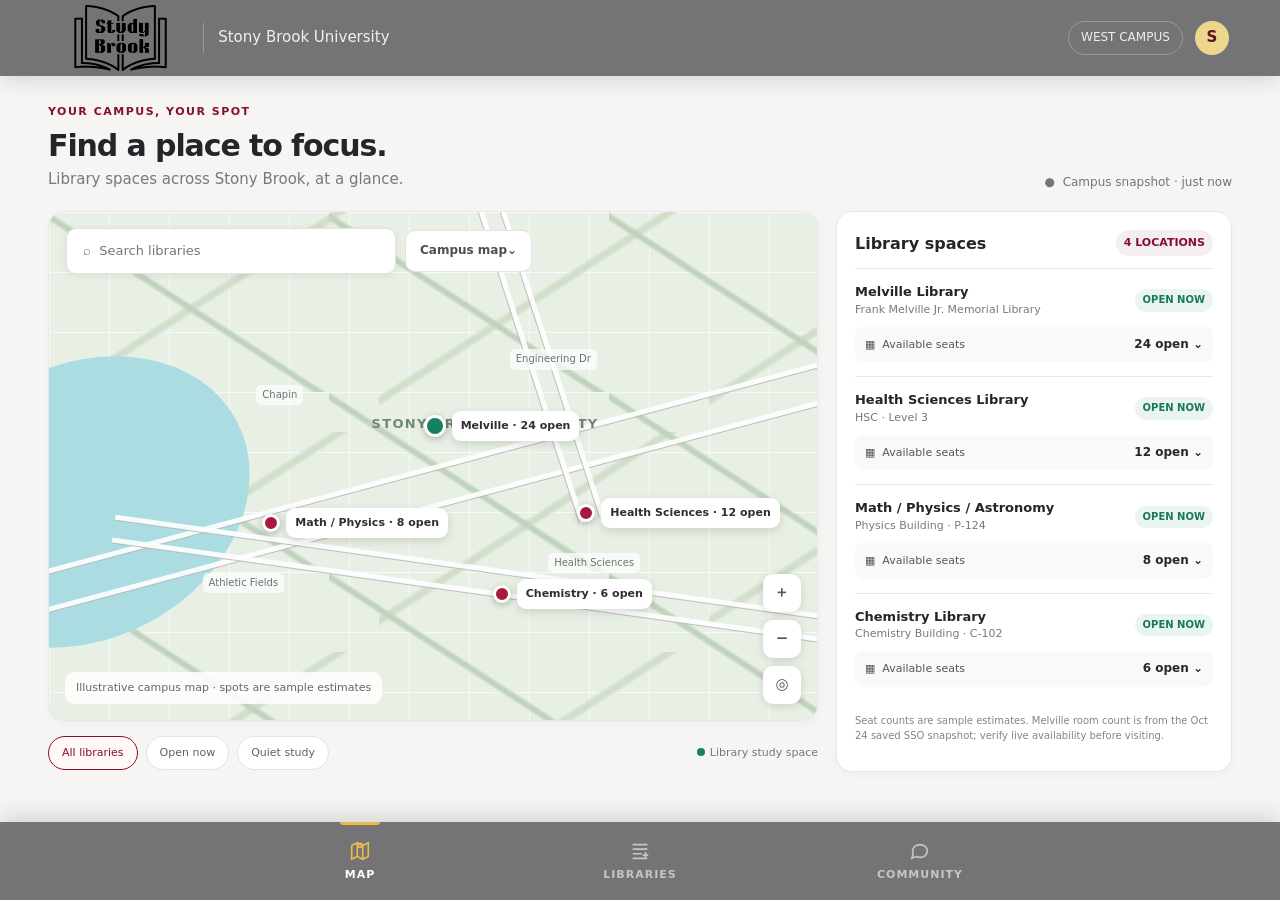
<file: index.html>
<!doctype html>
<html lang="en">
<head>
<meta charset="utf-8"><meta name="viewport" content="width=device-width,initial-scale=1"><meta name="theme-color" content="#7b1729">
<title>Seawolf Study Spot</title>
<style>
:root{--red:#850f2d;--red2:#a9183b;--ink:#25242a;--muted:#777782;--line:#e9e7e7;--paper:#fff;--bg:#f6f5f4;--green:#187a57;--gold:#e9b949}*{box-sizing:border-box}body{margin:0;background:var(--bg);color:var(--ink);font:15px/1.45 Inter,ui-sans-serif,system-ui,-apple-system,"Segoe UI",sans-serif}button,input,select,textarea{font:inherit}button{cursor:pointer}.app{min-height:100vh;display:flex;flex-direction:column}.topbar{height:76px;background:#262529;color:white;display:flex;align-items:center;padding:0 clamp(18px,4vw,56px);gap:14px;box-shadow:0 4px 20px #0002}.mark{font-size:26px;font-weight:900;letter-spacing:-1.5px}.mark span{color:#e5b649}.brandline{height:30px;width:1px;background:#ffffff45}.campus{font-size:15px;color:#f2eff0}.topright{margin-left:auto;display:flex;align-items:center;gap:12px}.pill{border:1px solid #ffffff42;border-radius:99px;padding:7px 12px;font-size:12px;color:#eee}.avatar{width:34px;height:34px;background:#edd78d;color:#5c1424;border-radius:50%;display:grid;place-items:center;font-weight:800}.main{width:min(1240px,100%);padding:28px 28px 108px;margin:0 auto;flex:1}.heading{display:flex;align-items:flex-end;justify-content:space-between;margin-bottom:20px}.eyebrow{font-size:11px;font-weight:800;letter-spacing:1.5px;color:var(--red);text-transform:uppercase}.heading h1{font-size:30px;letter-spacing:-1.1px;margin:4px 0 2px}.sub{color:var(--muted);margin:0}.updated{font-size:12px;color:#75737b}.tabbar{position:fixed;z-index:5;bottom:0;left:0;right:0;height:78px;background:#29282d;color:#c7c4c7;display:flex;justify-content:center;box-shadow:0 -6px 22px #0002}.tabs{display:flex;width:min(840px,100%)}.tab{position:relative;flex:1;background:none;border:0;color:inherit;font-size:11px;font-weight:800;letter-spacing:1px;display:flex;gap:5px;align-items:center;justify-content:center;flex-direction:column}.tab svg{width:22px;height:22px;stroke:currentColor;fill:none;stroke-width:1.8}.tab.active{color:white}.tab.active:before{content:"";position:absolute;top:0;width:40px;height:3px;border-radius:0 0 4px 4px;background:#e9b949}.tab.active svg{color:#e9b949}.panel{display:none}.panel.active{display:block}.mapgrid{display:grid;grid-template-columns:minmax(0,1.75fr) minmax(285px,.9fr);gap:18px}.card{background:white;border:1px solid var(--line);border-radius:16px;box-shadow:0 3px 10px #24212a08}.mapcard{position:relative;overflow:hidden;min-height:510px;background:#dbe9e8}.maphead{position:absolute;z-index:2;left:17px;right:17px;top:16px;display:flex;align-items:center;gap:9px}.search{background:white;border:1px solid #e5e1e1;border-radius:10px;padding:11px 14px;box-shadow:0 2px 8px #2221;flex:1;max-width:330px}.search input{border:0;outline:0;width:100%;font-size:13px}.maptype{background:white;border:1px solid #e5e1e1;border-radius:10px;padding:11px 14px;color:#504d52;font-weight:650;font-size:12px}.mapart{position:absolute;inset:0;background-color:#e8f0e5;background-image:linear-gradient(33deg,transparent 47%,#c0d3be 48%,#c0d3be 49%,transparent 50%),linear-gradient(147deg,transparent 42%,#d1deca 43%,#d1deca 44%,transparent 45%),linear-gradient(90deg,#fff9 1px,transparent 1px),linear-gradient(#fff9 1px,transparent 1px);background-size:280px 180px,330px 220px,60px 60px,60px 60px}.lake{position:absolute;background:#aadce2;border-radius:50%;width:45%;height:54%;top:30%;left:-18%;transform:rotate(-28deg)}.road{position:absolute;border:5px solid #fff;border-left:0;border-right:0;opacity:.9;filter:drop-shadow(0 1px 0 #b9b8b5)}.road.one{width:130%;height:42px;top:48%;left:-10%;transform:rotate(-15deg)}.road.two{width:100%;height:28px;top:70%;left:8%;transform:rotate(8deg)}.road.three{width:50%;height:26px;top:22%;left:38%;transform:rotate(72deg)}.campusname{position:absolute;left:42%;top:40%;font-size:13px;font-weight:800;letter-spacing:1.3px;color:#718777}.maplabel{position:absolute;font-size:10px;color:#6a7770;background:#ffffffb5;padding:3px 6px;border-radius:5px}.pin{position:absolute;border:0;background:none;display:flex;align-items:center;gap:6px;color:#312d32}.pin b{font-size:11px;background:white;padding:7px 9px;border-radius:9px;box-shadow:0 3px 10px #0002;white-space:nowrap}.pin i{display:block;background:var(--red2);border:3px solid white;border-radius:50%;width:18px;height:18px;box-shadow:0 2px 7px #0004}.pin.selected i{background:#168160;width:22px;height:22px}.pin.p1{left:48%;top:39%}.pin.p2{left:68%;top:56%}.pin.p3{left:27%;top:58%}.pin.p4{left:57%;top:72%}.mapcontrols{position:absolute;right:16px;bottom:16px;display:flex;flex-direction:column;gap:8px}.mapcontrols button{border:0;background:white;border-radius:10px;width:38px;height:38px;color:#555;box-shadow:0 2px 8px #0002;font-weight:700}.mapnote{position:absolute;left:16px;bottom:16px;background:#ffffffdb;padding:8px 11px;border-radius:9px;font-size:11px;color:#69656a}.side{padding:18px}.sidehead{display:flex;justify-content:space-between;align-items:center;margin-bottom:12px}.sidehead h2{font-size:16px;margin:0}.count{font-size:11px;background:#f5eef0;color:var(--red);padding:5px 8px;border-radius:20px;font-weight:700}.librow{padding:14px 0;border-top:1px solid var(--line);display:grid;grid-template-columns:1fr auto;gap:3px 8px;align-items:center}.libname{font-weight:750;font-size:13px}.location{font-size:11px;color:var(--muted)}.openbadge{font-size:10px;color:var(--green);font-weight:800;background:#eaf5ef;border-radius:20px;padding:4px 8px}.seatbutton{grid-column:1/-1;display:flex;align-items:center;justify-content:space-between;border:0;background:#faf9f9;border-radius:8px;padding:9px 10px;margin-top:6px;color:#555;font-size:11px}.seatbutton strong{color:#28262a;font-size:12px}.seatdetails{display:none;grid-column:1/-1;background:#fbfaf9;border-radius:8px;padding:9px 10px;color:#716d72;font-size:11px}.seatdetails.show{display:block}.mini-progress{height:5px;background:#e8e6e6;border-radius:9px;margin:8px 0 4px}.mini-progress span{display:block;background:#49a37e;height:100%;border-radius:9px}.disclaimer{font-size:10px;color:#85818a;margin-top:12px;line-height:1.5}.mapfooter{margin-top:15px;display:flex;gap:8px;align-items:center;flex-wrap:wrap}.filter{border:1px solid #e6e2e2;background:white;color:#625e64;border-radius:99px;padding:8px 13px;font-size:11px}.filter.active{border-color:var(--red);color:var(--red);background:#fff7f8}.legend{margin-left:auto;color:#777;font-size:11px}.legend em{display:inline-block;width:8px;height:8px;background:#168160;border-radius:50%;margin-right:5px}.listcard{padding:20px}.toolbar{display:flex;gap:10px;align-items:center;margin:18px 0;flex-wrap:wrap}.toolbar .search{box-shadow:none;max-width:none}.liblist{display:grid;grid-template-columns:repeat(2,minmax(0,1fr));gap:14px}.libtile{padding:18px}.tiletop{display:flex;justify-content:space-between;align-items:flex-start}.tiletop h3{font-size:16px;margin:0}.tiletop p{margin:4px 0 0;color:var(--muted);font-size:12px}.tilebadge{border-radius:99px;background:#eaf5ef;color:var(--green);padding:5px 9px;font-size:10px;font-weight:800}.tilemetrics{display:flex;gap:20px;margin:16px 0 12px}.metric small{display:block;color:#858089;font-size:10px}.metric strong{font-size:14px}.expand{border:0;border-top:1px solid var(--line);width:100%;background:white;padding:12px 0 0;text-align:left;color:var(--red);font-size:12px;font-weight:750;display:flex;justify-content:space-between}.floorlist{display:none;margin-top:12px}.floorlist.show{display:block}.floor{display:flex;align-items:center;gap:9px;padding:8px 0;border-top:1px solid #f0eeee;font-size:11px}.floor span:first-child{min-width:72px;color:#6f6b72}.bar{height:6px;border-radius:10px;background:#eee;flex:1;overflow:hidden}.bar i{display:block;background:#54a67c;height:100%;border-radius:10px}.floor strong{font-size:10px;min-width:32px;text-align:right}.community-layout{display:grid;grid-template-columns:minmax(0,1.5fr) minmax(260px,.7fr);gap:18px;align-items:start}.feed{display:flex;flex-direction:column;gap:12px}.compose{padding:18px}.compose h2{font-size:16px;margin:0 0 12px}.compose-row{display:flex;gap:10px;align-items:flex-start}.compose textarea{width:100%;min-height:76px;border:1px solid #e7e3e4;border-radius:10px;padding:11px;resize:vertical;outline-color:var(--red)}.composefoot{display:flex;align-items:center;gap:8px;margin-top:10px}.composefoot select{padding:8px 10px;border:1px solid #e7e3e4;border-radius:9px;font-size:11px;background:white}.primary{margin-left:auto;border:0;background:var(--red);color:white;border-radius:9px;padding:9px 14px;font-weight:750;font-size:12px}.post{padding:17px}.postmeta{display:flex;align-items:center;gap:9px}.postavatar{width:34px;height:34px;border-radius:50%;background:#f1e3c8;display:grid;place-items:center;font-size:12px;font-weight:800;color:#6e5226}.postname{font-size:12px;font-weight:800}.posttime{font-size:10px;color:#8a858d}.tag{font-size:10px;font-weight:800;border-radius:30px;padding:4px 8px;margin-left:auto;background:#fff2df;color:#976319}.tag.study{background:#edf0f8;color:#555d8c}.tag.question{background:#f5eaf4;color:#8b4f80}.post h3{font-size:14px;margin:13px 0 5px}.post p{font-size:12px;color:#625f65;margin:0;line-height:1.55}.postactions{display:flex;gap:15px;margin-top:13px}.postactions button{border:0;background:none;padding:0;color:#77717a;font-size:11px}.postactions button:hover{color:var(--red)}.commentbox{display:none;margin-top:11px}.commentbox.show{display:flex;gap:8px}.commentbox input{flex:1;border:1px solid var(--line);border-radius:8px;padding:8px 10px;font-size:11px}.commentbox button{border:0;background:#f6edf0;color:var(--red);border-radius:8px;padding:7px 10px;font-size:11px}.community-side{padding:18px}.community-side h2{margin:0;font-size:15px}.community-side p{color:#77727a;font-size:11px;margin:6px 0 15px}.rule{border-top:1px solid var(--line);padding:11px 0;font-size:11px;color:#656168}.rule b{display:block;color:#302e32;margin-bottom:3px}.notice{background:#f9f5e9;border-radius:10px;padding:11px;font-size:10px;color:#766541;line-height:1.5}.empty{padding:35px;text-align:center;color:var(--muted)}.toast{position:fixed;bottom:92px;left:50%;transform:translate(-50%,12px);background:#262529;color:white;padding:10px 15px;border-radius:9px;font-size:12px;opacity:0;transition:.2s;pointer-events:none;z-index:10}.toast.show{opacity:1;transform:translate(-50%,0)}
@media(max-width:850px){.main{padding:22px 16px 104px}.mapgrid,.community-layout{grid-template-columns:1fr}.mapcard{min-height:440px}.liblist{grid-template-columns:1fr 1fr}.heading h1{font-size:25px}.updated{display:none}.side{padding:15px}.mapcard{order:-1}}
@media(max-width:540px){.topbar{height:64px;padding:0 15px}.mark{font-size:23px}.campus{font-size:12px}.pill{display:none}.main{padding:20px 13px 99px}.heading{margin-bottom:15px}.heading h1{font-size:23px}.sub{font-size:12px}.mapcard{min-height:400px}.maphead{left:10px;right:10px;top:10px}.maptype{padding:10px;font-size:10px}.search{padding:10px}.pin b{font-size:9px}.pin.p1{left:40%}.pin.p2{left:62%}.pin.p3{left:19%}.pin.p4{left:48%}.liblist{grid-template-columns:1fr}.tabbar{height:72px}.tab{font-size:9px}.filter{padding:7px 10px}.legend{width:100%;margin-left:0}.community-side{order:2}}
.room-info{grid-column:1/-1;margin-top:5px;border:1px solid #eee8e8;background:#fffafa;border-radius:9px;padding:10px}.room-line{display:flex;justify-content:space-between;align-items:center;gap:8px;font-size:11px}.room-line strong{font-size:12px}.room-muted{color:#77727a;font-size:10px;margin-top:4px}.room-snapshot{margin-top:7px;padding-top:7px;border-top:1px solid #eee8e8;color:#706b72;font-size:10px}.room-links{display:flex;gap:8px;flex-wrap:wrap;margin-top:9px}.room-links a{font-size:10px;color:var(--red);font-weight:750;text-decoration:none;border:1px solid #ead9dd;border-radius:7px;padding:6px 8px;background:white}.room-detail-list{display:none;margin-top:8px;padding-top:6px;border-top:1px solid #eee8e8}.room-detail-list.show{display:block}.room-detail{display:flex;justify-content:space-between;gap:8px;font-size:10px;padding:4px 0;color:#69656c}.room-detail b{color:#37343a}.map-librow{padding:13px 0;border-top:1px solid var(--line)}.map-libhead{display:flex;justify-content:space-between;align-items:flex-start;gap:8px}.map-libname{font-weight:750;font-size:12px}.map-libarea{font-size:10px;color:var(--muted);margin-top:2px}.map-quickstats{display:flex;gap:12px;margin-top:8px;color:#66616a;font-size:10px}.map-quickstats strong{color:#26242a}.map-more{border:0;background:#f8f2f3;color:var(--red);border-radius:7px;padding:7px 9px;margin-top:8px;font-size:10px;font-weight:750}.workstations{border:1px solid #eee8e8;background:#faf9f9;border-radius:10px;padding:11px;margin:4px 0 12px}.workstations h4{font-size:11px;margin:0 0 7px}.workstation-row{display:flex;justify-content:space-between;padding:5px 0;border-top:1px solid #eeebeb;font-size:11px}.workstation-row strong{font-size:12px}.workstation-note{font-size:10px;color:#77727a;margin-top:5px}.libtile{padding:20px}.tiletop h3{font-size:19px}.tiletop p{font-size:14px}.tilebadge{font-size:12px;padding:7px 12px}.tilemetrics{gap:30px;margin:18px 0 14px}.metric small{font-size:13px}.metric strong{font-size:18px}.floorlist{display:block;margin-top:2px}.floor{gap:12px;padding:11px 0;font-size:14px;min-height:47px}.floor span:first-child{flex:0 0 32%;min-width:0;color:#716d72}.floor strong{font-size:13px;min-width:58px}.floor-toggle{width:100%;text-align:left;color:inherit;font-family:inherit;cursor:pointer}.floor-toggle:hover{background:#fcfbfb}.floor-toggle:focus-visible{outline:2px solid var(--red);outline-offset:2px}.floor-caret{flex:none;color:var(--red);font-weight:800}.zone-detail{display:none;background:#fbf9f9;border:1px solid #eee8e8;border-radius:9px;padding:10px 12px;margin:0 0 8px 0}.zone-detail.show{display:block}.zone-detail-row{display:flex;justify-content:space-between;align-items:center;gap:10px;padding:7px 0;border-bottom:1px solid #eee8e8;font-size:13px;color:#6c6870}.zone-detail-row strong{font-size:14px;color:#29272d;white-space:nowrap}.zone-detail-note{margin:7px 0;color:#77727a;font-size:11px}.zone-reserve{display:inline-block;margin-top:5px;color:var(--red);font-size:12px;font-weight:750;text-decoration:none}.zone-reserve:hover{text-decoration:underline}.libtile .disclaimer{font-size:12px;margin-top:10px}.floor-toggle{appearance:none;border:0;background:transparent;padding:11px 0;box-shadow:none;font-family:inherit;color:inherit;text-align:left}.floor-toggle:focus-visible{outline:2px solid var(--red);outline-offset:2px;border-radius:4px}.floor span:first-child{flex:0 0 40%}.topbar,.tabbar{background:#747477}.spot-logo{display:block;width:138px;height:68px;object-fit:contain}@media(max-width:540px){.spot-logo{width:82px;height:48px}}</style></head><body>
<div class="app"><header class="topbar"><div class="mark"><img class="spot-logo" src="spot-logo.png" alt="SPOT"></div><div class="brandline"></div><div class="campus">Stony Brook University</div><div class="topright"><span class="pill">WEST CAMPUS</span><div class="avatar">S</div></div></header>
<main class="main"><section class="heading"><div><div class="eyebrow">Your campus, your spot</div><h1 id="pageTitle">Find a place to focus.</h1><p class="sub" id="pageSub">Library spaces across Stony Brook, at a glance.</p></div><div class="updated">● &nbsp;Campus snapshot · just now</div></section>
<section class="panel active" id="mapPanel"><div class="mapgrid"><div><div class="card mapcard"><div class="mapart"><div class="lake"></div><div class="road one"></div><div class="road two"></div><div class="road three"></div><div class="campusname">STONY BROOK UNIVERSITY</div><span class="maplabel" style="left:27%;top:34%">Chapin</span><span class="maplabel" style="left:60%;top:27%">Engineering Dr</span><span class="maplabel" style="left:65%;top:67%">Health Sciences</span><span class="maplabel" style="left:20%;top:71%">Athletic Fields</span><button class="pin p1 selected" data-lib="Melville Library"><i></i><b>Melville · 24 open</b></button><button class="pin p2" data-lib="Health Sciences Library"><i></i><b>Health Sciences · 12 open</b></button><button class="pin p3" data-lib="Math / Physics / Astronomy"><i></i><b>Math / Physics · 8 open</b></button><button class="pin p4" data-lib="Chemistry Library"><i></i><b>Chemistry · 6 open</b></button></div><div class="maphead"><label class="search"><input id="mapSearch" placeholder="⌕  Search libraries" aria-label="Search libraries"></label><button class="maptype">Campus map⌄</button></div><div class="mapcontrols"><button title="Zoom in">＋</button><button title="Zoom out">−</button><button title="My location">◎</button></div><div class="mapnote">Illustrative campus map · spots are sample estimates</div></div><div class="mapfooter"><button class="filter active">All libraries</button><button class="filter">Open now</button><button class="filter">Quiet study</button><span class="legend"><em></em>Library study space</span></div></div><aside class="card side"><div class="sidehead"><h2>Library spaces</h2><span class="count">4 LOCATIONS</span></div><div id="mapLibs"></div><p class="disclaimer">Seat counts are sample estimates. Melville room count is from the Oct 24 saved SSO snapshot; verify live availability before visiting.</p></aside></div></section>
<section class="panel" id="librariesPanel"><div class="card listcard"><div class="sidehead"><div><h2>Libraries around campus</h2><span class="location">Pick a location to see sample open spots by floor.</span></div><span class="count">4 LOCATIONS</span></div><div class="toolbar"><label class="search"><input id="librarySearch" placeholder="⌕  Search by library or area"></label><button class="filter active" data-filter="all">All locations</button><button class="filter" data-filter="open">Open now</button></div><div class="liblist" id="libraryCards"></div><p class="disclaimer">Hours are illustrative for this prototype; live occupancy is not connected. See <a href="https://library.stonybrook.edu/libraries/" target="_blank" rel="noreferrer">official library hours</a> before you go.</p></div></section>
<section class="panel" id="communityPanel"><div class="community-layout"><div class="feed"><div class="card compose"><h2>Share with the campus</h2><div class="compose-row"><textarea id="postText" placeholder="Report a space issue, ask a question, or find a study buddy…"></textarea></div><div class="composefoot"><select id="postType" aria-label="Post type"><option value="Issue">Report an issue</option><option value="Study">Study buddy</option><option value="Question">Question</option></select><span style="font-size:10px;color:#89858a">Be kind. Keep personal info private.</span><button class="primary" id="submitPost">Post</button></div></div><div id="posts" class="feed"></div></div><aside class="card community-side"><h2>Campus community</h2><p>Small updates make shared study spaces better for everyone.</p><div class="rule"><b>🔧 Report a facility issue</b>Broken outlet, missing supplies, or a room that needs attention.</div><div class="rule"><b>📚 Find a study buddy</b>Start a low-pressure study session in a public campus space.</div><div class="rule"><b>💬 Ask the community</b>Share helpful tips about quiet areas and resources.</div><div class="notice">Prototype feed only. Posts stay in this browser session and are not sent to the University or other students.</div></aside></div></section>
</main><nav class="tabbar" aria-label="Main navigation"><div class="tabs"><button class="tab active" data-tab="map"><svg viewBox="0 0 24 24"><path d="m3 6 6-3 6 3 6-3v15l-6 3-6-3-6 3zM9 3v15m6-12v15"/><path d="M12 8a2.2 2.2 0 1 0 0-4.4A2.2 2.2 0 0 0 12 8Z"/></svg>MAP</button><button class="tab" data-tab="libraries"><svg viewBox="0 0 24 24"><path d="M4 5h16M4 10h16M4 15h10M4 20h16"/><path d="M18 13v7m-3-3.5h6"/></svg>LIBRARIES</button><button class="tab" data-tab="community"><svg viewBox="0 0 24 24"><path d="M20 11.5a7.5 7.5 0 0 1-8 7.5 8.7 8.7 0 0 1-4-.9L3 20l1.5-4A7.3 7.3 0 0 1 4 12C4 7.9 7.6 5 12 5s8 2.9 8 6.5Z"/><path d="M8 12h.01M12 12h.01M16 12h.01"/></svg>COMMUNITY</button></div></nav><div class="toast" id="toast"></div></div>
<script>
const libs=[{name:'Melville Library',area:'Frank Melville Jr. Memorial Library',open:24,total:68,hours:'Open 24 hours',floors:[['North Reading Room',12,28],['Central Reading Room',8,22],['Main Stacks',4,18]]},{name:'Health Sciences Library',area:'HSC · Level 3',open:12,total:32,hours:'Open until 11:59 pm',floors:[['Quiet study',5,12],['Group study',4,10],['Reading area',3,10]]},{name:'Math / Physics / Astronomy',area:'Physics Building · P-124',open:8,total:20,hours:'Open until 10:00 pm',floors:[['Main reading area',5,12],['Study tables',3,8]]},{name:'Chemistry Library',area:'Chemistry Building · C-102',open:6,total:16,hours:'Open until 7:00 pm',floors:[['Reading room',4,10],['Study tables',2,6]]}];
const samplePosts=[{name:'Maya R.',initials:'MR',time:'8 min ago',type:'Issue',title:'A few outlets aren’t working in North Reading Room',body:'The outlets along the window side on the first floor seem to be out. The tables are still usable, but you may want to bring a charged laptop.',likes:6,comments:2},{name:'Jordan K.',initials:'JK',time:'21 min ago',type:'Study',title:'Anyone studying for BIO 203 this afternoon?',body:'I’ll be at Melville around 3:30, probably in the North Reading Room. Happy to review lecture notes together for an hour.',likes:4,comments:1},{name:'Seawolf student',initials:'S',time:'39 min ago',type:'Question',title:'Quiet spots near the Health Sciences campus?',body:'Looking for somewhere calm to read between classes. Is the HSC library usually quiet around lunchtime?',likes:3,comments:3}];
function libRow(l){let pct=Math.round(l.open/l.total*100);return `<div class="librow"><div><div class="libname">${l.name}</div><div class="location">${l.area}</div></div><span class="openbadge">${l.hours.includes('Open')?'OPEN':'CLOSED'}</span><button class="seatbutton" aria-expanded="false"><span>▦ &nbsp;Available seats</span><strong>${l.open} open <span>⌄</span></strong></button><div class="seatdetails">${l.open} of ${l.total} sample seats shown as available<div class="mini-progress"><span style="width:${pct}%"></span></div>Occupancy estimate · updated just now</div></div>`}
function renderMap(){document.getElementById('mapLibs').innerHTML=libs.map(libRow).join('');document.querySelectorAll('.seatbutton').forEach(b=>b.onclick=()=>{b.setAttribute('aria-expanded',b.getAttribute('aria-expanded')!=='true');b.nextElementSibling.classList.toggle('show')})}
function renderCards(filter='all',query=''){let list=libs.filter(l=>(filter!=='open'||l.open>0)&&(`${l.name} ${l.area}`.toLowerCase().includes(query.toLowerCase())));document.getElementById('libraryCards').innerHTML=list.length?list.map((l,i)=>`<article class="card libtile"><div class="tiletop"><div><h3>${l.name}</h3><p>${l.area}</p></div><span class="tilebadge">OPEN NOW</span></div><div class="tilemetrics"><div class="metric"><small>Sample open spots</small><strong>${l.open} <span style="color:#89858a;font-size:11px;font-weight:500">of ${l.total}</span></strong></div><div class="metric"><small>Hours today</small><strong style="font-size:12px">${l.hours.replace('Open ','')}</strong></div></div><button class="expand" aria-expanded="false">See spots by area <span>⌄</span></button><div class="floorlist">${l.floors.map(f=>`<div class="floor"><span>${f[0]}</span><div class="bar"><i style="width:${Math.round(f[1]/f[2]*100)}%"></i></div><strong>${f[1]} open</strong></div>`).join('')}<p class="disclaimer">Availability shown is sample data, not a live seat count.</p></div></article>`).join(''):'<div class="empty">No matching libraries. Try another search.</div>';document.querySelectorAll('.expand').forEach(b=>b.onclick=()=>{b.setAttribute('aria-expanded',b.getAttribute('aria-expanded')!=='true');b.nextElementSibling.classList.toggle('show')})}
function postMarkup(p,i){return `<article class="card post"><div class="postmeta"><div class="postavatar">${p.initials}</div><div><div class="postname">${p.name}</div><div class="posttime">${p.time}</div></div><span class="tag ${p.type==='Study'?'study':p.type==='Question'?'question':''}">${p.type}</span></div><h3>${p.title}</h3><p>${p.body}</p><div class="postactions"><button class="like">♡ &nbsp;Helpful · ${p.likes}</button><button class="commenttoggle">▢ &nbsp;Reply · ${p.comments}</button><button class="share">↗ &nbsp;Share</button></div><div class="commentbox"><input placeholder="Write a friendly reply…"><button>Reply</button></div></article>`}
let posts=[...samplePosts];function renderPosts(){document.getElementById('posts').innerHTML=posts.length?posts.map(postMarkup).join(''):'<div class="card empty">No posts yet. Start the conversation.</div>';document.querySelectorAll('.like').forEach(b=>b.onclick=()=>{let n=Number(b.textContent.match(/\d+/)?.[0]||0);b.innerHTML=`♥ &nbsp;Helpful · ${n+1}`;b.style.color='var(--red)'});document.querySelectorAll('.commenttoggle').forEach(b=>b.onclick=()=>b.parentElement.nextElementSibling.classList.toggle('show'));document.querySelectorAll('.commentbox button').forEach(b=>b.onclick=()=>{let inp=b.previousElementSibling;if(inp.value.trim()){toast('Reply added in this demo');inp.value=''}});document.querySelectorAll('.share').forEach(b=>b.onclick=()=>toast('Post link copied (demo)'))}
const titleMap={map:['Find a place to focus.','Library spaces across Stony Brook, at a glance.'],libraries:['Find your next study spot.','Compare sample open spaces across campus libraries.'],community:['Good spaces work better together.','Share a helpful update with the Seawolf community.']};document.querySelectorAll('.tab').forEach(b=>b.onclick=()=>{document.querySelectorAll('.tab').forEach(t=>t.classList.toggle('active',t===b));document.querySelectorAll('.panel').forEach(p=>p.classList.remove('active'));document.getElementById(b.dataset.tab+'Panel').classList.add('active');document.getElementById('pageTitle').textContent=titleMap[b.dataset.tab][0];document.getElementById('pageSub').textContent=titleMap[b.dataset.tab][1];window.scrollTo({top:0,behavior:'smooth'})});
document.getElementById('librarySearch').oninput=e=>renderCards(document.querySelector('.toolbar .filter.active')?.dataset.filter||'all',e.target.value);document.querySelectorAll('.toolbar .filter').forEach(b=>b.onclick=()=>{document.querySelectorAll('.toolbar .filter').forEach(x=>x.classList.toggle('active',x===b));renderCards(b.dataset.filter,document.getElementById('librarySearch').value)});document.getElementById('mapSearch').oninput=e=>{let q=e.target.value.toLowerCase();document.querySelectorAll('.pin').forEach(p=>p.style.opacity=p.dataset.lib.toLowerCase().includes(q)?'1':'.2')};document.querySelectorAll('.pin').forEach(p=>p.onclick=()=>{document.querySelectorAll('.pin').forEach(x=>x.classList.toggle('selected',x===p));toast(`${p.dataset.lib} selected`) });
document.querySelectorAll('.mapfooter .filter').forEach(b=>b.onclick=()=>{document.querySelectorAll('.mapfooter .filter').forEach(x=>x.classList.toggle('active',x===b));toast(`${b.textContent.trim()} filter selected`) });document.getElementById('submitPost').onclick=()=>{let text=document.getElementById('postText'),body=text.value.trim();if(!body){toast('Write a short update before posting');text.focus();return}let type=document.getElementById('postType').value;posts.unshift({name:'You',initials:'Y',time:'just now',type,title:type==='Issue'?'Campus space update':type==='Study'?'Study session invite':'Community question',body,likes:0,comments:0});text.value='';renderPosts();toast('Your post was added to this demo')};let toastTimer;function toast(msg){let t=document.getElementById('toast');t.textContent=msg;t.classList.add('show');clearTimeout(toastTimer);toastTimer=setTimeout(()=>t.classList.remove('show'),2200)}
const reserveRoomsUrl='https://library.stonybrook.edu/services/access-services/places-to-study/study-rooms/';
const viewRoomsUrl='https://library.stonybrook.edu/services/access-services/places-to-study/study-rooms/view-study-rooms/';
libs[0].rooms={available:26,snapshot:'Oct 24, 2026 · 7:42 PM'};
function libraryStatus(l){return l.hours.startsWith('Open')?'OPEN NOW':'CLOSED'}
function floorRow(f,interactive=false){const pct=Math.round(f[1]/f[2]*100),contents=`<span>${f[0]}</span><div class="bar"><i style="width:${pct}%"></i></div><strong>${f[1]} open</strong>`;if(!interactive)return `<div class="floor">${contents}</div>`;const id=f[0]==='North Reading Room'?'north':'central';return `<div class="floor-group"><button class="floor floor-toggle" aria-expanded="false" aria-controls="${id}-details">${contents}<span class="floor-caret">⌄</span></button><div class="zone-detail" id="${id}-details"><div class="zone-detail-row"><span>Computer workstation spots</span><strong>${id==='north'?'44':'46'} seats</strong></div><div class="zone-detail-row"><span>Study rooms open</span><strong>${id==='north'?'16 open*':'10 open*'}</strong></div><p class="zone-detail-note">*Saved SSO snapshot · ${libs[0].rooms.snapshot}. ${id==='north'?'12 group + 4 nearby solo rooms':'4 collaborative + 6 graduate rooms'}. Verify current times.</p><a class="zone-reserve" href="${reserveRoomsUrl}" target="_blank" rel="noopener">Reserve a study room ↗</a></div></div>`}
function cardAreas(l){return `<div class="floorlist">${l.floors.map(f=>floorRow(f,l.name==='Melville Library'&&(f[0]==='North Reading Room'||f[0]==='Central Reading Room'))).join('')}<p class="disclaimer">${l.name==='Melville Library'?'Seat counts are sample data; workstation totals are SBU-listed. Room counts use a saved snapshot.':'Seat availability shown is sample data, not a live count.'}</p></div>`}
function libraryCard(l){return `<article class="card libtile"><div class="tiletop"><div><h3>${l.name}</h3><p>${l.area}</p></div><span class="tilebadge">${libraryStatus(l)}</span></div><div class="tilemetrics"><div class="metric"><small>Sample open spots</small><strong>${l.open} <span style="color:#89858a;font-size:13px;font-weight:500">of ${l.total}</span></strong></div><div class="metric"><small>Hours today</small><strong>${l.hours.replace('Open ','')}</strong></div></div>${cardAreas(l)}</article>`}
function libRow(l){const pct=Math.round(l.open/l.total*100);return `<div class="librow"><div><div class="libname">${l.name}</div><div class="location">${l.area}</div></div><span class="openbadge">${libraryStatus(l)}</span><button class="seatbutton" aria-expanded="false"><span>▦ &nbsp;Available seats</span><strong>${l.open} open <span>⌄</span></strong></button><div class="seatdetails">${l.open} of ${l.total} sample seats shown as available<div class="mini-progress"><span style="width:${pct}%"></span></div>Occupancy estimate · sample data</div></div>`}
function renderMap(){document.getElementById('mapLibs').innerHTML=libs.map(libRow).join('');document.querySelectorAll('.seatbutton').forEach(b=>b.onclick=()=>{b.setAttribute('aria-expanded',b.getAttribute('aria-expanded')!=='true');b.nextElementSibling.classList.toggle('show')})}
function renderCards(filter='all',query=''){const list=libs.filter(l=>(filter!=='open'||l.open>0)&&(`${l.name} ${l.area}`.toLowerCase().includes(query.toLowerCase())));document.getElementById('libraryCards').innerHTML=list.length?list.map(libraryCard).join(''):'<div class="empty">No matching libraries. Try another search.</div>';document.querySelectorAll('.floor-toggle').forEach(b=>b.onclick=()=>{const open=b.getAttribute('aria-expanded')!=='true';b.setAttribute('aria-expanded',open);document.getElementById(b.getAttribute('aria-controls')).classList.toggle('show',open)})}
renderMap();renderCards();renderPosts();
</script></body></html>
</file>
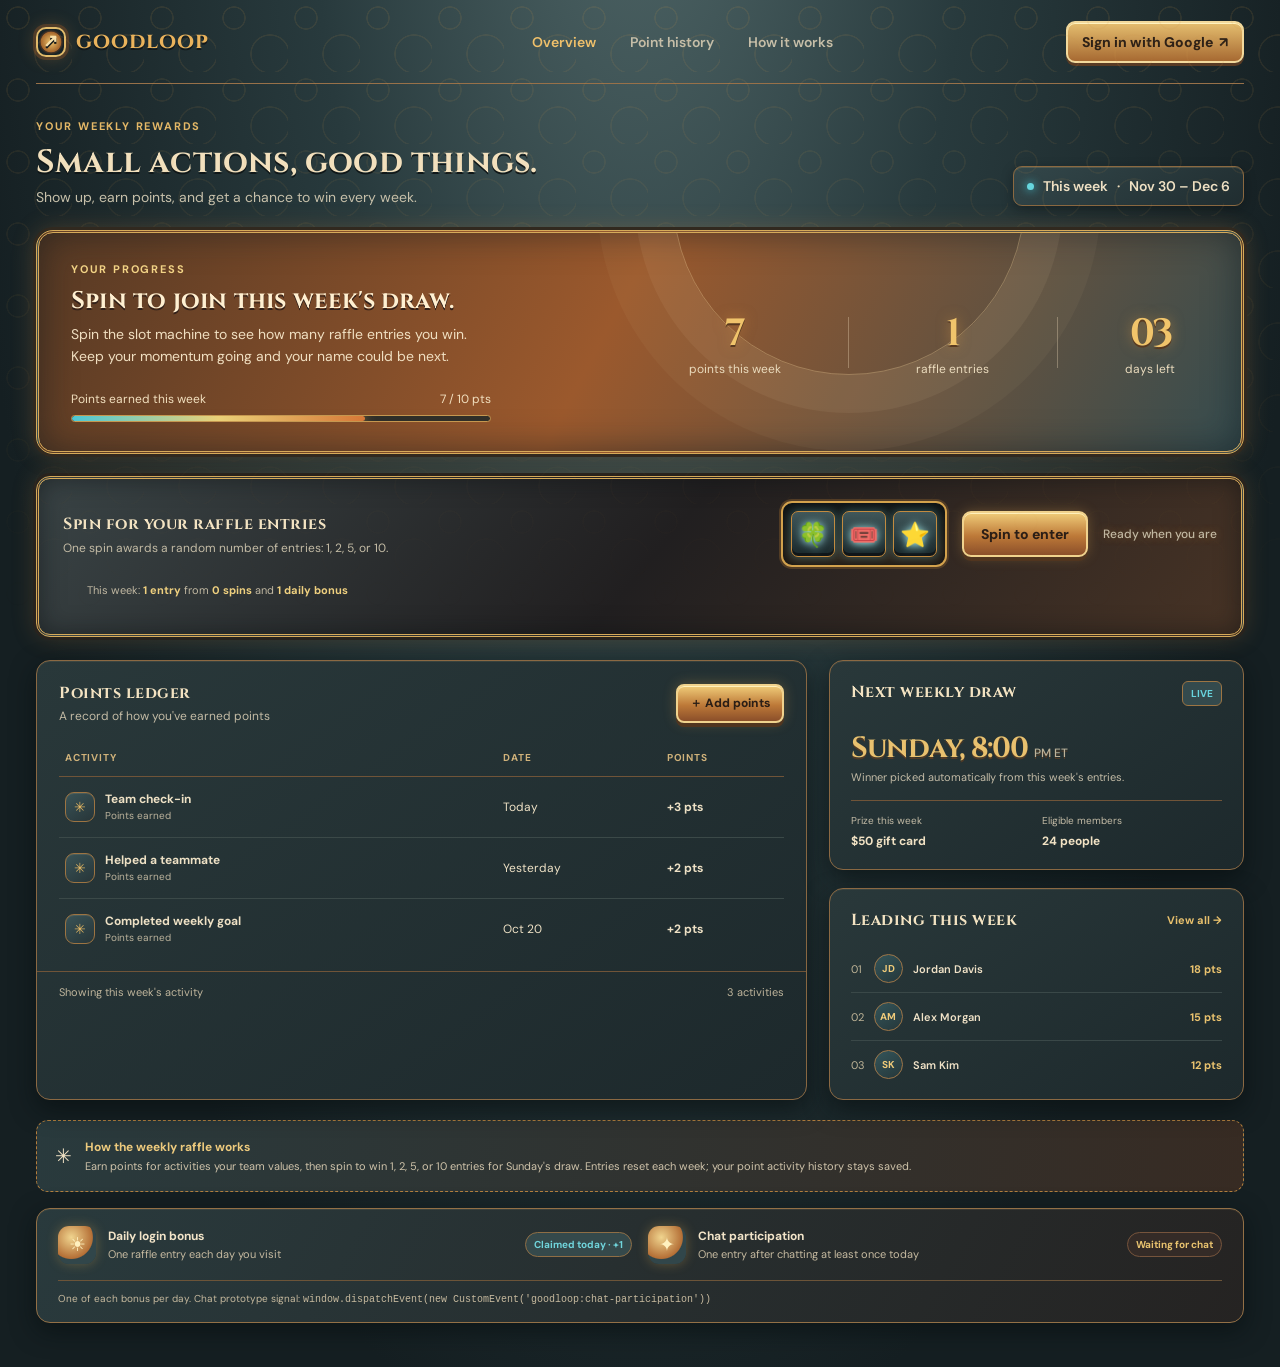
<file: legacy/index.html>
<!doctype html>
<html lang="en">
<head>
  <meta charset="utf-8" />
  <meta name="viewport" content="width=device-width, initial-scale=1" />
  <meta name="theme-color" content="#f7f8f4" />
  <title>Goodloop — Weekly rewards</title>
  <link rel="preconnect" href="https://fonts.googleapis.com">
  <link rel="preconnect" href="https://fonts.gstatic.com" crossorigin>
  <link href="https://fonts.googleapis.com/css2?family=DM+Sans:wght@400;500;600;700;800&family=Cinzel:wght@500;600;700;800&family=IM+Fell+English+SC&display=swap" rel="stylesheet">
  <style>
    :root{--ink:#17251f;--muted:#78837c;--line:#e7ebe5;--paper:#fff;--bg:#f7f8f4;--green:#176b50;--green-dark:#10543f;--mint:#e4f3e9;--lime:#d6f080;--orange:#f1a564;--shadow:0 14px 38px rgba(32,51,41,.055)}
    *{box-sizing:border-box}body{margin:0;background:var(--bg);color:var(--ink);font-family:'DM Sans',sans-serif;font-size:14px}button{font:inherit;cursor:pointer}.app{max-width:1320px;margin:auto;padding:0 36px 44px}.topbar{height:84px;display:flex;align-items:center;justify-content:space-between;border-bottom:1px solid var(--line)}.brand{display:flex;align-items:center;gap:10px;font:800 21px Manrope,sans-serif;letter-spacing:-1px}.brand-mark{width:30px;height:30px;border-radius:10px;background:var(--green);color:#fff;display:grid;place-items:center;font-size:18px}.brand span:last-child{color:var(--green)}.nav{display:flex;gap:34px;margin-left:90px}.nav a{text-decoration:none;color:#737e77;font-weight:600}.nav a.active{color:var(--green)}.profile{display:flex;align-items:center;gap:11px}.avatar{width:36px;height:36px;border-radius:50%;background:#dbe9d5;display:grid;place-items:center;color:var(--green);font-weight:700}.profile-meta{line-height:1.35}.profile-meta strong{display:block;font-size:13px}.profile-meta small{color:var(--muted)}.signin{border:1px solid var(--line);background:#fff;border-radius:9px;padding:10px 14px;font-weight:700;color:var(--ink)}
    main{padding-top:35px}.eyebrow{font-size:11px;text-transform:uppercase;letter-spacing:1.45px;color:var(--green);font-weight:700}.heading-row{display:flex;justify-content:space-between;align-items:end;margin-bottom:24px}.heading-row h1{font:700 34px Manrope,sans-serif;letter-spacing:-1.3px;margin:8px 0 4px}.heading-row p{margin:0;color:var(--muted);font-size:14px}.week-pill{border:1px solid var(--line);border-radius:9px;background:#fff;padding:10px 13px;color:#4e5d54;font-weight:600;display:flex;gap:9px;align-items:center}.week-pill .dot{height:7px;width:7px;background:#48a978;border-radius:50%}
    .hero{background:var(--green);border-radius:17px;color:white;padding:29px 32px;display:grid;grid-template-columns:1fr 1fr;gap:30px;min-height:220px;position:relative;overflow:hidden;box-shadow:var(--shadow)}.hero:after{content:"";position:absolute;width:350px;height:350px;border:1px solid rgba(255,255,255,.12);border-radius:50%;right:18%;top:-210px;box-shadow:0 0 0 38px rgba(255,255,255,.035),0 0 0 76px rgba(255,255,255,.025)}.hero-copy,.hero-stats{position:relative;z-index:1}.hero-copy .eyebrow{color:#b8e2c9}.hero h2{font:700 25px Manrope,sans-serif;letter-spacing:-.7px;margin:9px 0 7px}.hero p{color:#c8dfd2;margin:0;max-width:400px;line-height:1.55}.entry-track{margin-top:24px;max-width:420px}.track-label{display:flex;justify-content:space-between;font-size:12px;color:#d1e4d8;margin-bottom:8px}.track{height:7px;border-radius:8px;background:#ffffff30;overflow:hidden}.track i{display:block;width:68%;height:100%;background:var(--lime);border-radius:8px}.hero-stats{display:flex;align-items:center;justify-content:space-around}.stat{text-align:center}.stat strong{font:800 41px Manrope,sans-serif;letter-spacing:-2px;display:block}.stat span{color:#c9dfd3;font-size:12px}.divider{height:51px;width:1px;background:#ffffff33}
    .slot-card{margin-top:22px;padding:22px 24px;display:grid;grid-template-columns:1fr auto;align-items:center;gap:16px}.slot-copy h3{font:700 17px Manrope,sans-serif;margin:0 0 5px}.slot-copy p{margin:0;color:var(--muted);font-size:12px}.slot-area{display:flex;align-items:center;gap:15px}.reels{display:flex;gap:7px;background:#f2f6ef;padding:8px;border-radius:11px;border:1px solid #e7eee2}.reel{width:44px;height:46px;border-radius:7px;background:#fff;display:grid;place-items:center;font-size:24px;box-shadow:inset 0 -3px #e8ece6}.reels.spinning .reel{animation:reel .11s linear infinite}@keyframes reel{50%{transform:translateY(-3px);filter:blur(1px)}}.spin-btn{border:0;border-radius:9px;background:var(--green);color:#fff;padding:12px 17px;font-weight:700}.spin-btn:hover{background:var(--green-dark)}.spin-btn:disabled{opacity:.6;cursor:wait}.slot-result{font-size:12px;font-weight:700;color:var(--green);min-width:82px}.slot-result.muted{color:var(--muted);font-weight:500}.slot-log{padding:0 24px 15px;color:var(--muted);font-size:11px}.slot-log strong{color:var(--ink)}
    .content-grid{display:grid;grid-template-columns:minmax(0,1.56fr) minmax(310px,.84fr);gap:22px;margin-top:23px}.card{border:1px solid var(--line);background:var(--paper);border-radius:14px;box-shadow:var(--shadow)}.card-head{padding:21px 22px 15px;display:flex;align-items:center;justify-content:space-between}.card-title{font:700 16px Manrope,sans-serif;letter-spacing:-.3px}.card-sub{color:var(--muted);font-size:12px;margin-top:4px}.select{border:1px solid var(--line);border-radius:8px;background:#fff;color:#4b5b51;padding:8px 10px;font-size:12px;font-weight:600}.table-wrap{padding:0 22px 12px}.ledger{width:100%;border-collapse:collapse;text-align:left}.ledger th{font-size:10px;color:#929a94;text-transform:uppercase;letter-spacing:.8px;font-weight:700;padding:12px 6px;border-bottom:1px solid var(--line)}.ledger td{padding:14px 6px;border-bottom:1px solid #f0f2ee;font-size:12px}.ledger tbody tr:last-child td{border:0}.activity{display:flex;align-items:center;gap:10px}.activity-icon{width:30px;height:30px;background:#edf6ee;color:var(--green);border-radius:9px;display:grid;place-items:center;font-size:14px}.activity strong{display:block;font-size:12px}.activity small{color:var(--muted);font-size:10px}.points{font-weight:700;color:var(--green)}.empty{padding:25px;text-align:center;color:var(--muted);display:none}.ledger-footer{border-top:1px solid var(--line);padding:13px 22px;display:flex;justify-content:space-between;color:var(--muted);font-size:11px}.add-points{border:0;background:var(--green);color:#fff;border-radius:8px;padding:9px 12px;font-weight:700;font-size:12px}.right-stack{display:grid;gap:18px;align-content:start}.draw-card{padding:20px 21px}.draw-head{display:flex;justify-content:space-between;align-items:start}.draw-head h3,.leader-head h3{font:700 15px Manrope,sans-serif;margin:0}.tag{background:#eef6ed;color:var(--green);padding:5px 8px;border-radius:6px;font-size:10px;font-weight:700}.draw-number{font:800 31px Manrope,sans-serif;letter-spacing:-1px;margin-top:23px}.draw-number small{font:500 12px 'DM Sans';letter-spacing:0;color:var(--muted)}.draw-desc{color:var(--muted);font-size:11px;margin:2px 0 16px}.draw-info{border-top:1px solid var(--line);padding-top:13px;display:grid;grid-template-columns:1fr 1fr;gap:12px}.draw-info label{display:block;font-size:10px;color:var(--muted);margin-bottom:4px}.draw-info strong{font-size:12px}.leader-card{padding:20px 21px}.leader-head{display:flex;justify-content:space-between;align-items:center;margin-bottom:14px}.leader-head a{color:var(--green);font-size:11px;font-weight:700;text-decoration:none}.leader-row{display:flex;align-items:center;gap:10px;padding:9px 0;border-bottom:1px solid #f0f2ee}.leader-row:last-child{border:0;padding-bottom:0}.rank{font-size:11px;color:#9ba49d;width:13px}.person-avatar{height:29px;width:29px;border-radius:50%;display:grid;place-items:center;background:#f5e9da;color:#95653e;font-size:10px;font-weight:700}.person-avatar.green{background:#e2f0e4;color:var(--green)}.person-avatar.blue{background:#e6edf5;color:#537294}.person{flex:1;font-size:11px;font-weight:600}.leader-points{font-size:11px;font-weight:700}.how{margin-top:20px;border:1px dashed #dce5d8;border-radius:12px;background:#f0f5eb;padding:16px 18px;display:flex;align-items:center;gap:13px}.how-icon{font-size:20px}.how strong{font-size:12px}.how p{margin:3px 0 0;color:var(--muted);font-size:11px;line-height:1.5}.toast{position:fixed;bottom:24px;left:50%;transform:translate(-50%,20px);opacity:0;pointer-events:none;background:#17251f;color:#fff;border-radius:9px;padding:12px 17px;font-size:13px;transition:.25s;box-shadow:0 10px 30px #0002;z-index:10}.toast.show{transform:translate(-50%,0);opacity:1}.modal-backdrop{position:fixed;inset:0;background:#14231db0;display:none;place-items:center;padding:20px;z-index:5}.modal-backdrop.open{display:grid}.modal{background:#fff;border-radius:14px;padding:25px;max-width:390px;width:100%;box-shadow:0 25px 60px #0003}.modal h3{font:700 19px Manrope;margin:0 0 8px}.modal p{color:var(--muted);font-size:13px;line-height:1.55}.modal input{width:100%;padding:11px;border:1px solid var(--line);border-radius:8px;font:inherit;margin:8px 0}.modal-actions{display:flex;gap:8px;justify-content:flex-end;margin-top:10px}.secondary{border:1px solid var(--line);background:#fff;padding:9px 13px;border-radius:8px;font-weight:600}
    @media(max-width:850px){.app{padding:0 20px 30px}.nav{margin:0;gap:18px}.content-grid{grid-template-columns:1fr}.hero{grid-template-columns:1fr}.hero-stats{justify-content:flex-start;gap:28px;padding-top:4px}.divider{height:40px}.hero:after{right:-15%}.week-pill{font-size:11px}.slot-card{grid-template-columns:1fr}.slot-area{justify-content:space-between}}
    @media(max-width:560px){.app{padding:0 14px 24px}.topbar{height:68px}.nav{display:none}.profile-meta{display:none}.heading-row{align-items:start;gap:10px;flex-direction:column}.heading-row h1{font-size:29px}.hero{padding:23px 20px;gap:22px}.hero-stats{gap:17px}.stat strong{font-size:34px}.content-grid{gap:15px}.table-wrap{padding:0 14px 10px;overflow:auto}.ledger{min-width:480px}.card-head{padding:18px 15px 13px}.draw-card,.leader-card{padding:18px}.how{align-items:flex-start}.slot-card{padding:18px 15px}.slot-area{gap:9px;flex-wrap:wrap}.slot-result{min-width:0;width:100%}}
    /* Arcade styling inspired by the supplied slot-machine reference */
    :root{--ink:#fff6df;--muted:#c4b7d8;--line:#573784;--paper:#1d1235;--bg:#100b22;--green:#ffcf28;--green-dark:#ff9c1a;--mint:#32174f;--lime:#ffed68;--orange:#ff8d22;--shadow:0 12px 35px #07030d88}
    body{background:radial-gradient(ellipse at 50% -15%,#682193 0,#281344 36%,#100b22 74%);color:var(--ink);font-family:'DM Sans',sans-serif}
    .topbar{border-bottom:1px solid #6c3e94}.brand{font-family:'Lilita One',sans-serif;letter-spacing:.3px;font-size:24px;text-shadow:0 2px #6b2fa1}.brand-mark{background:linear-gradient(145deg,#ffed4b,#ff8a16);color:#45135a;border:2px solid #fff3a4;box-shadow:0 0 14px #ffb22d88}.brand span:last-child{color:#ffdb45}.nav a{color:#d5c6e7}.nav a.active,.nav a:hover{color:#ffda42}.avatar{background:#a43ac5;color:#fff;border:2px solid #f1a3ff}.profile-meta small{color:#d1c1df}.signin{background:linear-gradient(180deg,#ffdf4a,#ff9b18);color:#471350;border:2px solid #fff0a8;box-shadow:0 4px 0 #a74c0b;font-weight:800}
    .eyebrow{color:#ffdc43;letter-spacing:1.7px}.heading-row h1{font-family:'Lilita One',sans-serif;font-weight:400;letter-spacing:.1px;text-shadow:0 3px 0 #4b216d}.heading-row p{color:#d2c5df}.week-pill{background:#291644;color:#f9eaff;border-color:#74459c;box-shadow:inset 0 0 0 1px #a75ad244}.week-pill .dot{background:#73ffad;box-shadow:0 0 9px #73ffad}
    .hero{background:linear-gradient(112deg,#52178a,#861ba4 48%,#4e1b85);border:2px solid #db63ff;box-shadow:0 0 0 3px #38135e,0 0 24px #d642ff69,inset 0 0 32px #ff57d01f}.hero:after{border-color:#ffb1ff55;box-shadow:0 0 0 38px #ff9dff12,0 0 0 76px #ff9dff0c}.hero-copy .eyebrow{color:#ffe74a}.hero h2{font-family:'Lilita One',sans-serif;font-weight:400;letter-spacing:.2px;text-shadow:0 2px 0 #411360}.hero p{color:#f0dafa}.track{background:#210e3da8;border:1px solid #b94be1}.track i{background:linear-gradient(90deg,#ff9c20,#fff14c);box-shadow:0 0 12px #ffcb36}.track-label{color:#f5e1ff}.stat strong{font-family:'Lilita One',sans-serif;color:#ffe13e;text-shadow:0 3px 0 #a24408,0 0 14px #ffbd30}.stat span{color:#ead8f4}.divider{background:#ffffff48}
    .card{background:linear-gradient(145deg,#24143f,#1a102f);border:1px solid #643d8e;box-shadow:0 8px 25px #0905137a,inset 0 1px #ffffff0d}.slot-card{border:2px solid #d449fa;box-shadow:0 0 0 3px #321351,0 0 22px #dc49ff4f,inset 0 0 20px #ac35d21a}.slot-copy h3,.card-title,.draw-head h3,.leader-head h3{font-family:'Lilita One',sans-serif;font-weight:400;letter-spacing:.2px;color:#fff2ff}.slot-copy p,.card-sub{color:#c8b6d9}.reels{background:linear-gradient(180deg,#100a20,#28123d);border:2px solid #a848dc;box-shadow:inset 0 0 13px #090411}.reel{background:linear-gradient(180deg,#392356,#160e28);color:#fff;border:1px solid #724499;box-shadow:inset 0 -3px #10091c,0 0 7px #bd5bff55;text-shadow:0 1px 7px #fff}.spin-btn,.add-points{background:linear-gradient(180deg,#ffe34d,#ff991a);color:#48164e;border:2px solid #fff0a6;box-shadow:0 4px 0 #a64c0b,0 0 14px #ffb12855;font-weight:800}.spin-btn:hover,.add-points:hover{background:linear-gradient(180deg,#fff16c,#ffae28)}.spin-btn:disabled{background:#84667d;color:#eee;box-shadow:none;border-color:#bdaac5}.slot-result{color:#ffe14a;text-shadow:0 0 8px #ffb63255}.slot-result.muted,.slot-log{color:#c1b0d3}.slot-log strong{color:#ffdc45}
    .ledger th{color:#d3b9e6;border-color:#694792}.ledger td{border-color:#38254f;color:#f4e9ff}.activity-icon{background:#492066;color:#ffdf45;border:1px solid #8350aa}.activity small{color:#bba7ce}.points{color:#ffe14a}.ledger-footer{border-color:#533773;color:#bba7ce}.select{background:#211337;color:#f4eaff;border-color:#67438b}.draw-head h3,.leader-head h3{color:#fff1ff}.tag{background:#4d2470;color:#ffdf49;border:1px solid #9360b6}.draw-number{font-family:'Lilita One',sans-serif;color:#ffda3f;text-shadow:0 2px 0 #8d3e0e}.draw-number small{color:#c3b0d6}.draw-desc,.draw-info label{color:#c6b4d6}.draw-info{border-color:#543773}.leader-head a{color:#ffe047}.leader-row{border-color:#392550}.rank{color:#c2afd4}.person-avatar,.person-avatar.green,.person-avatar.blue{background:#51306c;color:#ffe45b;border:1px solid #9262ad}.person{color:#f5eaff}.leader-points{color:#ffe24b}.how{background:linear-gradient(100deg,#27163e,#32164a);border-color:#8853a6}.how strong{color:#ffe454}.how p{color:#d3c4df}.toast{background:#2d1548;border:1px solid #a84dd1;color:#fff4d1;box-shadow:0 0 18px #d748ed55}.modal-backdrop{background:#0c0616d9}.modal{background:#211336;border:1px solid #8850a9;color:#fff4df;box-shadow:0 0 30px #c949ed44}.modal p{color:#cbb9dc}.modal input{background:#130c20;border-color:#654189;color:#fff}.modal input::placeholder{color:#a994bb}.secondary{background:#301849;color:#fff1ff;border-color:#775092}
    .daily-bonuses{margin-top:16px;padding:17px 21px;display:grid;grid-template-columns:1fr 1fr;gap:16px;background:linear-gradient(120deg,#24143f,#1b112f);border:1px solid #66418b;box-shadow:0 8px 25px #0905137a,inset 0 1px #ffffff0d}.daily-bonus{display:flex;align-items:center;gap:12px;min-width:0}.bonus-icon{height:38px;width:38px;display:grid;place-items:center;border-radius:11px;background:linear-gradient(145deg,#ffe453,#ff9d20);color:#4a1455;font-size:19px;flex:none;box-shadow:0 0 12px #ffaf2f66}.bonus-copy{min-width:0;flex:1}.bonus-copy strong{display:block;font-size:12px;color:#fff0ff}.bonus-copy small{display:block;color:#c9b7db;font-size:11px;margin-top:3px}.bonus-status{font-size:10px;font-weight:700;color:#ffe14a;background:#43305a;border:1px solid #846398;border-radius:20px;padding:5px 8px;white-space:nowrap}.bonus-status.pending{color:#ead3ff;background:#37284c;border-color:#684984}.daily-note{grid-column:1/-1;border-top:1px solid #573a76;padding-top:11px;color:#c2b0d4;font-size:10px}
    @media(max-width:850px){.daily-bonuses{grid-template-columns:1fr}}
    @media(max-width:560px){.daily-bonuses{padding:15px;gap:13px}}
    /* Clockwork steampunk finish inspired by the supplied poster */
    :root{--ink:#f1e2c4;--muted:#b8b09a;--line:#71553a;--paper:#263236;--bg:#152124;--green:#bd873d;--green-dark:#e2a64c;--mint:#32484a;--lime:#54d3de;--orange:#d56731;--shadow:0 16px 38px #070d0fbd}
    body{background:radial-gradient(ellipse at 50% -18%,#52696a 0,#283a3d 37%,#151f22 76%);color:var(--ink);font-family:'DM Sans',sans-serif}
    body:before{content:"";position:fixed;inset:0;pointer-events:none;opacity:.11;background-image:radial-gradient(circle at 18px 18px,transparent 0 10px,#d09b50 10.5px 11.5px,transparent 12px),radial-gradient(circle at 54px 54px,transparent 0 18px,#d09b50 18.5px 19.5px,transparent 20px);background-size:72px 72px;mask-image:linear-gradient(180deg,#000 0,transparent 70%)}
    .topbar{border-bottom:1px solid #987149}.brand{font:700 22px 'Cinzel',serif;letter-spacing:1px;color:#f0dbb1;text-shadow:0 2px #121719}.brand-mark{background:radial-gradient(circle,#edc36c 0,#a6672c 54%,#4a3425 58%,#182326 68%);color:#f7dfa8;border:2px solid #e2bb6b;box-shadow:0 0 0 3px #513c28,0 0 18px #d08c3f55}.brand span:last-child{color:#eab35c}.nav a{color:#c6bea8}.nav a.active,.nav a:hover{color:#f0c16b}.avatar{background:linear-gradient(145deg,#39717a,#18373e);color:#d1edf0;border:2px solid #c3924b}.profile-meta small{color:#beb79f}.signin{background:linear-gradient(180deg,#e5be6f,#a76a32);color:#2e2117;border:2px solid #f2d99c;box-shadow:0 3px 0 #593b24,inset 0 1px #fff3c0;font-weight:800}
    .eyebrow{color:#e4b867;letter-spacing:1.8px}.heading-row h1{font:700 32px 'Cinzel',serif;letter-spacing:.2px;color:#f2e0bd;text-shadow:0 2px #101718}.heading-row p{color:#c7c0aa}.week-pill{background:linear-gradient(145deg,#33474a,#202d30);color:#efe1c4;border-color:#8b6941;box-shadow:inset 0 1px #dcb87833,0 4px 12px #070d0f60}.week-pill .dot{background:#66d6de;box-shadow:0 0 10px #45d6e7}
    .hero{background:linear-gradient(118deg,#563924,#9b592d 47%,#354c4f 100%);border:3px double #d6aa59;box-shadow:0 0 0 3px #31291f,0 0 24px #b5793a55,inset 0 0 35px #10191d88}.hero:after{border-color:#eed09a58;box-shadow:0 0 0 38px #ead4a312,0 0 0 76px #ead4a30a}.hero-copy .eyebrow{color:#f2d386}.hero h2{font:700 24px 'Cinzel',serif;letter-spacing:.2px;color:#fff0d1;text-shadow:0 2px #30201a}.hero p{color:#f0dfc1}.track{background:#172528c9;border:1px solid #c59750}.track i{background:linear-gradient(90deg,#4cc8d5,#ead178,#d77837);box-shadow:0 0 12px #d9b35b}.track-label{color:#f2e0bf}.stat strong{font:700 38px 'Cinzel',serif;color:#f0c46b;text-shadow:0 2px #593a20,0 0 13px #e29c4180}.stat span{color:#eadbbd}.divider{background:#f2dfbd55}
    .card{background:linear-gradient(145deg,#29383a,#1d292c);border:1px solid #8b6943;box-shadow:0 9px 25px #080f11a8,inset 0 1px #f5d49b16}.slot-card{border:3px double #d6aa59;background:linear-gradient(130deg,#394345,#211f20 51%,#473325);box-shadow:0 0 0 3px #28231e,0 0 23px #c5853a40,inset 0 0 24px #090e1080}.slot-copy h3,.card-title,.draw-head h3,.leader-head h3{font:700 16px 'Cinzel',serif;letter-spacing:.5px;color:#f3e3c2}.slot-copy p,.card-sub{color:#c3bba5}.reels{background:linear-gradient(180deg,#171e20,#3e3124);border:2px solid #d3a24d;box-shadow:inset 0 0 14px #090c0d,0 0 0 2px #523c25}.reel{background:linear-gradient(180deg,#40575a,#19272a);color:#f7d779;border:1px solid #c38b3f;box-shadow:inset 0 -3px #101619,0 0 8px #4fc7d355;text-shadow:0 1px 8px #a9f2f4}.spin-btn,.add-points{background:linear-gradient(180deg,#f0cc79,#bd7938 55%,#8b4f2a);color:#2b1e16;border:2px solid #f0d28d;box-shadow:0 4px 0 #51351f,0 0 13px #d09a4855,inset 0 1px #fff0bb;font-weight:800}.spin-btn:hover,.add-points:hover{background:linear-gradient(180deg,#ffe29a,#d18b43 55%,#a85c2c)}.spin-btn:disabled{background:#62574a;color:#e3d5b9;box-shadow:none;border-color:#8b7858}.slot-result{color:#edc66e;text-shadow:0 0 9px #d9943f66}.slot-result.muted,.slot-log{color:#c1b8a2}.slot-log strong{color:#efd07f}
    .ledger th{color:#d0b27a;border-color:#705438}.ledger td{border-color:#3b4948;color:#eee1c5}.activity-icon{background:linear-gradient(145deg,#395357,#273538);color:#e5b863;border:1px solid #9d7442;box-shadow:inset 0 1px #d7c19322}.activity small{color:#bcb39c}.points{color:#e8c16f}.ledger-footer{border-color:#705438;color:#beb49b}.select{background:#202d30;color:#eee2c7;border-color:#80603d}.tag{background:#344a4d;color:#68d4de;border:1px solid #9d7543}.draw-number{font:700 29px 'Cinzel',serif;color:#e8c16f;text-shadow:0 2px #513a25}.draw-number small{color:#bdb39a}.draw-desc,.draw-info label{color:#c3bba6}.draw-info{border-color:#705438}.leader-head a{color:#e9c16d}.leader-row{border-color:#3a4848}.rank{color:#bfb497}.person-avatar,.person-avatar.green,.person-avatar.blue{background:linear-gradient(145deg,#34555a,#25373a);color:#efcb7a;border:1px solid #9e7648}.person{color:#f0e2c7}.leader-points{color:#e9c26e}.how{background:linear-gradient(100deg,#293a3d,#372b23);border-color:#b27f3e}.how strong{color:#edca7d}.how p{color:#cfc3aa}.toast{background:#243437;border:1px solid #c29755;color:#f5e4bf;box-shadow:0 0 18px #48c6d044}.modal-backdrop{background:#081013e8}.modal{background:linear-gradient(145deg,#29393b,#201f20);border:2px solid #c5944d;color:#f1e1c2;box-shadow:0 0 30px #45c8d344}.modal p{color:#c5bba2}.modal input{background:#141e20;border-color:#81603d;color:#fff0d2}.modal input::placeholder{color:#988c73}.secondary{background:#334244;color:#f3e3c5;border-color:#987343}
    .daily-bonuses{background:linear-gradient(120deg,#293a3d,#252322);border-color:#937046;box-shadow:0 8px 25px #080f11a8,inset 0 1px #f5d49b16}.bonus-icon{background:radial-gradient(circle at 35% 30%,#f0d48e,#b46f36 58%,#31464a 61%);color:#fff1bf;box-shadow:0 0 12px #d5a75255}.bonus-copy strong{color:#f2e4c8}.bonus-copy small{color:#c6baa0}.bonus-status{background:#35494b;color:#70d5dc;border:1px solid #8f6e45}.bonus-status.pending{background:#342b27;color:#e9c36f;border-color:#76543c}.daily-note{border-color:#6c5438;color:#c6b99e}
  </style>
</head>
<body>
  <div class="app">
    <header class="topbar">
      <div class="brand"><span class="brand-mark">↗</span><span>good<span>loop</span></span></div>
      <nav class="nav"><a class="active" href="#overview">Overview</a><a href="#ledger">Point history</a><a href="#rules">How it works</a></nav>
      <div class="profile" id="profile"><button class="signin" id="signIn">Sign in with Google&nbsp; ↗</button></div>
    </header>
    <main id="overview">
      <div class="heading-row"><div><div class="eyebrow">Your weekly rewards</div><h1>Small actions, good things.</h1><p>Show up, earn points, and get a chance to win every week.</p></div><div class="week-pill"><i class="dot"></i><span id="weekLabel">This week</span> · <span id="weekDates"></span></div></div>
      <section class="hero"><div class="hero-copy"><div class="eyebrow">Your progress</div><h2>Spin to join this week's draw.</h2><p>Spin the slot machine to see how many raffle entries you win. Keep your momentum going and your name could be next.</p><div class="entry-track"><div class="track-label"><span>Points earned this week</span><span id="goalLabel">7 / 10 pts</span></div><div class="track"><i id="progressBar"></i></div></div></div><div class="hero-stats"><div class="stat"><strong id="pointsTotal">7</strong><span>points this week</span></div><div class="divider"></div><div class="stat"><strong id="entriesTotal">7</strong><span>raffle entries</span></div><div class="divider"></div><div class="stat"><strong>03</strong><span>days left</span></div></div></section>
      <section class="card slot-card" aria-label="Raffle entry slot machine"><div class="slot-copy"><h3>Spin for your raffle entries</h3><p>One spin awards a random number of entries: 1, 2, 5, or 10.</p></div><div class="slot-area"><div class="reels" id="reels" aria-live="polite"><span class="reel">🍀</span><span class="reel">🎟️</span><span class="reel">⭐</span></div><button class="spin-btn" id="spinButton">Spin to enter</button><span class="slot-result muted" id="spinResult">Ready when you are</span></div><div class="slot-log" id="spinLog" style="grid-column:1/-1">This week: <strong>0 spins</strong></div></section>
      <div class="content-grid"><section class="card" id="ledger"><div class="card-head"><div><div class="card-title">Points ledger</div><div class="card-sub">A record of how you've earned points</div></div><button class="add-points" id="addPoints">＋ Add points</button></div><div class="table-wrap"><table class="ledger"><thead><tr><th>Activity</th><th>Date</th><th>Points</th></tr></thead><tbody id="ledgerBody"></tbody></table><div class="empty" id="empty">No point activity yet. Add your first points to get started.</div></div><div class="ledger-footer"><span>Showing this week's activity</span><span id="ledgerCount">3 activities</span></div></section>
        <aside class="right-stack"><section class="card draw-card"><div class="draw-head"><h3>Next weekly draw</h3><span class="tag">LIVE</span></div><div class="draw-number">Sunday, 8:00 <small>PM ET</small></div><p class="draw-desc">Winner picked automatically from this week's entries.</p><div class="draw-info"><div><label>Prize this week</label><strong>$50 gift card</strong></div><div><label>Eligible members</label><strong>24 people</strong></div></div></section>
          <section class="card leader-card"><div class="leader-head"><h3>Leading this week</h3><a href="#ledger">View all →</a></div><div class="leader-row"><span class="rank">01</span><span class="person-avatar green">JD</span><span class="person">Jordan Davis</span><span class="leader-points">18 pts</span></div><div class="leader-row"><span class="rank">02</span><span class="person-avatar blue">AM</span><span class="person">Alex Morgan</span><span class="leader-points">15 pts</span></div><div class="leader-row"><span class="rank">03</span><span class="person-avatar">SK</span><span class="person">Sam Kim</span><span class="leader-points">12 pts</span></div></section></aside></div>
      <section class="how" id="rules"><span class="how-icon">✳</span><div><strong>How the weekly raffle works</strong><p>Earn points for activities your team values, then spin to win 1, 2, 5, or 10 entries for Sunday's draw. Entries reset each week; your point activity history stays saved.</p></div></section>
      <section class="card daily-bonuses" aria-label="Daily raffle bonuses"><div class="daily-bonus"><span class="bonus-icon">☀</span><div class="bonus-copy"><strong>Daily login bonus</strong><small>One raffle entry each day you visit</small></div><span class="bonus-status" id="loginBonusStatus">Claimed today · +1</span></div><div class="daily-bonus"><span class="bonus-icon">✦</span><div class="bonus-copy"><strong>Chat participation</strong><small>One entry after chatting at least once today</small></div><span class="bonus-status pending" id="chatBonusStatus">Waiting for chat</span></div><div class="daily-note">One of each bonus per day. Chat prototype signal: <code>window.dispatchEvent(new CustomEvent('goodloop:chat-participation'))</code></div></section>
    </main>
  </div>
  <div class="toast" id="toast"></div>
  <div class="modal-backdrop" id="modalBackdrop"><div class="modal"><h3>Add points</h3><p>Record a point earning for this week. Your history is saved in this browser.</p><input id="activityInput" maxlength="60" placeholder="What did you do? (e.g. Helped a teammate)" /><input id="pointsInput" type="number" min="1" max="100" value="1" aria-label="Points to add"/><div class="modal-actions"><button class="secondary" id="cancelModal">Cancel</button><button class="add-points" id="savePoints">Save points</button></div></div></div>
  <script>
    const demoRows=[{activity:'Team check-in',date:'Today',points:3},{activity:'Helped a teammate',date:'Yesterday',points:2},{activity:'Completed weekly goal',date:'Oct 20',points:2}];
    const storageKey='goodloop-ledger-v1', spinStorageKey='goodloop-spins-v1', dailyStorageKey='goodloop-daily-bonuses-v1';let rows=JSON.parse(localStorage.getItem(storageKey)||'null')||demoRows;let spins=JSON.parse(localStorage.getItem(spinStorageKey)||'[]');let dailyBonuses=JSON.parse(localStorage.getItem(dailyStorageKey)||'[]');const userId='local-demo-user';
    const $=id=>document.getElementById(id);const toast=(message)=>{const t=$('toast');t.textContent=message;t.classList.add('show');setTimeout(()=>t.classList.remove('show'),2600)};
    function weekStart(d){const x=new Date(d);x.setHours(0,0,0,0);x.setDate(x.getDate()-((x.getDay()+6)%7));return x}
    const localDayKey=(d=new Date())=>`${d.getFullYear()}-${String(d.getMonth()+1).padStart(2,'0')}-${String(d.getDate()).padStart(2,'0')}`;
    const weekKey=localDayKey(weekStart(new Date())),todayKey=localDayKey();
    rows=rows.map(r=>r.weekKey?r:{...r,weekKey});
    function updateWeek(){const now=new Date(),start=weekStart(now),end=new Date(start);end.setDate(end.getDate()+6);const opts={month:'short',day:'numeric'};$('weekDates').textContent=start.toLocaleDateString('en-US',opts)+' – '+end.toLocaleDateString('en-US',opts);const daysLeft=7-((now.getDay()+6)%7);if($('daysLeft'))$('daysLeft').textContent=daysLeft;}
    function render(){const current=rows.filter(r=>r.weekKey===weekKey),weekSpins=spins.filter(s=>s.weekKey===weekKey);const total=current.reduce((a,r)=>a+Number(r.points),0),entries=weekSpins.reduce((a,s)=>a+s.entries,0);$('pointsTotal').textContent=total;$('entriesTotal').textContent=entries;$('goalLabel').textContent=`${Math.min(total,10)} / 10 pts`;$('progressBar').style.width=Math.min(total/10*100,100)+'%';$('ledgerBody').innerHTML=current.map(r=>`<tr><td><div class="activity"><span class="activity-icon">✳</span><span><strong>${escapeHTML(r.activity)}</strong><small>Points earned</small></span></div></td><td>${escapeHTML(r.date)}</td><td class="points">+${Number(r.points)} pts</td></tr>`).join('');$('empty').style.display=current.length?'none':'block';$('ledgerCount').textContent=`${current.length} activit${current.length===1?'y':'ies'}`;$('spinLog').innerHTML=`This week: <strong>${entries} entr${entries===1?'y':'ies'}</strong> from <strong>${weekSpins.length} spin${weekSpins.length===1?'':'s'}</strong>`;localStorage.setItem(storageKey,JSON.stringify(rows));localStorage.setItem(spinStorageKey,JSON.stringify(spins));}
    function escapeHTML(s){return String(s).replace(/[&<>"']/g,c=>({'&':'&amp;','<':'&lt;','>':'&gt;','"':'&quot;',"'":'&#39;'}[c]))}
    function awardDailyBonus(type){if(dailyBonuses.some(b=>b.day===todayKey&&b.type===type&&b.userId===userId))return false;dailyBonuses.push({day:todayKey,weekKey,type,entries:1,userId,at:new Date().toISOString()});return true}
    const baseRender=render;render=function(){baseRender();const weekBonuses=dailyBonuses.filter(b=>b.weekKey===weekKey&&b.userId===userId),weekSpins=spins.filter(s=>s.weekKey===weekKey),earned=weekBonuses.reduce((sum,b)=>sum+b.entries,0)+weekSpins.reduce((sum,s)=>sum+s.entries,0);$('entriesTotal').textContent=earned;$('spinLog').innerHTML=`This week: <strong>${earned} entr${earned===1?'y':'ies'}</strong> from <strong>${weekSpins.length} spin${weekSpins.length===1?'':'s'}</strong> and <strong>${weekBonuses.length} daily bonus${weekBonuses.length===1?'':'es'}</strong>`;const loginClaimed=dailyBonuses.some(b=>b.day===todayKey&&b.type==='login'&&b.userId===userId),chatClaimed=dailyBonuses.some(b=>b.day===todayKey&&b.type==='chat'&&b.userId===userId);$('loginBonusStatus').textContent=loginClaimed?'Claimed today · +1':'Not claimed';$('chatBonusStatus').textContent=chatClaimed?'Earned today · +1':'Waiting for chat';$('chatBonusStatus').classList.toggle('pending',!chatClaimed);localStorage.setItem(dailyStorageKey,JSON.stringify(dailyBonuses));};
    awardDailyBonus('login');
    function handleChatParticipation(detail={}){if(detail.userId&&detail.userId!==userId)return;if(awardDailyBonus('chat')){render();toast('Daily chat bonus earned: +1 raffle entry!')}}
    window.addEventListener('goodloop:chat-participation',e=>handleChatParticipation(e.detail||{}));
    try{const chatChannel=new BroadcastChannel('goodloop-raffle');chatChannel.addEventListener('message',e=>{if(e.data?.type==='chat-participation')handleChatParticipation(e.data)})}catch(e){}
    window.addEventListener('message',e=>{if(e.data?.source==='goodloop-chatbot'&&e.data?.type==='chat-participation')handleChatParticipation(e.data)});
    updateWeek();render();setInterval(()=>{if(localDayKey()!==todayKey)location.reload()},60000);
    $('addPoints').onclick=()=>$('modalBackdrop').classList.add('open');$('cancelModal').onclick=()=>$('modalBackdrop').classList.remove('open');$('modalBackdrop').onclick=e=>{if(e.target===$('modalBackdrop'))$('modalBackdrop').classList.remove('open')};
    $('savePoints').onclick=()=>{const activity=$('activityInput').value.trim(),points=Number($('pointsInput').value);if(!activity||!Number.isInteger(points)||points<1){toast('Add an activity and a point amount of at least 1.');return}rows.unshift({activity,date:'Today',points,weekKey});render();$('activityInput').value='';$('pointsInput').value=1;$('modalBackdrop').classList.remove('open');toast('Points added to your weekly ledger.');};
    $('spinButton').onclick=()=>{const button=$('spinButton'),reels=$('reels'),icons=['🍀','🎟️','⭐','💎','🌟'];button.disabled=true;button.textContent='Spinning…';reels.classList.add('spinning');$('spinResult').classList.add('muted');$('spinResult').textContent='Good luck!';const awards=[1,2,5,10],award=awards[Math.floor(Math.random()*awards.length)];let ticks=0;const timer=setInterval(()=>{document.querySelectorAll('.reel').forEach(el=>el.textContent=icons[Math.floor(Math.random()*icons.length)]);if(++ticks>=12){clearInterval(timer);reels.classList.remove('spinning');const symbol=award===10?'💎':award===5?'🌟':award===2?'⭐':'🍀';document.querySelectorAll('.reel').forEach(el=>el.textContent=symbol);spins.unshift({entries:award,weekKey,at:new Date().toISOString()});render();$('spinResult').classList.remove('muted');$('spinResult').textContent=`You won ${award} entr${award===1?'y':'ies'}!`;button.disabled=false;button.textContent='Spin again';toast(`${award} raffle entr${award===1?'y':'ies'} added!`);}},90)};
    $('signIn').onclick=()=>toast('Connect Firebase Authentication to enable Google sign-in.');
  </script>
</body>
</html>
</file>
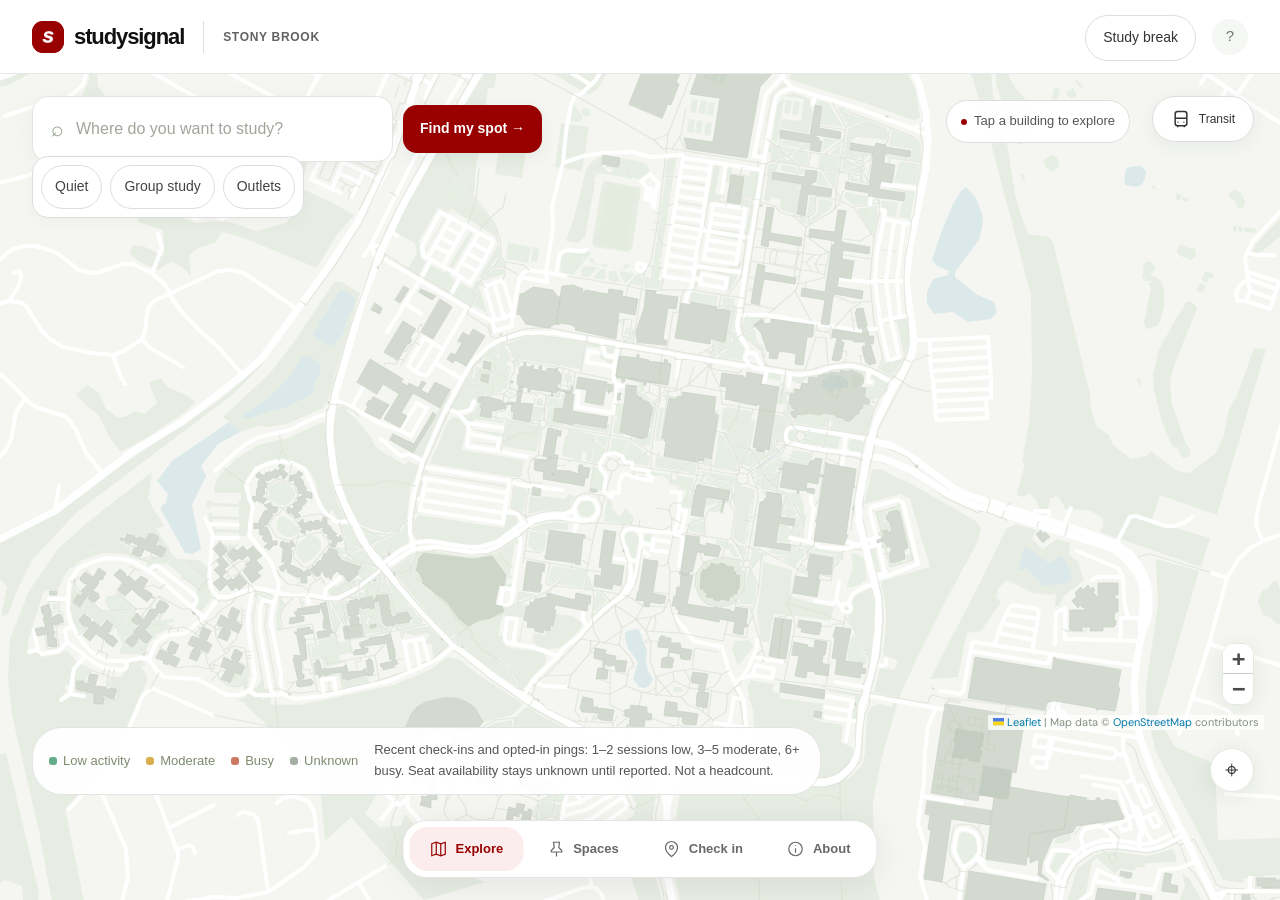
<file: public/index.html>
<!DOCTYPE html>
<html lang="en"><head><meta charset="utf-8"><meta name="viewport" content="width=device-width,initial-scale=1"><meta name="theme-color" content="#ffffff"><meta name="mobile-web-app-capable" content="yes"><meta name="apple-mobile-web-app-capable" content="yes"><meta name="apple-mobile-web-app-title" content="StudySignal"><meta name="apple-mobile-web-app-status-bar-style" content="default"><link rel="manifest" href="/manifest.webmanifest"><link rel="icon" type="image/png" href="/icons/icon-192.png"><link rel="apple-touch-icon" href="/icons/apple-touch-icon.png"><title>StudySignal · Find your space</title><link rel="stylesheet" href="leaflet.css"><link rel="stylesheet" href="style.css"><link rel="stylesheet" href="campus.css"><link rel="stylesheet" href="interface.css"><link rel="stylesheet" href="maplibre-gl.css"><link rel="stylesheet" href="navigation.css"><link rel="stylesheet" href="transit.css"><link rel="stylesheet" href="student-tools.css"><link rel="stylesheet" href="install.css"><link rel="stylesheet" href="brand.css"><link rel="stylesheet" href="readability.css"></head>
<body><aside class="sidebar"><a class="brand" href="./"><span class="logo">▥</span> StudySignal<span class="branddot">.</span></a><div class="campus">STONY BROOK UNIVERSITY</div><nav><button class="nav active" data-view="map">◫ <span>Explore spaces</span></button><button class="nav" data-view="saved">⌖ <span>Spaces</span><span id="savedCount">0</span></button><button class="nav" id="how">ⓘ <span>How it works</span></button></nav><div class="side-note"><div class="small-icon">↗</div><h3>A little signal.<br>A better study session.</h3><p>Your quick updates help the next student find their spot.</p><button id="sideReport">Share an update <span>→</span></button></div><div class="sidebar-foot"><span class="avatar">SB</span><div>Built for Seawolves<small>Made for your next big idea</small></div></div></aside>
<main><header><a class="app-brand" href="./" aria-label="StudySignal home"><span class="app-mark" aria-hidden="true"><img src="icons/icon-192.png" alt=""></span>studysignal<span class="campus-pill">STONY BROOK</span></a><div class="breadcrumb">Campus <span>/</span> Study spaces</div><div class="header-right"><span class="demo"><i></i> Interactive prototype</span><button class="icon" id="help" aria-label="About this prototype">?</button></div></header><section id="campusView"><div class="campus-title"><div><div class="eyebrow">YOUR CAMPUS. AT A GLANCE.</div><h1>Your campus. Your space.</h1><p>Find a little room to focus.</p></div><label class="demo-switch"><input type="checkbox" id="demoMode"> Preview sample activity</label></div><section class="presence-strip"><div><strong>Find your place on campus</strong><small id="sharingStatus">Location is optional. You control when you check in.</small></div><button class="primary" id="locateMe">⌖ Use my location</button><button class="secondary" id="manualCheckin">Choose building</button><button class="chip" id="stopPresence" hidden>Stop sharing</button></section><div class="campus-tools"><label class="search">⌕ <input id="buildingSearch" placeholder="Where do you want to study?" aria-label="Search campus buildings"></label><button class="chip" id="resetMap">⌖ Recenter campus</button><span id="buildingCount"></span></div><div class="campus-layout"><section class="campus-map-card"><div class="map-note" id="mapNotice">Tap a building to explore</div><div id="campusMap" aria-label="Interactive Stony Brook campus map"></div><div class="campus-legend"><span><i style="background:#64ad88"></i>Low activity</span><span><i style="background:#d8ae4f"></i>Moderate</span><span><i style="background:#cc7862"></i>Busy</span><span><i style="background:#a4afa3"></i>Unknown</span><small class="heatmap-note">Recent check-ins and opted-in pings: 1–2 sessions low, 3–5 moderate, 6+ busy. Seat availability stays unknown until reported. Not a headcount.</small></div></section><aside class="building-panel" id="buildingPanel"><div class="eyebrow">START EXPLORING</div><h2>One campus.<br>So many places.</h2><p>Select a building on the map to explore its activity and report conditions.</p><div class="campus-illustration">⌖</div><button class="primary" id="exploreLibrary">Explore the library →</button><p class="panel-foot">Building outlines: OpenStreetMap. Indoor coverage is expanding; unverified spaces are never presented as official floor plans.</p></aside></div><section class="campus-directory"><div class="section-title"><h2>Campus buildings</h2><span>Choose a building to look inside</span></div><div id="buildingList" class="building-list"></div></section></section><div id="indoorView" hidden><button class="back-campus" id="backCampus">← Back to campus map</button><section class="heading"><div><div class="eyebrow">LESS SEARCHING. MORE STUDYING.</div><h1>Find your kind of quiet<span>.</span></h1><p>A good spot changes everything. See where there’s room to focus.</p></div><button class="primary" id="find">✧ Find me a spot <span>↗</span></button></section>
<section class="stats"><div><span class="stat-icon mint">◫</span><div><strong id="available">—</strong><span>zones with open seats</span></div></div><div><span class="stat-icon sand">◉</span><div><strong>4 real study areas</strong><span>Melville Library · first floor</span></div></div><div><span class="stat-icon pink">↻</span><div><strong>Powered by students</strong><span>Availability starts unknown</span></div></div></section>
<section class="toolbar"><label class="search">⌕ <input id="search" placeholder="Search study spaces…" aria-label="Search study spaces"></label><div class="filters"><button class="chip" data-filter="quiet">♧ Quiet</button><button class="chip" data-filter="outlets">ϟ Outlets</button><button class="chip" data-filter="group">♧ Group friendly</button><button class="chip" data-filter="available">◉ Open seats</button></div></section>
<div class="workspace"><section class="map-panel"><div class="map-heading"><div><h2>Frank Melville Jr. Library <span class="tag">LIBRARY</span></h2><p>The real first-floor layout, with student-reported conditions.</p></div><span class="schematic">SBU-published floor plan</span></div><div class="floorbar"><div class="floors"><button data-floor="1" class="selected">First floor</button></div><div class="zoom"><button id="minus" aria-label="Zoom out">−</button><span id="zoomLabel">100%</span><button id="plus" aria-label="Zoom in">+</button></div></div><div class="mapstage"><div class="map-caption"><span class="status-dot"></span> ZONE AVAILABILITY </div><svg id="floorplan" viewBox="0 0 631 489" role="group" aria-label="SBU Melville Library first-floor plan with interactive study zones"></svg><div class="map-bottom"><span>↳ Select a zone to explore</span><span>Published floor plan · verify signs on site</span></div></div><div class="legend"><span><i class="dot open"></i>Seats available</span><span><i class="dot filling"></i>Filling up</span><span><i class="dot full"></i>Full</span><span><i class="dot unknown"></i>No recent report</span></div><div class="data-note">ⓘ Floor plan: <a href="https://library.stonybrook.edu/music-library/visitor-information/" target="_blank" rel="noopener">SBU Libraries</a>. Overlays added by StudySignal; boundaries are approximate. Map publication date not stated. Reports are shared and expire after 30 minutes.</div></section>
<aside class="details" id="details"></aside></div><section class="nearby"><div class="section-title"><div><span class="eyebrow">A SPACE FOR EVERY STUDY STYLE</span><h2 id="listTitle">Explore this floor</h2></div><span id="results"></span></div><div class="cards" id="cards"></div></section></div><footer><span>StudySignal · A clearer signal for your next study session.</span><span>Independent student prototype · Not affiliated with SBU</span></footer></main>
<dialog id="reportDialog"><form id="reportForm"><div class="modal-head"><div><div class="eyebrow">A QUICK UPDATE GOES A LONG WAY</div><h2>What’s the space like?</h2></div><button type="button" class="icon" id="closeReport" aria-label="Close">×</button></div><label class="field-label" for="reportZone">Study zone</label><select id="reportZone"></select><fieldset><legend>Can you find a seat?</legend><div class="report-options"><label><input type="radio" name="status" value="open" required> Plenty of seats</label><label><input type="radio" name="status" value="filling"> A few seats</label><label><input type="radio" name="status" value="full"> Full</label></div></fieldset><label class="field-label" for="noise">Noise right now</label><select id="noise"><option value="Quiet">Quiet</option><option value="Some conversation">Some conversation</option><option value="Loud">Loud</option></select><p class="muted">Only report what you can see. Updates describe a moment in time, not a reserved seat.</p><button class="primary submit" type="submit">Share update ↗</button></form></dialog>
<dialog id="infoDialog"><div class="modal-head"><h2>A clearer picture of campus.</h2><button class="icon" id="closeInfo" aria-label="Close">×</button></div><p>Start on the campus map. Select any mapped building to see its reported activity by area. Open Melville Library to explore the official first-floor plan. Gray means no recent information. The sample activity switch previews the heatmap without claiming live conditions.</p><h3>Know what you’re seeing</h3><p>This version uses the actual first-floor map published on SBU Libraries’ Music Library visitor page. Colored boundaries are approximate interactive overlays. Selected buildings now include SBU-published indoor maps and event-space diagrams. Their dates and floor coverage are shown. Health Sciences Level 2 is mapped, but the Level 3 library interior is not. Buildings without a published map support whole-building reports and student-defined areas. Activity reports and recent check-ins are shared across devices. Saved favorites stay in your browser. Location coordinates are processed on your device; only your confirmed building and area are sent. Manual check-ins expire after 3 minutes; automatic location signals expire after 30 minutes. Automatic checks run every 15 minutes only while the page is visible. Exact coordinates stay on your device; the matched building ID is shared. Stop sharing removes your check-in.</p><p>Reports expire after 30 minutes. Gray means unknown, not empty. Study-space names and amenities come from SBU Libraries. The plan may include older labels; follow current building signage. Availability starts unknown until someone reports it.</p></dialog><div class="toast" id="toast" role="status"></div><script src="leaflet.js"></script><script src="preferences.js"></script><script src="app.js"></script><script src="plans.js"></script><script src="simulation.js"></script><script src="campus.js"></script><script src="building-groups.js"></script><script src="presence.js"></script><script src="favorite-store.js"></script><script src="interface.js"></script><script src="walking.js"></script><script src="maplibre-gl.js"></script><script src="navigation.js"></script><script src="transit.js"></script><script src="student-tools.js"></script><script src="install.js"></script><script src="favorite-summary.js"></script><script src="favorites.js"></script></body></html>
</file>
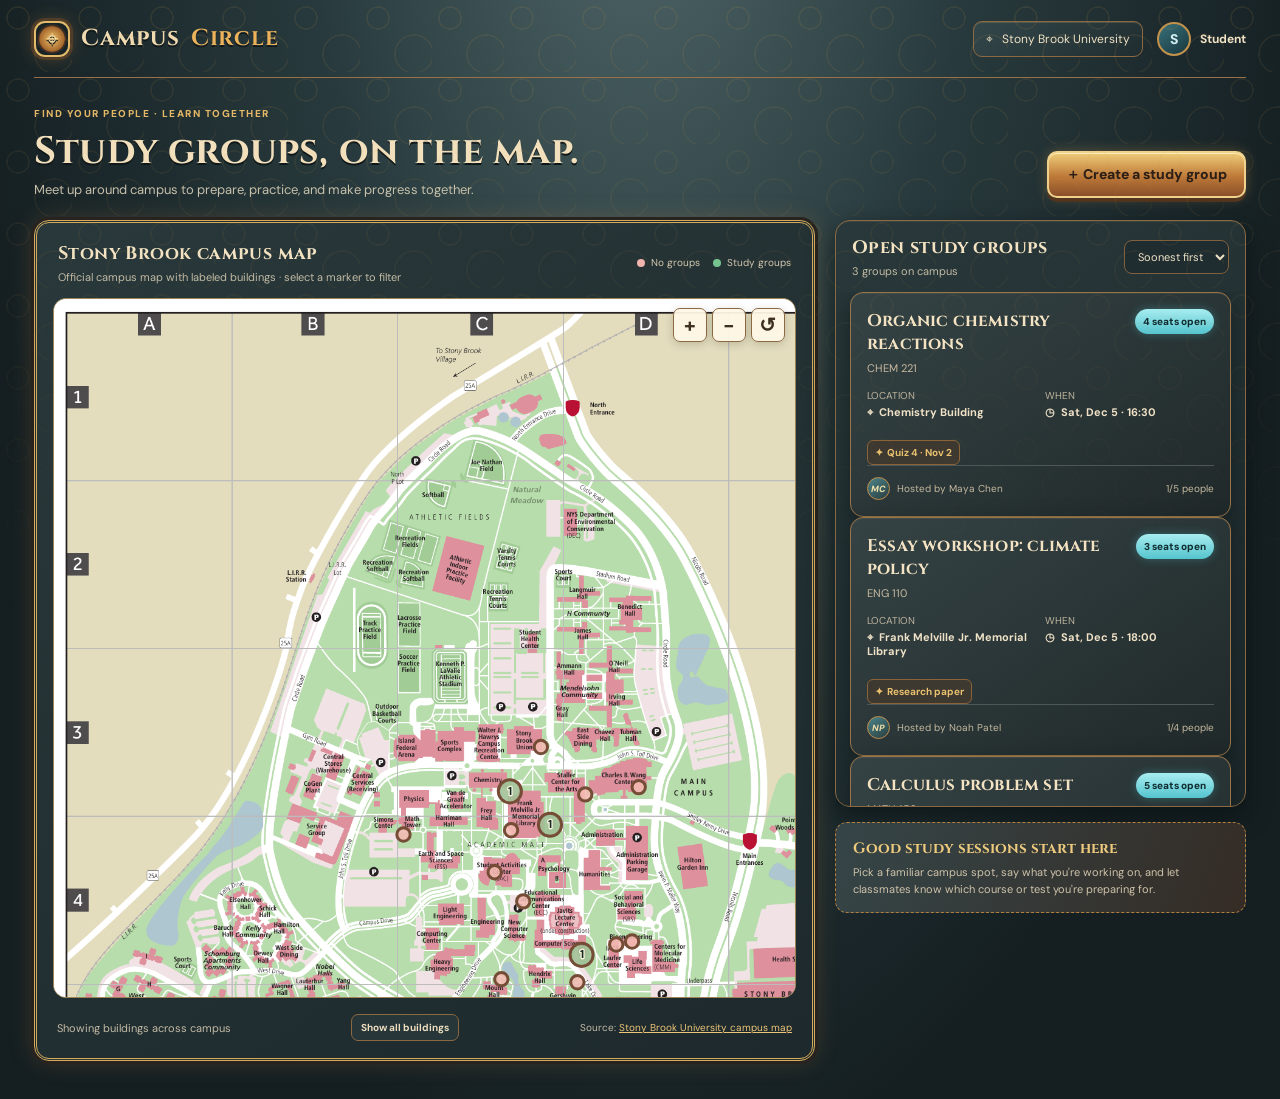
<file: study-groups.html>
<!doctype html>
<html lang="en">
<head>
  <meta charset="utf-8"><meta name="viewport" content="width=device-width, initial-scale=1"><meta name="theme-color" content="#10102a">
  <title>Campus Circle — Study groups</title>
  <link rel="preconnect" href="https://fonts.googleapis.com"><link rel="preconnect" href="https://fonts.gstatic.com" crossorigin>
  <link href="https://fonts.googleapis.com/css2?family=DM+Sans:wght@400;500;600;700;800&family=Cinzel:wght@500;600;700;800&family=IM+Fell+English+SC&display=swap" rel="stylesheet">
  <style>
    :root{--bg:#111027;--panel:#1c1938;--panel2:#241e45;--line:#423966;--text:#fff7e6;--muted:#b8b0d0;--pink:#dc64f6;--gold:#ffda48;--green:#75e8b3;--purple:#8e4bbb;--shadow:0 16px 42px #0907178a}
    *{box-sizing:border-box}body{margin:0;color:var(--text);font:14px 'DM Sans',sans-serif;background:radial-gradient(ellipse at 52% -20%,#552078 0,#25133f 36%,var(--bg) 75%);min-height:100vh}button,input,select,textarea{font:inherit}button{cursor:pointer}.shell{max-width:1400px;margin:0 auto;padding:0 34px 38px}.topbar{height:78px;border-bottom:1px solid #68428a;display:flex;align-items:center;justify-content:space-between}.brand{display:flex;align-items:center;gap:11px;font:27px 'Lilita One',sans-serif;color:#fff}.brand-icon{height:36px;width:36px;display:grid;place-items:center;border-radius:11px;background:linear-gradient(145deg,#ffec56,#ff8e20);color:#49125a;border:2px solid #fff2a4;box-shadow:0 0 15px #ffae3a66;font:22px 'DM Sans'}.brand em{color:var(--gold);font-style:normal}.top-actions{display:flex;align-items:center;gap:14px}.campus-label{font-size:12px;color:var(--muted);border:1px solid var(--line);padding:9px 12px;border-radius:9px;background:#21183b}.profile{display:flex;align-items:center;gap:9px}.profile-icon{width:34px;height:34px;display:grid;place-items:center;border-radius:50%;background:#9c45bd;border:2px solid #f0a0ff;font-weight:800}.profile-name{font-size:12px;font-weight:700}.page-head{padding:29px 0 22px;display:flex;align-items:flex-end;justify-content:space-between;gap:20px}.eyebrow{text-transform:uppercase;letter-spacing:1.5px;font-size:10px;color:var(--gold);font-weight:800}.page-head h1{font:40px 'Lilita One',sans-serif;letter-spacing:.2px;margin:6px 0 4px;text-shadow:0 3px #55237d}.page-head p{margin:0;color:#d3c7df;font-size:13px}.primary{border:2px solid #fff1a5;color:#4b1551;background:linear-gradient(#ffe65b,#ff9d20);border-radius:10px;padding:12px 17px;font-weight:800;box-shadow:0 4px 0 #9b480b,0 0 15px #ffb12b4d}.primary:hover{filter:brightness(1.08)}.layout{display:grid;grid-template-columns:minmax(0,1.52fr) minmax(330px,.8fr);gap:20px}.panel{background:linear-gradient(145deg,#241a40,#19152f);border:1px solid #67418b;border-radius:15px;box-shadow:var(--shadow)}.map-panel{overflow:hidden}.panel-head{display:flex;justify-content:space-between;align-items:center;padding:18px 21px 14px}.panel-title{font:20px 'Lilita One',sans-serif}.panel-sub{font-size:11px;color:var(--muted);margin-top:4px}.map-legend{display:flex;gap:13px;color:#d3c7df;font-size:10px}.map-legend span{display:flex;align-items:center;gap:6px}.legend-dot{width:8px;height:8px;border-radius:50%;background:var(--pink);box-shadow:0 0 8px var(--pink)}.legend-dot.free{background:var(--green);box-shadow:0 0 8px var(--green)}.map-stage{margin:0 16px 16px;position:relative;min-height:520px;border:1px solid #664589;border-radius:13px;overflow:hidden;background:#201932}.map-art{position:absolute;inset:0;width:100%;height:100%}.map-texture{fill:#2b2543}.map-lawn{fill:#314a42}.map-walk{fill:none;stroke:#a28eae;stroke-width:18;stroke-linecap:round;opacity:.58}.map-walk-edge{fill:none;stroke:#d1b9cf;stroke-width:2;stroke-dasharray:2 12;stroke-linecap:round;opacity:.7}.map-building{fill:#51386b;stroke:#d185ee;stroke-width:2}.map-building2{fill:#4b456e;stroke:#a89ce3;stroke-width:2}.building-label{fill:#fff2ff;font:700 12px 'DM Sans';text-anchor:middle}.map-trees{fill:#478268;stroke:#83d7a3;stroke-width:1.5}.map-pond{fill:#397c90;stroke:#90dfed;stroke-width:2}.map-caption{position:absolute;left:15px;top:13px;padding:7px 9px;border:1px solid #725498;border-radius:7px;background:#17112abf;color:#e9d9f2;font-size:10px;letter-spacing:.3px}.map-north{position:absolute;right:17px;top:14px;font-weight:800;font-size:11px;color:#ffdf55}.map-north b{display:block;text-align:center;font-size:18px}.pin{position:absolute;transform:translate(-50%,-100%);border:0;background:linear-gradient(#ffe658,#ff9b1d);color:#491258;border-radius:18px 18px 18px 4px;padding:7px 10px;box-shadow:0 3px 0 #a94813,0 0 14px #ffcc3b88;font-size:11px;font-weight:800;white-space:nowrap;transition:.18s}.pin:hover,.pin.selected{z-index:2;transform:translate(-50%,-110%) scale(1.07);box-shadow:0 0 0 3px #fff5a6,0 0 22px #ffbd36}.pin.has-groups:after{content:attr(data-count);position:absolute;right:-7px;top:-8px;height:18px;min-width:18px;border-radius:10px;background:#e653eb;border:2px solid #32174b;color:#fff;display:grid;place-items:center;font-size:9px}.location-a{left:28%;top:31%}.location-b{left:67%;top:28%}.location-c{left:52%;top:55%}.location-d{left:25%;top:75%}.location-e{left:75%;top:79%}.map-footer{display:flex;justify-content:space-between;align-items:center;margin:0 20px 17px;color:var(--muted);font-size:11px}.filter-reset{border:1px solid var(--line);border-radius:7px;padding:6px 9px;background:#251b40;color:#eadfff;font-size:10px;font-weight:700}.right-col{display:grid;gap:15px;align-content:start}.filterbar{padding:14px 16px;display:flex;align-items:center;justify-content:space-between;gap:10px}.filterbar strong{font:17px 'Lilita One',sans-serif}.filterbar select{background:#211735;color:#f6ecff;border:1px solid #624583;border-radius:8px;padding:8px 9px;font-size:11px}.groups{display:grid;gap:11px}.group-card{padding:16px;border:1px solid #67448b;border-radius:13px;background:linear-gradient(145deg,#2a1b45,#201734);box-shadow:0 8px 22px #09051350}.group-top{display:flex;justify-content:space-between;align-items:flex-start;gap:8px}.topic{font:18px 'Lilita One',sans-serif;line-height:1.16}.seats{font-size:10px;font-weight:800;color:#2b1335;background:linear-gradient(#b8ffd4,#68e0a1);padding:6px 8px;border-radius:20px;white-space:nowrap}.group-class{margin-top:6px;font-size:11px;color:#d2c2e0}.group-meta{display:grid;grid-template-columns:1fr 1fr;gap:9px;margin:14px 0 12px}.meta{font-size:10px;color:var(--muted)}.meta b{display:block;color:#fff0ff;font-size:11px;margin-top:3px}.test-chip{display:inline-block;margin-top:9px;background:#432454;color:#ffda61;border:1px solid #81489e;border-radius:6px;padding:5px 7px;font-size:10px;font-weight:700}.group-bottom{padding-top:11px;border-top:1px solid #49345e;display:flex;align-items:center;justify-content:space-between;color:#c4b5d2;font-size:10px}.host{display:flex;align-items:center;gap:7px}.host-avatar{height:23px;width:23px;border-radius:50%;display:grid;place-items:center;background:#9a48b7;color:#fff;font-size:9px;font-weight:800}.group-list{padding:0 14px 14px;max-height:514px;overflow:auto}.empty{padding:28px 12px;text-align:center;color:var(--muted);font-size:12px}.empty b{color:#ffdd51;display:block;font:18px 'Lilita One',sans-serif;margin-bottom:6px}.tips{padding:15px 17px;background:linear-gradient(110deg,#352148,#271a3e);border:1px dashed #8955a2;border-radius:12px}.tips b{font:15px 'Lilita One',sans-serif;color:#ffdf50}.tips p{font-size:11px;line-height:1.5;color:#d0c1dd;margin:5px 0 0}.modal-backdrop{position:fixed;inset:0;background:#090615d9;display:none;place-items:center;padding:20px;z-index:5}.modal-backdrop.open{display:grid}.modal{width:min(540px,100%);max-height:95vh;overflow:auto;border-radius:16px;background:#211638;border:1px solid #a253c3;box-shadow:0 0 32px #d14cfb44;padding:23px}.modal-head{display:flex;justify-content:space-between;align-items:start;margin-bottom:16px}.modal h2{font:25px 'Lilita One',sans-serif;margin:0}.modal-head p{font-size:11px;color:var(--muted);margin:4px 0 0}.close{border:1px solid #654884;border-radius:8px;background:#2d1c48;color:#f3e3ff;width:32px;height:32px;font-size:17px}.form-grid{display:grid;grid-template-columns:1fr 1fr;gap:13px}.field{display:grid;gap:6px}.field.full{grid-column:1/-1}.field label{font-size:10px;color:#decfea;font-weight:700}.field input,.field select,.field textarea{width:100%;background:#130e23;border:1px solid #624380;border-radius:8px;padding:10px 11px;color:#fff3ff;outline:none}.field input:focus,.field select:focus,.field textarea:focus{border-color:#dc64f6;box-shadow:0 0 0 3px #d45bf32a}.field input::placeholder{color:#8f7ba7}.field select option{background:#201535}.form-footer{display:flex;justify-content:flex-end;gap:8px;margin-top:18px}.cancel{background:#2e2043;color:#f6eaff;border:1px solid #6a5083;padding:10px 14px;border-radius:8px;font-weight:700}.toast{position:fixed;bottom:22px;left:50%;transform:translate(-50%,14px);opacity:0;background:#2e1849;border:1px solid #b451da;color:#fff1c9;padding:11px 15px;border-radius:9px;z-index:9;transition:.2s;pointer-events:none;font-weight:600;font-size:12px}.toast.show{opacity:1;transform:translate(-50%,0)}
    @media(max-width:980px){.shell{padding:0 20px 30px}.layout{grid-template-columns:1fr}.map-stage{min-height:480px}.right-col{grid-template-columns:1fr 1fr;align-items:start}.filterbar{grid-column:1/-1}.group-list{max-height:none}.tips{grid-column:1/-1}}
    @media(max-width:620px){.shell{padding:0 13px 24px}.topbar{height:66px}.profile-name,.campus-label{display:none}.page-head{align-items:flex-start;flex-direction:column;padding:23px 0 17px}.page-head h1{font-size:34px}.page-head .primary{width:100%}.map-stage{min-height:400px;margin:0 9px 12px}.panel-head{padding:16px 14px 12px;align-items:flex-start;gap:9px;flex-direction:column}.map-legend{gap:10px}.map-caption{font-size:8px}.pin{font-size:9px;padding:6px 8px}.right-col{grid-template-columns:1fr}.filterbar{grid-column:auto}.tips{grid-column:auto}.form-grid{grid-template-columns:1fr}.field.full{grid-column:auto}.modal{padding:18px}.group-list{padding:0 11px 12px}}
    /* Clockwork steampunk finish inspired by the supplied poster */
    :root{--bg:#152124;--panel:#263236;--panel2:#354447;--line:#71553a;--text:#f1e2c4;--muted:#b8b09a;--pink:#c98242;--gold:#e7bb68;--green:#68d1d9;--purple:#93613b;--shadow:0 16px 42px #070d0fbd}
    body{background:radial-gradient(ellipse at 50% -18%,#52696a 0,#283a3d 37%,#151f22 76%);color:var(--text);font-family:'DM Sans',sans-serif}
    body:before{content:"";position:fixed;inset:0;pointer-events:none;opacity:.11;background-image:radial-gradient(circle at 18px 18px,transparent 0 10px,#d09b50 10.5px 11.5px,transparent 12px),radial-gradient(circle at 54px 54px,transparent 0 18px,#d09b50 18.5px 19.5px,transparent 20px);background-size:72px 72px;mask-image:linear-gradient(180deg,#000 0,transparent 70%)}
    .topbar{border-color:#987149}.brand{font:700 23px 'Cinzel',serif;letter-spacing:.8px;color:#f0dbb1;text-shadow:0 2px #121719}.brand em{color:#eab35c}.brand-icon{background:radial-gradient(circle,#edc36c 0,#a6672c 54%,#4a3425 58%,#182326 68%);color:#f7dfa8;border:2px solid #e2bb6b;box-shadow:0 0 0 3px #513c28,0 0 18px #d08c3f55}.campus-label{background:linear-gradient(145deg,#33474a,#202d30);color:#efe1c4;border-color:#8b6941;box-shadow:inset 0 1px #dcb87833}.profile-icon{background:linear-gradient(145deg,#39717a,#18373e);border-color:#c3924b;color:#d1edf0}
    .eyebrow{color:#e4b867}.page-head h1{font:700 38px 'Cinzel',serif;letter-spacing:.2px;color:#f2e0bd;text-shadow:0 2px #101718}.page-head p{color:#c7c0aa}.primary{background:linear-gradient(180deg,#f0cc79,#bd7938 55%,#8b4f2a);color:#2b1e16;border:2px solid #f0d28d;box-shadow:0 4px 0 #51351f,0 0 13px #d09a4855,inset 0 1px #fff0bb}.primary:hover{filter:brightness(1.08)}
    .panel{background:linear-gradient(145deg,#29383a,#1d292c);border-color:#8b6943;box-shadow:0 9px 25px #080f11a8,inset 0 1px #f5d49b16}.panel-title,.filterbar strong{font:700 18px 'Cinzel',serif;color:#f3e3c2;letter-spacing:.4px}.panel-sub{color:#c3bba5}.map-panel{border:3px double #d6aa59;box-shadow:0 0 0 3px #28231e,0 0 23px #c5853a40}.map-stage{background:#283435;border-color:#bb8b4e;box-shadow:inset 0 0 32px #111b1dcc}.map-texture{fill:#314142}.map-lawn{fill:#435343}.map-walk{stroke:#c6a875;opacity:.58}.map-walk-edge{stroke:#ebd4a4;opacity:.8}.map-building{fill:#624a37;stroke:#d1a45a}.map-building2{fill:#405457;stroke:#93b1a8}.building-label{fill:#f3e1bc}.map-trees{fill:#527c5e;stroke:#9bbb76}.map-pond{fill:#367985;stroke:#86d1d4}.map-caption{background:#182426d9;border-color:#ad8149;color:#ead8b1;font-family:'Cinzel',serif;font-weight:700;letter-spacing:.8px}.map-north{color:#e8c16f}.pin{background:linear-gradient(180deg,#f0cd77,#bd7938 58%,#8c4f2a);color:#2b1e16;border:2px solid #f1d48e;box-shadow:0 3px 0 #573a22,0 0 13px #ce99485c;font-family:'Cinzel',serif;font-weight:700}.pin:hover,.pin.selected{box-shadow:0 0 0 3px #f5dda1,0 0 22px #e3ac55}.pin.has-groups:after{background:#55c9d3;border-color:#314244;color:#123035}.map-footer{color:#c3bba6}.filter-reset{background:#263639;color:#efdfc0;border-color:#8b6841}.map-legend{color:#d3c7ad}.legend-dot{background:#d08143;box-shadow:0 0 8px #d08143}.legend-dot.free{background:#65d2d7;box-shadow:0 0 8px #65d2d7}
    .filterbar select{background:#202d30;color:#eee2c7;border-color:#80603d}.group-card{background:linear-gradient(145deg,#354345,#20292a);border-color:#987447;box-shadow:0 8px 22px #080f1180,inset 0 1px #f5d49b12}.topic{font:700 17px 'Cinzel',serif;color:#f3e3c2;letter-spacing:.2px}.group-class{color:#c7baa1}.seats{color:#102c2f;background:linear-gradient(#a7edf0,#55c4ce);box-shadow:0 0 10px #52ccd455}.group-meta .meta{color:#bdb49e}.meta b{color:#f0e2c7}.test-chip{background:#3d3830;color:#e9c26f;border-color:#8a6338}.group-bottom{border-color:#4b5855;color:#c4b99e}.host-avatar{background:linear-gradient(145deg,#4b8589,#293d40);color:#ecdda9;border:1px solid #c08d4b}.group-list .empty{color:#c0b69d}.empty b{color:#e8c16f}.tips{background:linear-gradient(110deg,#354548,#352c25);border-color:#b27f3e}.tips b{font:700 15px 'Cinzel',serif;color:#edca7d}.tips p{color:#cfc3aa}
    .modal-backdrop{background:#081013e8}.modal{background:linear-gradient(145deg,#29393b,#201f20);border-color:#c5944d;box-shadow:0 0 30px #45c8d344;color:#f1e1c2}.modal h2{font:700 24px 'Cinzel',serif;color:#f2e0bd}.modal-head p{color:#c5bba2}.close{background:#334244;color:#f3e3c5;border-color:#987343}.field label{color:#decfac}.field input,.field select,.field textarea{background:#141e20;border-color:#81603d;color:#fff0d2}.field input::placeholder{color:#988c73}.field select option{background:#202b2d}.field input:focus,.field select:focus,.field textarea:focus{border-color:#54c8d2;box-shadow:0 0 0 3px #54c8d22a}.cancel{background:#334244;color:#f3e3c5;border-color:#987343}.toast{background:#243437;border-color:#c29755;color:#f5e4bf;box-shadow:0 0 18px #48c6d044}
    .map-stage{height:590px;min-height:500px;background:#e7e2d4;border:1px solid #9d8358;box-shadow:inset 0 0 0 5px #f2eddf,inset 0 0 0 6px #b89b69}.map-stage:before{content:"";position:absolute;inset:18px;border:1px solid #b7ad94;border-radius:5px;pointer-events:none;z-index:1}.map-legend .legend-dot{background:#efb4ad;box-shadow:none}.map-legend .legend-dot.free{background:#74c58f;box-shadow:none}.map-legend .legend-dot.zero{background:#efb4ad;box-shadow:none}.sbu-map{position:absolute;inset:12px;width:calc(100% - 24px);height:calc(100% - 24px)}.sbu-land{fill:#dfe4d3}.sbu-campus-boundary{fill:#e9e5d8;stroke:#b8ad96;stroke-width:2}.sbu-path{fill:none;stroke:#fffdf5;stroke-width:20;stroke-linecap:round;opacity:.88}.sbu-path-line{fill:none;stroke:#cac1ac;stroke-width:1.5;stroke-dasharray:4 8}.sbu-road{fill:none;stroke:#c4bead;stroke-width:13;stroke-linecap:round;opacity:.65}.sbu-building{cursor:pointer;outline:none}.sbu-building rect{fill:var(--building-fill,#efb4ad);stroke:#9a7660;stroke-width:1.7;rx:4;transition:fill .35s ease,stroke .2s ease,filter .2s ease}.sbu-building:hover rect,.sbu-building:focus rect{stroke:#30434a;stroke-width:3;filter:drop-shadow(0 3px 3px #3a4d4a44)}.sbu-building.selected rect{stroke:#314c4b;stroke-width:3.5}.sbu-building text{fill:#25343a;font:700 15px 'DM Sans',sans-serif;text-anchor:middle;pointer-events:none}.sbu-map-label{fill:#52605a;font:700 12px 'DM Sans',sans-serif;letter-spacing:2px;text-anchor:middle}.map-footer{color:#c3bba6}.group-location{color:#68d3d8}
    @media(max-width:980px){.map-stage{height:560px;min-height:560px}}
    @media(max-width:620px){.map-stage{height:470px;min-height:470px;margin:0 9px 12px}.sbu-building text{font-size:16px}.map-legend{flex-wrap:wrap}}
    /* Accurate base map from Stony Brook University's official campus map. */
    .map-stage{height:700px;min-height:560px;overflow:auto;background:#e7e2d4;border:1px solid #9d8358;box-shadow:inset 0 0 0 5px #f2eddf,inset 0 0 0 6px #b89b69;scrollbar-color:#9d8358 #e7e2d4}
    .map-stage:before{display:none}.campus-map-canvas{position:relative;width:100%;min-width:100%;height:auto;line-height:0}.campus-map-image{display:block;width:100%;height:auto;user-select:none;-webkit-user-drag:none}.sbu-map{position:absolute;inset:0;width:100%;height:100%;overflow:visible}.sbu-building{cursor:pointer;outline:none}.sbu-building circle{fill:var(--building-fill,#efb4ad);fill-opacity:.88;stroke:#754c35;stroke-width:3;vector-effect:non-scaling-stroke;transition:fill .3s ease,filter .2s ease}.sbu-building:hover circle,.sbu-building:focus circle,.sbu-building.selected circle{stroke:#163e35;stroke-width:5;filter:drop-shadow(0 0 7px #fff5bd)}.sbu-building text{fill:#142b24;font:800 19px 'DM Sans',sans-serif;text-anchor:middle;dominant-baseline:central;pointer-events:none;paint-order:stroke;stroke:#fff8e3;stroke-width:4px;stroke-linejoin:round}.map-controls{position:sticky;top:9px;float:right;margin:9px 10px -82px 0;z-index:2;display:flex;gap:5px}.map-controls button{width:34px;height:34px;border:1px solid #8b6943;border-radius:7px;background:#fff8e8eF;color:#3d3023;font-size:20px;font-weight:800;box-shadow:0 2px 8px #2a211933}.map-controls button:hover{background:#ffe8bb}.map-legend .legend-dot{background:#efb4ad;box-shadow:none}.map-legend .legend-dot.free{background:#74c58f;box-shadow:none}.map-legend .legend-dot.zero{background:#efb4ad;box-shadow:none}.map-source{font-size:10px;color:#c3bba6}.map-source a{color:#edc579;text-decoration:underline}
    @media(max-width:620px){.map-stage{height:620px;min-height:500px}.map-controls button{width:32px;height:32px}}
  </style>
</head>
<body>
  <div class="shell">
    <header class="topbar"><div class="brand"><span class="brand-icon">⌖</span>Campus <em>Circle</em></div><div class="top-actions"><div class="campus-label">⌖ &nbsp; Stony Brook University</div><div class="profile"><span class="profile-icon">S</span><span class="profile-name">Student</span></div></div></header>
    <section class="page-head"><div><div class="eyebrow">Find your people · learn together</div><h1>Study groups, on the map.</h1><p>Meet up around campus to prepare, practice, and make progress together.</p></div><button class="primary" id="createButton">＋ Create a study group</button></section>
    <main class="layout">
      <section class="panel map-panel"><div class="panel-head"><div><div class="panel-title">Stony Brook campus map</div><div class="panel-sub">Official campus map with labeled buildings · select a marker to filter</div></div><div class="map-legend"><span><i class="legend-dot zero"></i> No groups</span><span><i class="legend-dot free"></i> Study groups</span></div></div>
        <div class="map-stage" id="mapStage" aria-label="Official Stony Brook University campus map with labeled buildings and study group markers"><div class="map-controls" aria-label="Map zoom controls"><button type="button" id="zoomIn" aria-label="Zoom in">+</button><button type="button" id="zoomOut" aria-label="Zoom out">−</button><button type="button" id="zoomReset" aria-label="Reset map zoom">↺</button></div></div><div class="map-footer"><span id="locationLabel">Showing buildings across campus</span><button class="filter-reset" id="resetFilter">Show all buildings</button><span class="map-source">Source: <a href="https://www.stonybrook.edu/far-beyond/downloads/pdf/maps/campus-map-1-22.pdf" target="_blank" rel="noopener">Stony Brook University campus map</a></span></div>
      </section>
      <aside class="right-col"><section class="panel"><div class="filterbar"><div><strong>Open study groups</strong><div class="panel-sub" id="groupCount">3 groups on campus</div></div><select id="sortSelect" aria-label="Sort study groups"><option value="soon">Soonest first</option><option value="seats">Most seats</option></select></div><div class="group-list" id="groupList"></div></section><section class="tips"><b>Good study sessions start here</b><p>Pick a familiar campus spot, say what you're working on, and let classmates know which course or test you're preparing for.</p></section></aside>
    </main>
  </div>
  <div class="modal-backdrop" id="modalBackdrop"><section class="modal" role="dialog" aria-modal="true" aria-labelledby="formTitle"><div class="modal-head"><div><h2 id="formTitle">Create a study group</h2><p>Share the details so classmates know if it's a fit.</p></div><button class="close" id="closeModal" aria-label="Close">×</button></div><form id="groupForm"><div class="form-grid">
    <div class="field full"><label for="topicInput">Study topic *</label><input id="topicInput" required maxlength="70" placeholder="e.g. Cell structure and mitosis"></div>
    <div class="field"><label for="classInput">Class / course *</label><input id="classInput" required maxlength="50" placeholder="e.g. BIO 201"></div>
    <div class="field"><label for="testInput">Test or assignment</label><input id="testInput" maxlength="60" placeholder="e.g. Midterm 2 · Nov 12"></div>
    <div class="field"><label for="locationInput">Campus building *</label><select id="locationInput" required><option value="">Choose a building</option></select></div>
    <div class="field"><label for="sizeInput">Group size (including you) *</label><select id="sizeInput" required><option value="2">2 people</option><option value="3">3 people</option><option value="4" selected>4 people</option><option value="5">5 people</option><option value="6">6 people</option><option value="8">8 people</option><option value="10">10 people</option><option value="12">12 people</option></select></div>
    <div class="field"><label for="dateInput">Date *</label><input id="dateInput" type="date" required></div><div class="field"><label for="timeInput">Start time *</label><input id="timeInput" type="time" required value="16:00"></div>
    <div class="field"><label for="hostInput">Your name</label><input id="hostInput" maxlength="30" placeholder="e.g. Taylor"></div><div class="field"><label for="contactInput">Contact (optional)</label><input id="contactInput" maxlength="60" placeholder="Email or campus handle"></div>
  </div><div class="form-footer"><button type="button" class="cancel" id="cancelButton">Cancel</button><button type="submit" class="primary">Post study group</button></div></form></section></div>
  <div class="toast" id="toast" role="status"></div>
  <script>
    const STORE='campus-circle-groups-v1';
    const locations=[
      {name:'Stony Brook Union',grid:'C3',x:65.7,y:31.0},{name:'Staller Center for the Arts',grid:'C,D3',x:71.7,y:34.3},{name:'Charles B. Wang Center',grid:'D3',x:78.9,y:33.8},
      {name:'Chemistry Building',grid:'C3',x:61.5,y:34.1},{name:'Frey Hall',grid:'C3,4',x:61.7,y:36.8},{name:'Frank Melville Jr. Memorial Library',grid:'C3,4',x:66.9,y:36.4},
      {name:'Student Activities Center (SAC)',grid:'C4',x:63.3,y:41.7},{name:'Javits Lecture Center',grid:'C,D4',x:71.2,y:45.4},{name:'Engineering Building',grid:'C4',x:60.4,y:47.1},
      {name:'Humanities Building',grid:'D4',x:75.9,y:44.7},{name:'Social and Behavioral Sciences (SBS)',grid:'D4',x:78.0,y:44.5},{name:'Earth and Space Sciences Building (ESS)',grid:'C4',x:59.5,y:39.7},
      {name:'Computer Science Building',grid:'C,D4',x:70.6,y:47.3},{name:'Simons Center for Geometry and Physics',grid:'B4',x:47.2,y:37.1}
    ];
    const defaults=[
      {id:'sample-1',topic:'Organic chemistry reactions',course:'CHEM 221',test:'Quiz 4 · Nov 2',location:'Chemistry Building',size:5,dateOffset:0,time:'16:30',host:'Maya Chen',contact:'',created:0},
      {id:'sample-2',topic:'Essay workshop: climate policy',course:'ENG 110',test:'Research paper',location:'Frank Melville Jr. Memorial Library',size:4,dateOffset:0,time:'18:00',host:'Noah Patel',contact:'',created:1},
      {id:'sample-3',topic:'Calculus problem set',course:'MATH 152',test:'Exam 2 · Nov 6',location:'Javits Lecture Center',size:6,dateOffset:1,time:'14:00',host:'Avery Brooks',contact:'',created:2}
    ];
    let groups=JSON.parse(localStorage.getItem(STORE)||'null')||defaults;const oldLocations={'North Hall':'Computer Science Building','Science Center':'Chemistry Building','Campus Quad':'Javits Lecture Center','Library':'Frank Melville Jr. Memorial Library','Arts Hall':'Staller Center for the Arts'};groups=groups.map(g=>({...g,location:oldLocations[g.location]||g.location}));let activeLocation='';
    const $=id=>document.getElementById(id);const esc=s=>String(s).replace(/[&<>"']/g,c=>({'&':'&amp;','<':'&lt;','>':'&gt;','"':'&quot;',"'":'&#39;'}[c]));
    function dateFor(offset){const d=new Date();d.setHours(0,0,0,0);d.setDate(d.getDate()+Number(offset||0));return d}
    function fmtDate(v){const d=v instanceof Date?v:new Date(v+'T12:00:00');return d.toLocaleDateString('en-US',{weekday:'short',month:'short',day:'numeric'})}
    function getWhen(g){const d=g.date?new Date(g.date+'T12:00:00'):dateFor(g.dateOffset||0);return {day:d,sort:new Date(`${d.toISOString().slice(0,10)}T${g.time||'00:00'}:00`).getTime()}}
    function render(){const list=groups.filter(g=>!activeLocation||g.location===activeLocation);const sort=$('sortSelect').value;if(sort==='seats')list.sort((a,b)=>remaining(b)-remaining(a));else list.sort((a,b)=>getWhen(a).sort-getWhen(b).sort);$('groupCount').textContent=`${list.length} group${list.length===1?'':'s'}${activeLocation?' at '+activeLocation:' on campus'}`;$('locationLabel').textContent=activeLocation?`Showing groups at ${activeLocation}`:'Showing buildings across campus';document.querySelectorAll('.sbu-building').forEach(building=>{const count=groups.filter(g=>g.location===building.dataset.location).length;building.style.setProperty('--building-fill',buildingColor(count));building.classList.toggle('selected',building.dataset.location===activeLocation);building.setAttribute('aria-label',`${building.dataset.location}, ${count} study group${count===1?'':'s'}`)});$('groupList').innerHTML=list.length?list.map(cardHTML).join(''):'<div class="empty"><b>No groups in this building yet</b>Choose another building or create the first group here.</div>';localStorage.setItem(STORE,JSON.stringify(groups))}
    function remaining(g){return Math.max(0,Number(g.size||4)-1-Number(g.joined||0))}
    function cardHTML(g){const when=getWhen(g),r=remaining(g),initials=(g.host||'Student').split(/\s+/).map(x=>x[0]).join('').slice(0,2).toUpperCase();return `<article class="group-card"><div class="group-top"><div><div class="topic">${esc(g.topic)}</div><div class="group-class">${esc(g.course)}</div></div><span class="seats">${r} seat${r===1?'':'s'} open</span></div><div class="group-meta"><div class="meta">LOCATION<b>⌖ &nbsp;${esc(g.location)}</b></div><div class="meta">WHEN<b>◷ &nbsp;${fmtDate(when.day)} · ${esc(g.time)}</b></div></div>${g.test?`<span class="test-chip">✦ &nbsp;${esc(g.test)}</span>`:''}<div class="group-bottom"><span class="host"><i class="host-avatar">${esc(initials)}</i>Hosted by ${esc(g.host||'Student')}</span><span>${Number(g.joined||0)+1}/${Number(g.size||4)} people</span></div></article>`}
    function notify(text){const t=$('toast');t.textContent=text;t.classList.add('show');setTimeout(()=>t.classList.remove('show'),2400)}
    function buildingColor(count){const n=Math.max(0,Number(count)||0),t=n===0?0:Math.min(.62+(n-1)*.09,1),from=[242,185,178],to=[107,195,132];return `rgb(${from.map((v,i)=>Math.round(v+(to[i]-v)*t)).join(',')})`}
    function wrapBuildingName(name,max=24){const words=name.split(/\s+/),lines=[];let line='';for(const word of words){const next=line?line+' '+word:word;if(next.length>max&&line){lines.push(line);line=word}else line=next}if(line)lines.push(line);return lines}
    function drawCampusMap(){const stage=$('mapStage'),w=1219,h=2376;stage.insertAdjacentHTML('beforeend',`<div class="campus-map-canvas" id="campusMapCanvas"><img class="campus-map-image" src="stony-brook-campus-map.png" alt="Official Stony Brook University campus map showing campus roads, building footprints, labels, and index"><svg class="sbu-map" viewBox="0 0 ${w} ${h}" role="group" aria-label="Interactive study group markers on the official Stony Brook campus map">${locations.map(loc=>{const count=groups.filter(g=>g.location===loc.name).length,x=Math.round(w*loc.x/100),y=Math.round(h*loc.y/100);return `<g class="sbu-building" role="button" tabindex="0" data-location="${esc(loc.name)}" style="--building-fill:${buildingColor(count)}"><title>${esc(loc.name)} · ${count} study group${count===1?'':'s'}</title><circle cx="${x}" cy="${y}" r="${count?19:11}"/><text x="${x}" y="${y}">${count||''}</text></g>`}).join('')}</svg></div>`);$('locationInput').innerHTML='<option value="">Choose a building</option>'+locations.map(loc=>`<option value="${esc(loc.name)}">${esc(loc.name)}</option>`).join('');let zoom=1;const canvas=$('campusMapCanvas');function setZoom(value){zoom=Math.max(.65,Math.min(1.8,value));canvas.style.width=`${zoom*100}%`}$('zoomIn').onclick=()=>setZoom(zoom+.15);$('zoomOut').onclick=()=>setZoom(zoom-.15);$('zoomReset').onclick=()=>{setZoom(1);stage.scrollTo({top:0,left:0,behavior:'smooth'})}}
    function openModal(location=''){if(location)$('locationInput').value=location;$('modalBackdrop').classList.add('open');setTimeout(()=>$('topicInput').focus(),80)}function closeModal(){$('modalBackdrop').classList.remove('open')}
    drawCampusMap();$('mapStage').addEventListener('click',e=>{const building=e.target.closest('.sbu-building');if(!building)return;activeLocation=activeLocation===building.dataset.location?'':building.dataset.location;render()});$('mapStage').addEventListener('keydown',e=>{if(e.key==='Enter'||e.key===' '){const building=e.target.closest('.sbu-building');if(building){e.preventDefault();activeLocation=activeLocation===building.dataset.location?'':building.dataset.location;render()}}});$('resetFilter').onclick=()=>{activeLocation='';render()};$('sortSelect').onchange=render;$('createButton').onclick=()=>openModal(activeLocation);$('closeModal').onclick=$('cancelButton').onclick=closeModal;$('modalBackdrop').onclick=e=>{if(e.target===$('modalBackdrop'))closeModal()};document.addEventListener('keydown',e=>{if(e.key==='Escape')closeModal()});
    const dateInput=$('dateInput');dateInput.min=new Date().toISOString().slice(0,10);dateInput.value=dateInput.min;
    $('groupForm').addEventListener('submit',e=>{e.preventDefault();const d=new Date(`${dateInput.value}T12:00:00`),now=new Date();now.setHours(0,0,0,0);if(d<now){notify('Choose today or a future date.');return}const g={id:crypto.randomUUID?crypto.randomUUID():String(Date.now()),topic:$('topicInput').value.trim(),course:$('classInput').value.trim(),test:$('testInput').value.trim(),location:$('locationInput').value,size:Number($('sizeInput').value),date:dateInput.value,time:$('timeInput').value,host:$('hostInput').value.trim()||'Student',contact:$('contactInput').value.trim(),joined:0,created:Date.now()};groups.unshift(g);activeLocation='';$('sortSelect').value='soon';render();closeModal();e.target.reset();dateInput.value=dateInput.min;$('timeInput').value='16:00';notify('Your study group is on the campus map!')});
    render();
  </script>
</body>
</html>
</file>
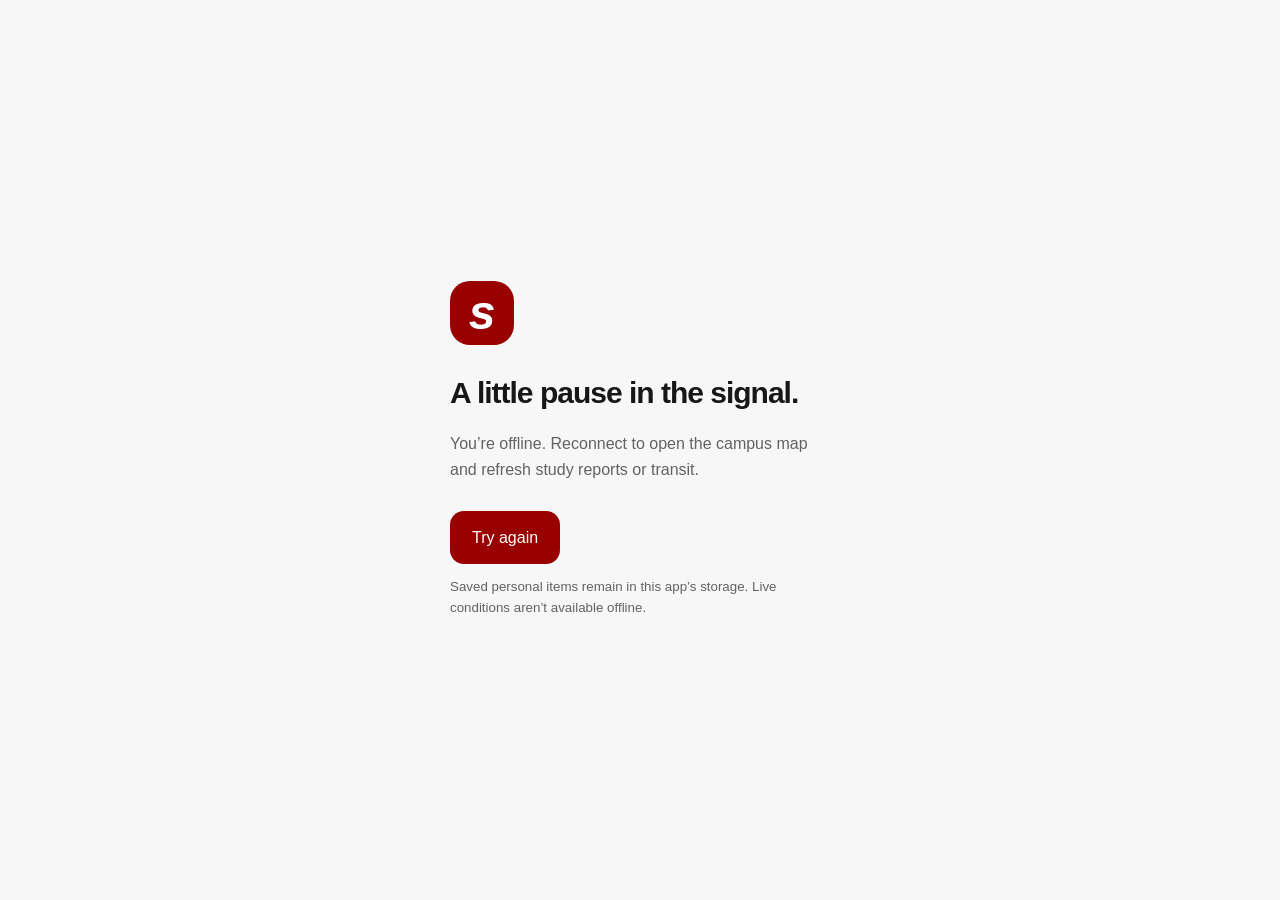
<file: public/offline.html>
<!doctype html>
<html lang="en"><head><meta charset="utf-8"><meta name="viewport" content="width=device-width,initial-scale=1"><meta name="theme-color" content="#ffffff"><title>StudySignal · Offline</title><style>*{box-sizing:border-box}body{margin:0;min-height:100dvh;display:grid;place-items:center;background:#f7f7f7;color:#171717;font:16px/1.6 -apple-system,BlinkMacSystemFont,'Segoe UI',sans-serif;padding:28px}main{max-width:380px}b{display:grid;place-items:center;width:64px;height:64px;border-radius:20px;background:#990000;color:#fff;font-size:48px;font-style:italic;line-height:1}h1{font-size:30px;line-height:1.2;letter-spacing:-1px;margin-top:30px}p{color:#626262}a{display:inline-block;background:#990000;color:white;border-radius:14px;padding:14px 22px;text-decoration:none;margin:12px 0}small{display:block;color:#626262}</style></head><body><main><b aria-label="StudySignal">s</b><h1>A little pause in the signal.</h1><p>You’re offline. Reconnect to open the campus map and refresh study reports or transit.</p><a href="/">Try again</a><small>Saved personal items remain in this app’s storage. Live conditions aren’t available offline.</small></main></body></html>
</file>
<file: public/leaflet.css>
/* required styles */

.leaflet-pane,
.leaflet-tile,
.leaflet-marker-icon,
.leaflet-marker-shadow,
.leaflet-tile-container,
.leaflet-pane > svg,
.leaflet-pane > canvas,
.leaflet-zoom-box,
.leaflet-image-layer,
.leaflet-layer {
	position: absolute;
	left: 0;
	top: 0;
	}
.leaflet-container {
	overflow: hidden;
	}
.leaflet-tile,
.leaflet-marker-icon,
.leaflet-marker-shadow {
	-webkit-user-select: none;
	   -moz-user-select: none;
	        user-select: none;
	  -webkit-user-drag: none;
	}
/* Prevents IE11 from highlighting tiles in blue */
.leaflet-tile::selection {
	background: transparent;
}
/* Safari renders non-retina tile on retina better with this, but Chrome is worse */
.leaflet-safari .leaflet-tile {
	image-rendering: -webkit-optimize-contrast;
	}
/* hack that prevents hw layers "stretching" when loading new tiles */
.leaflet-safari .leaflet-tile-container {
	width: 1600px;
	height: 1600px;
	-webkit-transform-origin: 0 0;
	}
.leaflet-marker-icon,
.leaflet-marker-shadow {
	display: block;
	}
/* .leaflet-container svg: reset svg max-width decleration shipped in Joomla! (joomla.org) 3.x */
/* .leaflet-container img: map is broken in FF if you have max-width: 100% on tiles */
.leaflet-container .leaflet-overlay-pane svg {
	max-width: none !important;
	max-height: none !important;
	}
.leaflet-container .leaflet-marker-pane img,
.leaflet-container .leaflet-shadow-pane img,
.leaflet-container .leaflet-tile-pane img,
.leaflet-container img.leaflet-image-layer,
.leaflet-container .leaflet-tile {
	max-width: none !important;
	max-height: none !important;
	width: auto;
	padding: 0;
	}

.leaflet-container img.leaflet-tile {
	/* See: https://bugs.chromium.org/p/chromium/issues/detail?id=600120 */
	mix-blend-mode: plus-lighter;
}

.leaflet-container.leaflet-touch-zoom {
	-ms-touch-action: pan-x pan-y;
	touch-action: pan-x pan-y;
	}
.leaflet-container.leaflet-touch-drag {
	-ms-touch-action: pinch-zoom;
	/* Fallback for FF which doesn't support pinch-zoom */
	touch-action: none;
	touch-action: pinch-zoom;
}
.leaflet-container.leaflet-touch-drag.leaflet-touch-zoom {
	-ms-touch-action: none;
	touch-action: none;
}
.leaflet-container {
	-webkit-tap-highlight-color: transparent;
}
.leaflet-container a {
	-webkit-tap-highlight-color: rgba(51, 181, 229, 0.4);
}
.leaflet-tile {
	filter: inherit;
	visibility: hidden;
	}
.leaflet-tile-loaded {
	visibility: inherit;
	}
.leaflet-zoom-box {
	width: 0;
	height: 0;
	-moz-box-sizing: border-box;
	     box-sizing: border-box;
	z-index: 800;
	}
/* workaround for https://bugzilla.mozilla.org/show_bug.cgi?id=888319 */
.leaflet-overlay-pane svg {
	-moz-user-select: none;
	}

.leaflet-pane         { z-index: 400; }

.leaflet-tile-pane    { z-index: 200; }
.leaflet-overlay-pane { z-index: 400; }
.leaflet-shadow-pane  { z-index: 500; }
.leaflet-marker-pane  { z-index: 600; }
.leaflet-tooltip-pane   { z-index: 650; }
.leaflet-popup-pane   { z-index: 700; }

.leaflet-map-pane canvas { z-index: 100; }
.leaflet-map-pane svg    { z-index: 200; }

.leaflet-vml-shape {
	width: 1px;
	height: 1px;
	}
.lvml {
	behavior: url(#default#VML);
	display: inline-block;
	position: absolute;
	}


/* control positioning */

.leaflet-control {
	position: relative;
	z-index: 800;
	pointer-events: visiblePainted; /* IE 9-10 doesn't have auto */
	pointer-events: auto;
	}
.leaflet-top,
.leaflet-bottom {
	position: absolute;
	z-index: 1000;
	pointer-events: none;
	}
.leaflet-top {
	top: 0;
	}
.leaflet-right {
	right: 0;
	}
.leaflet-bottom {
	bottom: 0;
	}
.leaflet-left {
	left: 0;
	}
.leaflet-control {
	float: left;
	clear: both;
	}
.leaflet-right .leaflet-control {
	float: right;
	}
.leaflet-top .leaflet-control {
	margin-top: 10px;
	}
.leaflet-bottom .leaflet-control {
	margin-bottom: 10px;
	}
.leaflet-left .leaflet-control {
	margin-left: 10px;
	}
.leaflet-right .leaflet-control {
	margin-right: 10px;
	}


/* zoom and fade animations */

.leaflet-fade-anim .leaflet-popup {
	opacity: 0;
	-webkit-transition: opacity 0.2s linear;
	   -moz-transition: opacity 0.2s linear;
	        transition: opacity 0.2s linear;
	}
.leaflet-fade-anim .leaflet-map-pane .leaflet-popup {
	opacity: 1;
	}
.leaflet-zoom-animated {
	-webkit-transform-origin: 0 0;
	    -ms-transform-origin: 0 0;
	        transform-origin: 0 0;
	}
svg.leaflet-zoom-animated {
	will-change: transform;
}

.leaflet-zoom-anim .leaflet-zoom-animated {
	-webkit-transition: -webkit-transform 0.25s cubic-bezier(0,0,0.25,1);
	   -moz-transition:    -moz-transform 0.25s cubic-bezier(0,0,0.25,1);
	        transition:         transform 0.25s cubic-bezier(0,0,0.25,1);
	}
.leaflet-zoom-anim .leaflet-tile,
.leaflet-pan-anim .leaflet-tile {
	-webkit-transition: none;
	   -moz-transition: none;
	        transition: none;
	}

.leaflet-zoom-anim .leaflet-zoom-hide {
	visibility: hidden;
	}


/* cursors */

.leaflet-interactive {
	cursor: pointer;
	}
.leaflet-grab {
	cursor: -webkit-grab;
	cursor:    -moz-grab;
	cursor:         grab;
	}
.leaflet-crosshair,
.leaflet-crosshair .leaflet-interactive {
	cursor: crosshair;
	}
.leaflet-popup-pane,
.leaflet-control {
	cursor: auto;
	}
.leaflet-dragging .leaflet-grab,
.leaflet-dragging .leaflet-grab .leaflet-interactive,
.leaflet-dragging .leaflet-marker-draggable {
	cursor: move;
	cursor: -webkit-grabbing;
	cursor:    -moz-grabbing;
	cursor:         grabbing;
	}

/* marker & overlays interactivity */
.leaflet-marker-icon,
.leaflet-marker-shadow,
.leaflet-image-layer,
.leaflet-pane > svg path,
.leaflet-tile-container {
	pointer-events: none;
	}

.leaflet-marker-icon.leaflet-interactive,
.leaflet-image-layer.leaflet-interactive,
.leaflet-pane > svg path.leaflet-interactive,
svg.leaflet-image-layer.leaflet-interactive path {
	pointer-events: visiblePainted; /* IE 9-10 doesn't have auto */
	pointer-events: auto;
	}

/* visual tweaks */

.leaflet-container {
	background: #ddd;
	outline-offset: 1px;
	}
.leaflet-container a {
	color: #0078A8;
	}
.leaflet-zoom-box {
	border: 2px dotted #38f;
	background: rgba(255,255,255,0.5);
	}


/* general typography */
.leaflet-container {
	font-family: "Helvetica Neue", Arial, Helvetica, sans-serif;
	font-size: 12px;
	font-size: 0.75rem;
	line-height: 1.5;
	}


/* general toolbar styles */

.leaflet-bar {
	box-shadow: 0 1px 5px rgba(0,0,0,0.65);
	border-radius: 4px;
	}
.leaflet-bar a {
	background-color: #fff;
	border-bottom: 1px solid #ccc;
	width: 26px;
	height: 26px;
	line-height: 26px;
	display: block;
	text-align: center;
	text-decoration: none;
	color: black;
	}
.leaflet-bar a,
.leaflet-control-layers-toggle {
	background-position: 50% 50%;
	background-repeat: no-repeat;
	display: block;
	}
.leaflet-bar a:hover,
.leaflet-bar a:focus {
	background-color: #f4f4f4;
	}
.leaflet-bar a:first-child {
	border-top-left-radius: 4px;
	border-top-right-radius: 4px;
	}
.leaflet-bar a:last-child {
	border-bottom-left-radius: 4px;
	border-bottom-right-radius: 4px;
	border-bottom: none;
	}
.leaflet-bar a.leaflet-disabled {
	cursor: default;
	background-color: #f4f4f4;
	color: #bbb;
	}

.leaflet-touch .leaflet-bar a {
	width: 30px;
	height: 30px;
	line-height: 30px;
	}
.leaflet-touch .leaflet-bar a:first-child {
	border-top-left-radius: 2px;
	border-top-right-radius: 2px;
	}
.leaflet-touch .leaflet-bar a:last-child {
	border-bottom-left-radius: 2px;
	border-bottom-right-radius: 2px;
	}

/* zoom control */

.leaflet-control-zoom-in,
.leaflet-control-zoom-out {
	font: bold 18px 'Lucida Console', Monaco, monospace;
	text-indent: 1px;
	}

.leaflet-touch .leaflet-control-zoom-in, .leaflet-touch .leaflet-control-zoom-out  {
	font-size: 22px;
	}


/* layers control */

.leaflet-control-layers {
	box-shadow: 0 1px 5px rgba(0,0,0,0.4);
	background: #fff;
	border-radius: 5px;
	}
.leaflet-control-layers-toggle {
	background-image: url(images/layers.png);
	width: 36px;
	height: 36px;
	}
.leaflet-retina .leaflet-control-layers-toggle {
	background-image: url(images/layers-2x.png);
	background-size: 26px 26px;
	}
.leaflet-touch .leaflet-control-layers-toggle {
	width: 44px;
	height: 44px;
	}
.leaflet-control-layers .leaflet-control-layers-list,
.leaflet-control-layers-expanded .leaflet-control-layers-toggle {
	display: none;
	}
.leaflet-control-layers-expanded .leaflet-control-layers-list {
	display: block;
	position: relative;
	}
.leaflet-control-layers-expanded {
	padding: 6px 10px 6px 6px;
	color: #333;
	background: #fff;
	}
.leaflet-control-layers-scrollbar {
	overflow-y: scroll;
	overflow-x: hidden;
	padding-right: 5px;
	}
.leaflet-control-layers-selector {
	margin-top: 2px;
	position: relative;
	top: 1px;
	}
.leaflet-control-layers label {
	display: block;
	font-size: 13px;
	font-size: 1.08333em;
	}
.leaflet-control-layers-separator {
	height: 0;
	border-top: 1px solid #ddd;
	margin: 5px -10px 5px -6px;
	}

/* Default icon URLs */
.leaflet-default-icon-path { /* used only in path-guessing heuristic, see L.Icon.Default */
	background-image: url(images/marker-icon.png);
	}


/* attribution and scale controls */

.leaflet-container .leaflet-control-attribution {
	background: #fff;
	background: rgba(255, 255, 255, 0.8);
	margin: 0;
	}
.leaflet-control-attribution,
.leaflet-control-scale-line {
	padding: 0 5px;
	color: #333;
	line-height: 1.4;
	}
.leaflet-control-attribution a {
	text-decoration: none;
	}
.leaflet-control-attribution a:hover,
.leaflet-control-attribution a:focus {
	text-decoration: underline;
	}
.leaflet-attribution-flag {
	display: inline !important;
	vertical-align: baseline !important;
	width: 1em;
	height: 0.6669em;
	}
.leaflet-left .leaflet-control-scale {
	margin-left: 5px;
	}
.leaflet-bottom .leaflet-control-scale {
	margin-bottom: 5px;
	}
.leaflet-control-scale-line {
	border: 2px solid #777;
	border-top: none;
	line-height: 1.1;
	padding: 2px 5px 1px;
	white-space: nowrap;
	-moz-box-sizing: border-box;
	     box-sizing: border-box;
	background: rgba(255, 255, 255, 0.8);
	text-shadow: 1px 1px #fff;
	}
.leaflet-control-scale-line:not(:first-child) {
	border-top: 2px solid #777;
	border-bottom: none;
	margin-top: -2px;
	}
.leaflet-control-scale-line:not(:first-child):not(:last-child) {
	border-bottom: 2px solid #777;
	}

.leaflet-touch .leaflet-control-attribution,
.leaflet-touch .leaflet-control-layers,
.leaflet-touch .leaflet-bar {
	box-shadow: none;
	}
.leaflet-touch .leaflet-control-layers,
.leaflet-touch .leaflet-bar {
	border: 2px solid rgba(0,0,0,0.2);
	background-clip: padding-box;
	}


/* popup */

.leaflet-popup {
	position: absolute;
	text-align: center;
	margin-bottom: 20px;
	}
.leaflet-popup-content-wrapper {
	padding: 1px;
	text-align: left;
	border-radius: 12px;
	}
.leaflet-popup-content {
	margin: 13px 24px 13px 20px;
	line-height: 1.3;
	font-size: 13px;
	font-size: 1.08333em;
	min-height: 1px;
	}
.leaflet-popup-content p {
	margin: 17px 0;
	margin: 1.3em 0;
	}
.leaflet-popup-tip-container {
	width: 40px;
	height: 20px;
	position: absolute;
	left: 50%;
	margin-top: -1px;
	margin-left: -20px;
	overflow: hidden;
	pointer-events: none;
	}
.leaflet-popup-tip {
	width: 17px;
	height: 17px;
	padding: 1px;

	margin: -10px auto 0;
	pointer-events: auto;

	-webkit-transform: rotate(45deg);
	   -moz-transform: rotate(45deg);
	    -ms-transform: rotate(45deg);
	        transform: rotate(45deg);
	}
.leaflet-popup-content-wrapper,
.leaflet-popup-tip {
	background: white;
	color: #333;
	box-shadow: 0 3px 14px rgba(0,0,0,0.4);
	}
.leaflet-container a.leaflet-popup-close-button {
	position: absolute;
	top: 0;
	right: 0;
	border: none;
	text-align: center;
	width: 24px;
	height: 24px;
	font: 16px/24px Tahoma, Verdana, sans-serif;
	color: #757575;
	text-decoration: none;
	background: transparent;
	}
.leaflet-container a.leaflet-popup-close-button:hover,
.leaflet-container a.leaflet-popup-close-button:focus {
	color: #585858;
	}
.leaflet-popup-scrolled {
	overflow: auto;
	}

.leaflet-oldie .leaflet-popup-content-wrapper {
	-ms-zoom: 1;
	}
.leaflet-oldie .leaflet-popup-tip {
	width: 24px;
	margin: 0 auto;

	-ms-filter: "progid:DXImageTransform.Microsoft.Matrix(M11=0.70710678, M12=0.70710678, M21=-0.70710678, M22=0.70710678)";
	filter: progid:DXImageTransform.Microsoft.Matrix(M11=0.70710678, M12=0.70710678, M21=-0.70710678, M22=0.70710678);
	}

.leaflet-oldie .leaflet-control-zoom,
.leaflet-oldie .leaflet-control-layers,
.leaflet-oldie .leaflet-popup-content-wrapper,
.leaflet-oldie .leaflet-popup-tip {
	border: 1px solid #999;
	}


/* div icon */

.leaflet-div-icon {
	background: #fff;
	border: 1px solid #666;
	}


/* Tooltip */
/* Base styles for the element that has a tooltip */
.leaflet-tooltip {
	position: absolute;
	padding: 6px;
	background-color: #fff;
	border: 1px solid #fff;
	border-radius: 3px;
	color: #222;
	white-space: nowrap;
	-webkit-user-select: none;
	-moz-user-select: none;
	-ms-user-select: none;
	user-select: none;
	pointer-events: none;
	box-shadow: 0 1px 3px rgba(0,0,0,0.4);
	}
.leaflet-tooltip.leaflet-interactive {
	cursor: pointer;
	pointer-events: auto;
	}
.leaflet-tooltip-top:before,
.leaflet-tooltip-bottom:before,
.leaflet-tooltip-left:before,
.leaflet-tooltip-right:before {
	position: absolute;
	pointer-events: none;
	border: 6px solid transparent;
	background: transparent;
	content: "";
	}

/* Directions */

.leaflet-tooltip-bottom {
	margin-top: 6px;
}
.leaflet-tooltip-top {
	margin-top: -6px;
}
.leaflet-tooltip-bottom:before,
.leaflet-tooltip-top:before {
	left: 50%;
	margin-left: -6px;
	}
.leaflet-tooltip-top:before {
	bottom: 0;
	margin-bottom: -12px;
	border-top-color: #fff;
	}
.leaflet-tooltip-bottom:before {
	top: 0;
	margin-top: -12px;
	margin-left: -6px;
	border-bottom-color: #fff;
	}
.leaflet-tooltip-left {
	margin-left: -6px;
}
.leaflet-tooltip-right {
	margin-left: 6px;
}
.leaflet-tooltip-left:before,
.leaflet-tooltip-right:before {
	top: 50%;
	margin-top: -6px;
	}
.leaflet-tooltip-left:before {
	right: 0;
	margin-right: -12px;
	border-left-color: #fff;
	}
.leaflet-tooltip-right:before {
	left: 0;
	margin-left: -12px;
	border-right-color: #fff;
	}

/* Printing */

@media print {
	/* Prevent printers from removing background-images of controls. */
	.leaflet-control {
		-webkit-print-color-adjust: exact;
		print-color-adjust: exact;
		}
	}
</file>
<file: public/style.css>
@import url('https://fonts.googleapis.com/css2?family=DM+Sans:wght@400;450;500;550;600;650;700&family=Manrope:wght@400;500;600;650;700;750;800&display=swap');
:root{--green:#214b40;--ink:#243d35;--muted:#7d8880;--line:#e5e9e2;--paper:#f8f9f5;--mint:#d9eddf}*{box-sizing:border-box}body{margin:0;background:var(--paper);color:var(--ink);font-family:'DM Sans',sans-serif;font-size:14px}button,input,select{font:inherit}button,a,input,select{-webkit-tap-highlight-color:transparent}button{cursor:pointer}button:focus-visible,a:focus-visible,svg [role=button]:focus-visible{outline:3px solid #b58a41;outline-offset:4px}button{transition:background .15s,transform .15s}button:hover{filter:brightness(.97)}.sidebar{width:235px;position:fixed;inset:0 auto 0 0;background:#fff;border-right:1px solid var(--line);padding:35px 23px;display:flex;flex-direction:column}.brand{display:flex;align-items:center;font-family:Manrope,sans-serif;font-size:23px;font-weight:800;text-decoration:none;color:var(--ink);letter-spacing:-1px}.logo{display:grid;place-items:center;background:var(--green);color:#e2efc6;border-radius:10px;width:33px;height:36px;margin-right:10px;font-size:25px}.branddot{color:#86ab67}.campus{font-size:9px;letter-spacing:1.8px;margin:18px 0 38px;color:#8d968f}nav{display:grid;gap:9px}.nav{border:0;background:none;display:flex;gap:13px;align-items:center;padding:13px 14px;text-align:left;color:#7a857c;border-radius:8px;font-size:18px}.nav span{font-size:13px}.nav.active{color:var(--green);background:#eaf1e8;font-weight:650}.nav #savedCount{margin-left:auto;background:#edf0ea;padding:1px 5px;font-size:10px}.side-note{margin-top:auto;background:#f5f5ec;padding:19px;border-radius:12px;border:1px solid #ececde}.small-icon{color:#869059;font-size:25px}.side-note h3{font-family:Manrope;line-height:1.6;font-size:14px}.side-note p{font-size:11px;color:#8a8c7b;line-height:1.8}.side-note button{padding:12px 0 0;background:none;border:0;border-top:1px solid #e1e3d5;width:100%;text-align:left;font-size:11px;color:var(--green);font-weight:600}.side-note button span{float:right}.sidebar-foot{display:flex;align-items:center;gap:10px;margin-top:28px;font-size:11px}.sidebar-foot small{display:block;font-size:9px;color:#92998e;margin-top:4px}.avatar{padding:10px;background:#edf0e7;border-radius:50%;font-size:11px}main{margin-left:235px;padding:0 38px;max-width:1800px}header{height:79px;display:flex;align-items:center;justify-content:space-between;border-bottom:1px solid var(--line);font-size:11px}.breadcrumb{color:#8d958c}.breadcrumb span{padding:0 13px;color:#bec3b8}.header-right{display:flex;align-items:center;gap:18px}.demo{font-size:10px;color:#73816f}.demo i,.status-dot{display:inline-block;width:6px;height:6px;border-radius:50%;background:#769c62;margin-right:7px}.icon{border:1px solid var(--line);border-radius:50%;background:white;width:28px;height:28px;color:#6b776c}.heading{display:flex;justify-content:space-between;align-items:center;padding:35px 0 29px;gap:15px}.eyebrow{font-size:9px;font-weight:650;letter-spacing:1.8px;color:#8c987e}h1{font-family:Manrope,sans-serif;font-size:clamp(25px,2.8vw,42px);letter-spacing:-1.7px;font-weight:750;margin:11px 0}h1 span{color:#95ad6d}.heading p{font-size:12px;color:#8a9388;margin:0}.primary{background:var(--green);color:white;border:0;border-radius:8px;padding:14px 20px;font-size:12px;font-weight:550;white-space:nowrap}.primary span{margin-left:20px}.stats{display:grid;grid-template-columns:1fr 1fr 1.2fr;border:1px solid var(--line);background:white;border-radius:12px;padding:19px 0}.stats>div{display:flex;align-items:center;gap:13px;padding:0 23px;border-right:1px solid var(--line)}.stats>div:last-child{border:0}.stats strong{display:block;font-size:14px;font-weight:600}.stats div div>span{display:block;color:#949b90;font-size:10px;margin-top:5px}.stat-icon{width:38px;height:38px;display:grid;place-items:center;border-radius:10px;font-size:20px}.mint{background:#edf4e9;color:#7e9b6e}.sand{background:#f8f2e3;color:#b49a64}.pink{background:#f7ede6;color:#bd9479}.toolbar{display:flex;align-items:center;gap:12px;padding:25px 0 20px;flex-wrap:wrap}.search{display:flex;align-items:center;gap:10px;background:white;border:1px solid var(--line);border-radius:7px;padding:10px 12px;flex:1;min-width:180px;color:#8e9b89}.search input{border:0;outline:none;width:100%;font-size:11px;background:none}.search input::placeholder{color:#a0a69b}.filters{display:flex;gap:7px;flex-wrap:wrap}.chip{background:#fff;border:1px solid var(--line);border-radius:7px;padding:10px 12px;font-size:10px;color:#778371}.chip.active{background:#e3eddf;color:var(--green);border-color:#a9bea2}.workspace{display:grid;grid-template-columns:minmax(0,1fr) 285px;gap:19px;align-items:stretch}.map-panel,.details{background:#fff;border:1px solid var(--line);border-radius:12px;overflow:hidden}.map-heading{display:flex;justify-content:space-between;gap:10px;padding:21px 23px 17px;align-items:center}h2{font-family:Manrope;font-size:15px;font-weight:750;letter-spacing:-.3px;margin:0}.tag{font-family:'DM Sans';font-size:8px;font-weight:500;letter-spacing:.8px;padding:4px 6px;border-radius:4px;background:#f0f2eb;color:#849173;margin-left:7px;vertical-align:middle}.map-heading p{font-size:10px;color:#9bA090;margin:7px 0 0}.schematic{font-size:9px;color:#a0a48e}.floorbar{display:flex;justify-content:space-between;align-items:center;padding:0 23px 15px}.floors{display:flex;background:#f3f4ee;padding:3px;border-radius:7px}.floors button{border:0;background:none;font-size:10px;padding:7px 13px;color:#919782;border-radius:5px}.floors .selected{background:#fff;color:var(--green);box-shadow:0 1px 4px #243d3510;font-weight:600}.zoom{display:flex;align-items:center;font-size:9px;color:#8d9785;gap:8px}.zoom button{border:1px solid var(--line);background:white;width:24px;height:24px;border-radius:5px;color:#819078}.mapstage{background-color:#f8faf5;background-image:radial-gradient(#dfe5d7 .7px,transparent .7px);background-size:14px 14px;overflow:hidden;border-block:1px solid var(--line);position:relative;padding:17px 20px 10px}.map-caption{font-size:8px;letter-spacing:1.4px;color:#89977e}.north{float:right;font-size:11px}.mapstage svg{width:100%;display:block;min-height:270px;transition:transform .2s}.map-bottom{display:flex;justify-content:space-between;font-size:8px;color:#9ca590;padding:5px 0}.legend{display:flex;justify-content:center;gap:17px;flex-wrap:wrap;padding:16px 10px;font-size:9px;color:#8b947f}.legend span{display:flex;align-items:center;gap:6px}.dot{display:inline-block;width:7px;height:7px;border-radius:50%}.open{background:#78a787}.filling{background:#d7b45c}.full{background:#cb8776}.unknown{background:#b4bcb0}.data-note{font-size:9px;background:#fafaf6;padding:12px 17px;color:#909780;line-height:1.6;border-top:1px solid var(--line)}.details{padding:21px;display:flex;flex-direction:column}.detail-label{font-size:9px;letter-spacing:1.4px;color:#91a080;display:flex;justify-content:space-between;align-items:center}.save{background:none;border:0;font-size:22px;color:#748568;padding:0 3px}.room-art{height:115px;background:#f0f3e9;border-radius:8px;margin:14px 0 19px;display:grid;place-items:center;overflow:hidden}.room-art svg{height:110px;width:100%}.details h2{font-size:22px;letter-spacing:-.8px;line-height:1.3}.sub{color:#99a08f;font-size:10px;margin:7px 0 17px}.badge{font-size:10px;display:inline-flex;gap:6px;align-items:center;border-radius:5px;padding:6px 9px;background:#e9f3e8;color:#58816a;align-self:flex-start}.badge.filling{background:#f7f0dc;color:#a18a41}.badge.full{background:#f9e9e2;color:#b87865}.badge.unknown{background:#edf0ea;color:#8c9686}.detail-metrics{margin:19px 0 16px;display:grid;gap:12px}.metric{display:flex;justify-content:space-between;font-size:11px;color:#8c9583}.metric strong{color:#59694f;font-size:10px;font-weight:500}.details .report-meta{border-block:1px solid var(--line);padding:12px 0;margin-bottom:17px;font-size:10px;color:#8d987e;line-height:1.9}.source-tag{font-size:8px;letter-spacing:.8px;color:#aa9674}.details .primary{width:100%;margin-top:auto}.secondary{width:100%;background:white;border:1px solid var(--line);color:#738267;border-radius:7px;padding:11px;margin-top:8px;font-size:10px}.nearby{padding:30px 0}.section-title{display:flex;justify-content:space-between;align-items:end;margin-bottom:17px}.section-title h2{font-size:21px;margin-top:8px}.section-title>span{font-size:10px;color:#9aa18e}.cards{display:grid;grid-template-columns:repeat(3,1fr);gap:14px}.space-card{background:white;border:1px solid var(--line);border-radius:10px;padding:18px;text-align:left;color:inherit}.space-card:hover{border-color:#a8bb97;transform:translateY(-2px)}.space-card .top{display:flex;justify-content:space-between;align-items:center;margin-bottom:13px}.space-card h3{font-family:Manrope;font-size:13px;margin:0 0 6px}.space-card p{font-size:10px;color:#929b87;margin:0 0 12px}.space-card .meta{font-size:9px;color:#a1a68f;display:flex;justify-content:space-between}.empty{padding:25px;color:#8a967f;grid-column:1/-1}footer{display:flex;justify-content:space-between;padding:20px 0 25px;border-top:1px solid var(--line);font-size:9px;color:#9fa590;gap:15px}dialog{border:1px solid var(--line);border-radius:15px;padding:27px;color:var(--ink);max-width:490px;width:calc(100% - 32px);box-shadow:0 20px 90px #173c3530}dialog::backdrop{background:#142b2459;backdrop-filter:blur(3px)}.modal-head{display:flex;justify-content:space-between;gap:15px;align-items:center;margin-bottom:23px}.modal-head h2{font-size:22px;margin-top:6px}dialog p{line-height:1.8;font-size:13px;color:#7e8a76}.field-label,legend{display:block;font-size:12px;font-weight:600;margin-bottom:10px}select{width:100%;padding:12px;border:1px solid var(--line);border-radius:7px;background:#fafbf7;color:var(--ink)}fieldset{border:0;padding:0;margin:24px 0}.report-options{display:grid;gap:8px}.report-options label{background:#f6f8f2;border:1px solid var(--line);padding:12px;border-radius:7px;font-size:12px}.report-options input{accent-color:var(--green);margin-right:9px}.submit{width:100%}.toast{position:fixed;bottom:24px;left:50%;transform:translate(-50%,20px);opacity:0;pointer-events:none;transition:all .2s;background:var(--green);color:white;padding:14px 23px;border-radius:10px;font-size:12px;z-index:10;box-shadow:0 7px 30px #173c3520;max-width:90%;text-align:center}.toast.visible{opacity:1;transform:translate(-50%,0)}@media(min-width:1500px){main{padding-inline:55px}.workspace{grid-template-columns:minmax(0,1fr) 320px}.room-art{height:150px}.details h2{font-size:26px}}@media(max-width:1150px){.sidebar{width:195px;padding-inline:17px}.brand{font-size:21px}main{margin-left:195px;padding-inline:24px}.workspace{grid-template-columns:minmax(0,1fr) 250px}.map-heading{padding-inline:15px}.schematic{display:none}.stats>div{padding-inline:15px}.stats strong{font-size:12px}.legend{gap:10px;font-size:8px}.mapstage{padding-inline:12px}}@media(max-width:900px){.sidebar{width:73px;padding:28px 12px}.brand{font-size:0}.logo{margin:0}.branddot,.campus,.nav span,.side-note,.sidebar-foot{display:none}.nav{justify-content:center;padding:13px;margin-top:15px}nav{margin-top:30px}main{margin-left:73px;padding-inline:20px}.heading{align-items:start}.heading .primary{padding:12px}.heading .primary span{display:none}.workspace{grid-template-columns:minmax(0,1fr)}.details{display:grid;grid-template-columns:1fr 1fr;column-gap:24px}.details .detail-label{grid-column:1/-1}.room-art{grid-row:2/6;margin-bottom:0;height:190px}.details h2{margin-top:14px}.details .report-meta{margin:0 0 12px}.details .primary,.details .secondary{grid-column:2}.cards{grid-template-columns:repeat(2,1fr)}}@media(max-width:580px){.sidebar{display:none}main{margin:0;padding-inline:16px}header{height:58px}.breadcrumb{font-size:10px}.demo{font-size:8px}.heading{display:block;padding:26px 0 20px}h1{font-size:30px}.heading p{line-height:1.7}.heading .primary{margin-top:17px}.stats{grid-template-columns:1fr 1fr;padding:13px 0}.stats>div{padding-inline:10px;gap:8px}.stats>div:last-child{display:none}.stat-icon{width:30px;height:32px;font-size:17px}.stats strong{font-size:11px}.stats div div>span{font-size:8px}.toolbar{gap:10px;padding-top:18px}.search{flex-basis:100%}.filters{gap:5px}.chip{font-size:9px;padding:9px 10px}.map-heading h2{font-size:12px}.map-heading .tag{display:none}.floorbar{padding-inline:15px}.mapstage svg{min-height:225px}.map-bottom{font-size:7px}.legend{padding:13px 8px}.details{display:flex}.room-art{height:120px;margin-top:12px}.details h2{margin-top:0}.detail-metrics{margin-top:14px}.details .report-meta{margin-bottom:16px}.cards{grid-template-columns:1fr}.section-title h2{font-size:19px}footer{display:block;line-height:1.9}footer span{display:block}.eyebrow{font-size:8px}.details .primary{margin-top:10px}}
.zone-description{font-size:10px;color:#8d987e;line-height:1.7;margin:0 0 15px}.data-note a{color:#44674a}.mapstage{background:#fafbf7}.mapstage svg{background:#fff;border-radius:6px;margin:13px 0}.map-caption{padding-bottom:2px}.mapstage svg text{font-family:'DM Sans',sans-serif}.map-heading p{line-height:1.6;max-width:360px}
</file>
<file: public/campus.css>
[hidden]{display:none!important}.campus-title{display:flex;justify-content:space-between;align-items:center;padding:27px 0 21px;gap:20px}.campus-title h1{margin:9px 0}.campus-title p{color:#88937f;font-size:12px;margin-bottom:0}.demo-switch{font-size:10px;color:#7c876f;display:flex;gap:8px;align-items:center;white-space:nowrap}.demo-switch input{accent-color:var(--green);width:16px;height:16px}.campus-tools{display:flex;gap:12px;align-items:center;margin-bottom:17px}.campus-tools .search{max-width:400px}.campus-tools>span{margin-left:auto;font-size:10px;color:#909c85}.campus-layout{display:grid;grid-template-columns:minmax(0,1fr) 300px;gap:18px}.campus-map-card{border:1px solid var(--line);border-radius:13px;overflow:hidden;background:white;position:relative}#campusMap{height:570px;background:#edf0e5;z-index:0}.map-note{position:absolute;top:16px;left:50%;transform:translateX(-50%);z-index:500;background:#fffE;padding:9px 15px;border:1px solid #e0e7d7;border-radius:7px;font-size:9px;color:#6b7c5e;white-space:nowrap;box-shadow:0 3px 12px #203d3510}.map-note.sample{background:#fff3d9;color:#91702d}.campus-legend{padding:15px;display:flex;justify-content:center;gap:19px;flex-wrap:wrap;font-size:10px;color:#7e8b70}.campus-legend span{display:flex;align-items:center;gap:6px}.campus-legend i{width:8px;height:8px;border-radius:3px}.building-panel{background:#fff;border:1px solid var(--line);border-radius:13px;padding:24px;align-self:start;min-height:400px}.building-panel h2{font-size:26px;line-height:1.4;margin:12px 0}.building-panel p{font-size:12px;line-height:1.8;color:#8b967f}.building-panel .primary{width:100%}.campus-illustration{font-size:100px;color:#c3d5b4;text-align:center;padding:20px}.panel-foot{font-size:9px!important;margin-top:20px}.building-panel .badge{margin-bottom:10px}.area-heading{font-size:10px;text-transform:uppercase;letter-spacing:1.3px;margin:24px 0 12px;color:#8b977e}.area-row{display:flex;align-items:center;justify-content:space-between;gap:10px;padding:13px 0;border-bottom:1px solid var(--line)}.area-row strong{display:block;font-size:11px}.area-row small{font-size:9px;color:#9ca58d;display:block;margin-top:5px}.area-row button{border:1px solid var(--line);border-radius:6px;padding:7px 10px;background:#f8faf4;font-size:10px;color:#637b51}.activity-bar{height:5px;border-radius:5px;background:#edf0e6;margin:10px 0;overflow:hidden}.activity-bar span{height:100%;display:block;border-radius:5px}.building-list{display:grid;grid-template-columns:repeat(4,1fr);gap:9px;max-height:330px;overflow:auto}.building-item{background:#fff;border:1px solid var(--line);border-radius:8px;text-align:left;padding:14px;color:var(--ink);font-size:11px;display:flex;align-items:center;gap:10px}.building-item span{flex:1}.building-item small{display:block;font-size:9px;color:#9ca38d;margin-top:6px}.building-item i{width:8px;height:8px;border-radius:50%;flex-shrink:0}.campus-directory{padding:26px 0}.back-campus{margin-top:18px;border:0;background:none;color:var(--green);font-size:12px;padding:8px 0}.leaflet-tooltip{font-family:'DM Sans',sans-serif;border:1px solid #dce4d3;border-radius:6px;color:#3d5536;box-shadow:0 2px 8px #1b3d3510;font-size:10px}.leaflet-control-attribution{font-size:8px!important}.add-area{display:flex;gap:6px;margin-top:15px}.add-area input{width:100%;min-width:0;border:1px solid var(--line);border-radius:6px;padding:9px;font-size:10px}.add-area button{background:#edf2e8;border:0;border-radius:6px;padding:8px;color:var(--green)}.campus-report{display:grid;gap:10px;margin-top:18px}.campus-report button{background:#f5f7f0;border:1px solid var(--line);padding:12px;border-radius:7px;text-align:left;color:var(--ink)}.campus-report button:hover{background:#e7efdf}.campus-label{background:#fffd;border:1px solid #d3ddca;padding:4px 7px;border-radius:5px;white-space:nowrap;font-size:10px;font-weight:600;color:#3f5637}.leaflet-container{font-family:'DM Sans',sans-serif}.map-load-error{padding:40px;text-align:center;line-height:1.8}.unknown-note{font-size:10px!important;background:#f7f8f2;padding:10px;border-radius:6px}.building-panel .secondary{margin-top:12px}@media(max-width:1100px){.campus-layout{grid-template-columns:minmax(0,1fr) 265px}.building-panel{padding:18px}.building-list{grid-template-columns:repeat(3,1fr)}}@media(max-width:800px){.campus-layout{grid-template-columns:1fr}#campusMap{height:490px}.building-panel{min-height:auto}.campus-illustration{display:none}.building-list{grid-template-columns:repeat(2,1fr)}.campus-title{align-items:start;flex-direction:column;gap:6px}.campus-tools{flex-wrap:wrap}.campus-tools>span{margin-left:0}.building-panel h2{font-size:23px}}@media(max-width:500px){#campusMap{height:440px}.map-note{font-size:8px;max-width:88%;white-space:normal;text-align:center;top:12px}.campus-legend{gap:11px;font-size:9px}.campus-tools .search{flex-basis:100%;max-width:none}.campus-title h1{font-size:32px}.building-list{gap:7px}.building-item{font-size:10px;padding:11px}.campus-title p{font-size:11px}}

.plan-dialog{max-width:1100px;width:calc(100% - 36px);max-height:92vh;padding:26px;overflow:auto}.plan-layout{display:grid;grid-template-columns:minmax(0,1fr) 250px;gap:22px;align-items:start}.plan-picture{background:#f8faf5;padding:10px;border:1px solid var(--line);border-radius:9px}.plan-picture svg{display:block;width:100%;max-height:65vh;min-height:320px;background:white}.plan-tabs{display:flex;flex-wrap:wrap;gap:7px;margin-bottom:15px}.plan-tabs button{font-size:11px;background:#f4f6ef;border:1px solid var(--line);padding:9px 13px;border-radius:6px;color:#748168}.plan-tabs button.selected{background:var(--green);color:white;border-color:var(--green)}.plan-report-list>button{width:100%;display:flex;align-items:center;gap:10px;background:white;border:1px solid var(--line);border-radius:7px;padding:13px 10px;margin-top:10px;text-align:left;font-size:11px;color:var(--ink)}.plan-report-list i{width:8px;height:8px;border-radius:50%;flex-shrink:0}.plan-report-list span{flex:1}.plan-report-list small{display:block;color:#95a087;font-size:9px;margin-top:5px}.plan-warning{background:#fcf4e2;color:#967b46!important;border-radius:7px;padding:11px 14px;font-size:11px!important}.plan-source{font-size:10px;color:var(--green)}@media(max-width:720px){.plan-dialog{padding:17px}.plan-layout{grid-template-columns:1fr}.plan-picture svg{min-height:240px}.plan-dialog h2{font-size:19px}.plan-report-list>button{padding:12px}}
.presence-strip{display:flex;align-items:center;gap:10px;background:#edf3e7;border:1px solid #d9e3cf;padding:15px 18px;border-radius:10px;margin-bottom:18px}.presence-strip>div{flex:1}.presence-strip strong{font-size:12px}.presence-strip small{display:block;font-size:10px;color:#859377;margin-top:5px}.presence-strip .secondary{width:auto;margin:0;padding:12px}.presence-strip .primary{padding:12px}.field-label select{margin-top:9px;margin-bottom:12px}@media(max-width:750px){.presence-strip{flex-wrap:wrap}.presence-strip>div{flex-basis:100%}.presence-strip button{font-size:10px}}

.building-panel .study-group-action{display:block;text-align:center;text-decoration:none;margin:14px 0 18px}

.sync-state{font-size:9px;color:#9ca58d;margin-top:4px}.sync-state.connected{color:#4f9c72}

.building-groups{margin:22px 0 4px;padding:14px;background:#f6f8f2;border:1px solid #e2e8da;border-radius:10px}.building-groups-head{display:flex;justify-content:space-between;align-items:center;gap:8px;margin-bottom:10px}.building-groups-head strong{display:block;font-size:12px;color:#43583f}.building-groups-head small{display:block;margin-top:4px;font-size:9px;color:#87927d}.building-groups-head small.connected{color:#4f9c72}.group-create-toggle{flex:0 0 auto;border:1px solid #cfdbc7;border-radius:7px;padding:8px 10px;background:#fff;color:#4d7047;font-size:10px;font-weight:700}.building-group-list{display:grid;gap:7px}.building-group-card{padding:10px;background:#fff;border:1px solid #e4e9de;border-radius:7px}.building-group-card-top{display:flex;align-items:flex-start;justify-content:space-between;gap:8px}.building-group-card-top strong{font-size:11px;color:#344b38}.building-group-card-top span{flex:0 0 auto;border-radius:20px;padding:4px 6px;background:#e5f0df;color:#53784b;font-size:9px;font-weight:700}.building-group-course{margin-top:5px;font-size:10px;color:#63745f}.building-group-when{margin-top:7px;font-size:9px;color:#8a9583}.building-group-empty{padding:12px 10px;background:#fff;border:1px dashed #d5dfce;border-radius:7px;font-size:10px;line-height:1.6;color:#788672}.group-board-link{display:block;margin:10px 0 0;text-align:right;color:#637b51;font-size:9px;text-decoration:none}.building-group-form-wrap{margin-top:10px}.building-group-form-wrap summary{cursor:pointer;color:#5f7459;font-size:10px;font-weight:700}.building-group-form{display:grid;gap:9px;margin-top:12px}.building-group-form label{display:grid;gap:5px;color:#71806c;font-size:9px;font-weight:700}.building-group-form input,.building-group-form select{width:100%;min-width:0;padding:8px;border:1px solid #dce4d6;border-radius:6px;background:#fff;color:#435441;font-size:10px}.building-group-fields{display:grid;grid-template-columns:1fr 1fr;gap:8px}.building-group-form .primary{margin-top:2px;padding:10px}.group-form-status{margin:0;font-size:9px!important;line-height:1.5!important;color:#548360!important}@media(max-width:500px){.building-group-fields{grid-template-columns:1fr}}

.building-priority{display:grid;gap:8px;margin:15px 0 12px;padding:12px;background:#f6f8f2;border:1px solid #e4eadd;border-radius:9px}.building-availability{display:flex;justify-content:space-between;align-items:center;gap:8px;padding-bottom:9px;border-bottom:1px solid #e5eadf}.building-availability span,.building-recency>span{font-size:8px;letter-spacing:1px;font-weight:800;color:#899580}.building-availability strong{font-size:12px;color:#456341}.building-signals{display:grid;grid-template-columns:1fr 1fr;gap:8px}.building-signals>div{display:grid;gap:4px}.building-signals span{font-size:9px;color:#8a9583}.building-signals strong{font-size:10px;color:#4d6149}.building-recency{display:grid;gap:4px;padding-top:7px;border-top:1px solid #e5eadf}.building-recency strong{font-size:9px;font-weight:600;color:#687b61}.building-shortcuts{display:grid;grid-template-columns:1fr 1fr;gap:8px;margin-bottom:12px}.building-shortcuts .secondary{margin:0;padding:10px 6px;text-align:center;text-decoration:none;font-size:10px}.building-panel .study-group-action{display:block;text-align:center;text-decoration:none;margin:10px 0 12px}
.building-presence{display:grid;gap:4px;padding-top:7px;border-top:1px solid #e5eadf}.building-presence>span{font-size:8px;letter-spacing:1px;font-weight:800;color:#899580}.building-presence strong{font-size:9px;font-weight:600;color:#687b61}.heatmap-note{flex-basis:100%;font-size:8px;line-height:1.4;color:#88947f}
</file>
<file: public/interface.css>
/* Map-first product interface. System typography and a single green action accent. */
:root{--green:#16231d;--ink:#141a16;--muted:#65716b;--line:#e8ece9;--paper:#fff;--mint:#c5f7c5}body{background:#fff;font-family:-apple-system,BlinkMacSystemFont,'Segoe UI',sans-serif;font-size:14px;color:#141a16}.sidebar,main>footer,.breadcrumb,.header-right .demo,.campus-title,.presence-strip,.campus-tools #buildingCount{display:none}main{margin:0;padding:0;max-width:none}main>header{height:74px;padding:0 32px;position:relative;z-index:1100;background:white;border-bottom:1px solid #edf0ed}.app-brand{display:flex;align-items:center;gap:10px;text-decoration:none;color:#121b15;font-size:22px;font-weight:700;letter-spacing:-1.1px}.app-mark{height:32px;width:32px;background:#c6f7be;color:#17291e;display:grid;place-items:center;border-radius:11px;font-weight:750;font-size:27px;font-style:italic}.campus-pill{letter-spacing:1.4px;font-size:8px;color:#79837d;font-weight:600;border-left:1px solid #dfe5df;margin-left:9px;padding:7px 0 7px 19px}header .icon{width:36px;height:36px;background:#f5f7f4;border:0}.campus-layout{display:block}.campus-map-card{border:0;border-radius:0;position:relative;overflow:hidden}#campusMap{height:calc(100dvh - 74px);min-height:480px;background:#f0f4ec}.leaflet-tile-pane{filter:saturate(.35)}.campus-tools{position:absolute;z-index:1050;top:96px;left:32px;width:360px;margin:0;display:flex;gap:10px;flex-wrap:nowrap}.campus-tools .search{padding:16px 18px;border:1px solid #e7ece4;border-radius:16px;box-shadow:0 5px 25px #203a1910;font-size:21px;min-width:0;background:#fff}.campus-tools input{font-size:13px;font-weight:500;color:#25362a}.campus-tools #resetMap{position:fixed;right:26px;bottom:108px;height:44px;width:44px;padding:0;font-size:0;border-radius:50%;background:#fff;box-shadow:0 4px 20px #152f1b15;border:1px solid #e5eae1}.campus-tools #resetMap::after{content:'⌖';font-size:24px}.map-note{top:26px;left:auto;right:26px;transform:none;box-shadow:none;background:#ffffffed;border:1px solid #e4eae0;border-radius:30px;font-size:10px;padding:10px 14px;max-width:340px;white-space:normal;line-height:1.4}.map-note::before{content:'';display:inline-block;width:6px;height:6px;border-radius:50%;background:#77a57a;margin-right:7px}.map-note.sample{background:#fff1cd}.campus-legend{position:absolute;left:32px;bottom:105px;z-index:1000;display:flex;padding:12px 16px;background:#ffffffef;border:1px solid #e5eae1;border-radius:30px;font-size:10px;gap:15px;box-shadow:0 4px 16px #203c1910}.building-panel{position:absolute;top:175px;left:32px;width:360px;z-index:1050;min-height:0;max-height:calc(100dvh - 300px);overflow:auto;border:1px solid #e3e9df;border-radius:22px;padding:24px;box-shadow:0 12px 40px #1e36151a;background:#fff}.building-panel h2{font-family:inherit;font-size:28px;font-weight:650;letter-spacing:-1px;line-height:1.2;margin:11px 0 17px}.building-panel .campus-illustration{display:none}.building-panel>.panel-foot{font-size:9px!important;line-height:1.7;margin-bottom:0}.building-panel:not(.has-selection)>p:not(.panel-foot){font-size:13px;line-height:1.7}.building-panel>.eyebrow{font-size:8px;letter-spacing:1.7px;color:#7e8b7d}.building-panel .primary{background:#c6f7be;color:#183322;font-size:12px;font-weight:650;border-radius:12px;padding:15px;min-height:46px}.building-panel .secondary{border-radius:11px;min-height:44px}.badge{border-radius:30px;padding:7px 11px;font-size:10px;font-weight:500}.unknown-note{background:#f5f7f3;border-radius:12px;font-size:10px!important;padding:12px;line-height:1.7!important}.activity-bar{display:none}.area-heading{font-weight:600;color:#53634e;margin-top:22px}.area-row{padding:14px 0}.area-row strong{font-size:12px;font-weight:550}.area-row small{font-size:9px;color:#819078;line-height:1.5}.area-row button{border:0;border-radius:50%;width:40px;height:40px;font-size:11px;background:#f2f6ed}.add-area{margin-top:18px}.panel-close{position:absolute;top:14px;right:14px;background:#f2f5ef;border:0;border-radius:50%;width:30px;height:30px;font-size:20px;color:#72816b}.sheet-handle{display:none}.campus-directory{display:none;position:absolute;top:157px;left:32px;width:360px;z-index:1200;padding:12px;background:#fff;border:1px solid #e4e9e0;border-radius:18px;box-shadow:0 12px 40px #203c1920}.campus-directory.search-open{display:block}.campus-directory .section-title{display:none}.building-list{grid-template-columns:1fr;max-height:55dvh;gap:0}.building-item{border:0;border-bottom:1px solid #edf1e9;border-radius:0;min-height:58px;font-size:12px;padding:12px}.building-item:last-child{border:0}.app-nav{position:fixed;bottom:22px;left:50%;transform:translateX(-50%);z-index:1500;display:flex;gap:4px;padding:6px;background:#fff;border:1px solid #e3e9df;box-shadow:0 6px 35px #203c1920;border-radius:24px}.app-nav button{display:flex;align-items:center;gap:8px;padding:13px 24px;border:0;border-radius:18px;color:#8a9583;background:transparent;font-size:11px;font-weight:550;min-height:44px}.app-nav button.active{background:#eaf5e5;color:#274326}.app-nav svg{width:18px;height:18px;fill:none;stroke:currentColor;stroke-width:1.6}.checkin-dialog{max-width:420px;padding:28px;border-radius:24px}.checkin-dialog h2{font-family:inherit;font-size:27px;letter-spacing:-.8px;line-height:1.2}.checkin-dialog p{font-size:12px;line-height:1.8}.checkin-dialog .primary,.checkin-dialog .secondary{width:100%;min-height:50px;border-radius:13px;margin-top:10px;font-size:12px}.checkin-dialog .primary{background:#c6f7be;color:#183322;font-weight:600}.checkin-dialog small{display:block;font-size:10px;color:#8e9a86;margin-top:16px;line-height:1.7}.sharing-pill{position:absolute;z-index:1040;right:26px;top:143px;max-width:300px;text-align:right;font-size:10px;color:#56764a;background:#fffD;border-radius:20px;padding:9px 13px;display:none}.sharing-pill.visible{display:block}.leaflet-control-zoom{border:1px solid #e4e9e0!important;box-shadow:0 4px 20px #203c1915!important;border-radius:12px!important;overflow:hidden}.leaflet-control-zoom a{color:#6d7f61!important}.leaflet-bottom.leaflet-right{bottom:170px;right:16px}.leaflet-bottom.leaflet-left{bottom:0}.leaflet-control-attribution{background:#ffffffc9!important;color:#86917f!important}.campus-label{border-radius:8px;box-shadow:0 3px 12px #203c1910;padding:7px 10px;font-weight:550}.app-nav~.toast,.toast{bottom:100px;border-radius:16px}.eyebrow{color:#7d8c75}h1,h2,h3{font-family:inherit}dialog{border-radius:22px;border:1px solid #e5eae1;box-shadow:0 20px 100px #152e192a}dialog::backdrop{background:#18311c50;backdrop-filter:blur(7px)}#infoDialog{max-height:85dvh;overflow:auto}#infoDialog p{font-size:12px}#infoDialog .demo-switch{padding:16px;background:#f5f7f1;border-radius:12px;display:flex;font-size:12px;white-space:normal;margin-top:20px}button,input,select{font-family:inherit}button{touch-action:manipulation}input:focus-visible,select:focus-visible{outline:2px solid #88b87a;outline-offset:3px}button:focus-visible{outline-color:#75a565}.report-options label:has(input:checked){background:#e9f5e2;border-color:#94bd7e}.report-options label{border-radius:12px;padding:16px}.field-label select,select{border-radius:12px;min-height:46px}.plan-dialog{border-radius:24px}.plan-tabs button{border-radius:12px;min-height:44px}.plan-report-list>button{min-height:55px;border-radius:12px}.plan-picture{border-radius:14px}.plan-warning{border-radius:12px}#indoorView{max-width:1250px;margin:0 auto;padding:0 32px 100px}#indoorView .heading{padding:24px 0}#indoorView h1{font-size:32px;letter-spacing:-1px}#indoorView .stats{display:none}#indoorView .heading .eyebrow{display:none}.map-panel,.details{border-radius:18px}.room-art{display:none}.details h2{margin-top:18px}.primary{border-radius:12px;min-height:44px}.chip{min-height:40px;border-radius:12px}.details .primary{background:#c6f7be;color:#183322}.app-nav button:hover{background:#f2f7ee}.sheet-collapsed .building-panel{display:none}.reduce-motion *{scroll-behavior:auto}
@media(min-width:1000px){.app-nav button{padding-inline:29px}}@media(max-width:800px){main>header{height:64px;padding:0 20px}.app-brand{font-size:21px}.campus-pill{font-size:7px;margin-left:3px;padding-left:12px}.campus-tools{top:82px;left:16px;right:16px;width:auto}.campus-tools .search{max-width:none;flex-basis:auto;border-radius:15px;padding:14px 16px}.map-note{top:82px;right:16px;font-size:9px;max-width:calc(100% - 32px);padding:8px 12px}.campus-layout{display:block}#campusMap{height:calc(100dvh - 64px);min-height:520px}.building-panel{position:fixed;top:auto;bottom:100px;left:12px;right:12px;width:auto;max-height:49dvh;border-radius:24px;padding:20px 22px;box-shadow:0 -5px 40px #203c1915;z-index:1050}.building-panel:not(.has-selection){max-height:180px}.building-panel:not(.has-selection) .eyebrow,.building-panel:not(.has-selection)>.panel-foot{display:none}.building-panel:not(.has-selection) h2{font-size:22px;margin:0 0 7px}.building-panel:not(.has-selection) h2 br{display:none}.building-panel:not(.has-selection)>p{font-size:11px;margin:0 0 12px}.building-panel:not(.has-selection) .primary{padding:12px;min-height:43px}.building-panel.has-selection h2{font-size:25px;max-width:88%;margin-top:8px}.sheet-handle{display:block;width:34px;height:4px;background:#dbe2d6;border-radius:9px;margin:-9px auto 15px}.panel-close{top:20px;right:18px}.campus-legend{left:16px;bottom:auto;top:119px;right:auto;font-size:8px;padding:8px 11px;gap:11px;border-radius:20px}.campus-tools #resetMap{right:17px;bottom:108px;z-index:1100}.leaflet-bottom.leaflet-right{bottom:164px;right:8px}.app-nav{bottom:18px;border-radius:22px;gap:2px;padding:5px;max-width:calc(100% - 24px);width:370px;justify-content:space-between}.app-nav button{flex:1;flex-direction:column;gap:5px;padding:9px 5px;font-size:9px;border-radius:16px;min-width:0}.app-nav svg{width:19px;height:19px}.campus-directory{position:absolute;top:138px;left:16px;right:16px;width:auto}.building-list{max-height:55dvh}.sharing-pill{top:195px;right:16px;font-size:9px;max-width:240px}.building-panel>.panel-foot{font-size:8px!important}.area-row{padding:12px 0}.area-row button{min-width:44px}.map-note.sample{max-width:90%}.plan-dialog{width:calc(100% - 18px);max-height:94dvh;padding:18px}.plan-picture svg{min-height:260px}.plan-layout{gap:18px}#indoorView{padding:0 16px 110px}#indoorView .heading{display:block}#indoorView .heading .primary{margin-top:15px}#indoorView h1{font-size:28px}#indoorView .heading p{font-size:11px}.details{display:flex}.toolbar{padding-top:10px}.cards{grid-template-columns:1fr}.plan-report-list{padding-bottom:10px}.app-brand .campus-pill{display:none}.header-right{gap:8px}#indoorView .workspace{grid-template-columns:1fr}.campus-tools input{font-size:14px}.building-panel .badge{font-size:10px}}
@media(prefers-reduced-motion:reduce){*,*::before,*::after{animation:none!important;transition:none!important;scroll-behavior:auto!important}}
/* Quiet campus cartography: local geometry, no street-map POI or road labels. */
#campusMap{background:#f5f6f2}.selected-building-label{background:#fff;color:#253e28;border:1px solid #dce4d5;border-radius:10px;padding:9px 13px;font-size:11px;box-shadow:0 4px 18px #213d1712;font-weight:550;white-space:normal;max-width:230px;text-align:center}.leaflet-tooltip{border-color:#e0e6da;padding:7px 10px;border-radius:9px}.campus-map-card .leaflet-overlay-pane path{transition:fill .2s,fill-opacity .2s}.building-panel:not(.has-selection){display:none}.map-note{background:#fffffff0;box-shadow:none;color:#6b7e60}.campus-legend{box-shadow:none;border-color:#e1e7db;background:#fffffff2}.leaflet-control-attribution{font-size:8px!important}.leaflet-interactive:focus-visible{outline:3px solid #203f26;outline-offset:2px}@media(prefers-reduced-motion:reduce){.campus-map-card .leaflet-overlay-pane path{transition:none}}
#simulationControls{position:absolute;z-index:1040;right:26px;top:160px;display:flex;gap:7px;align-items:center;padding:12px;background:#fff;border:1px solid #e5eadd;border-radius:16px;box-shadow:0 5px 20px #233e1510}#simulationControls>div{padding:0 10px 0 3px}#simulationControls strong{display:block;font-size:11px;color:#2d4828}#simulationControls small{display:block;margin-top:5px;font-size:9px;color:#8a977e}#simulationControls button{border:0;background:#f1f6eb;border-radius:9px;color:#516d42;padding:10px;font-size:10px;min-height:36px}.sim-count{display:grid;place-items:center;width:32px;height:26px;border-radius:9px;background:#fff;color:#294a28;font-size:10px;font-weight:650;border:1px solid #c9dac0;box-shadow:0 2px 8px #294a2815}.simulating .map-note{background:#fff5d8;color:#846723}.simulating .map-note::before{background:#d1a342}@media(max-width:800px){#simulationControls{left:16px;right:auto;top:238px;padding:9px;gap:5px;max-width:calc(100% - 32px)}#simulationControls>div{padding-right:3px}#simulationControls strong{font-size:10px}#simulationControls small{font-size:8px}#simulationControls button{font-size:9px;padding:9px}.simulating .sharing-pill{display:none}}
.campus-tools{width:510px}.campus-tools .search{flex:1}#findCampusSpot{white-space:nowrap;background:#193a26;color:white;font-size:11px;padding:14px 17px;box-shadow:0 4px 16px #193a2612;border-radius:14px}.find-dialog{max-width:490px;max-height:90dvh;overflow:auto;padding:28px}.find-dialog h2{font-size:29px;line-height:1.15;letter-spacing:-1px}.find-dialog .primary,.find-dialog .secondary{width:100%;min-height:48px}.study-prefs{display:flex;gap:8px;margin:20px 0}.study-prefs label{font-size:11px;background:#f3f7ee;border:1px solid #e2e9db;border-radius:12px;padding:12px 10px}.study-prefs input{accent-color:#305d32}.study-result{width:100%;display:flex;justify-content:space-between;gap:10px;text-align:left;border:1px solid #e1e8da;border-radius:15px;background:white;padding:16px;margin-top:12px;color:#263b23}.study-result strong{font-size:13px}.study-result small{display:block;font-size:10px;color:#7a8c6f;line-height:1.8;margin-top:3px}.study-result b{font-size:11px;white-space:nowrap}#findResults{font-size:12px;line-height:1.7;margin-top:15px;color:#74856a}#walkPanel{position:fixed;bottom:24px;left:50%;transform:translateX(-50%);z-index:1600;background:white;border-radius:24px;border:1px solid #dfe7d7;box-shadow:0 10px 50px #183c201c;padding:23px;width:480px;max-width:calc(100% - 24px);max-height:47dvh;overflow:auto}.walk-grip{width:32px;height:4px;background:#dfe5db;border-radius:4px;margin:-10px auto 15px}.walk-title{display:flex;justify-content:space-between;align-items:start}.walk-title h2{font-size:23px;letter-spacing:-.8px;margin-top:8px}.walk-title p{color:#89957e;font-size:11px;margin:7px 0}.walk-metrics{display:flex;align-items:center;gap:15px;margin:14px 0}.walk-metrics strong{font-size:30px;letter-spacing:-1px;color:#2d6b34}.walk-metrics small{font-size:15px;font-weight:500;letter-spacing:0}.walk-metrics>span{font-size:10px;color:#7c8e72}.walk-disclaimer{font-size:10px!important;line-height:1.7!important;color:#8a987f!important}.walk-actions{display:flex;gap:8px}.walk-actions button{flex:1;margin:0;white-space:nowrap;padding:12px;font-size:10px}.walk-actions .primary{background:#327cf5}.walk-actions .secondary{width:auto}#walkSteps{font-size:11px;color:#7f9075;line-height:1.8;padding-top:10px}#walkInstruction{position:fixed;top:96px;left:50%;transform:translateX(-50%);z-index:1600;background:#193a26;color:white;padding:20px 25px;border-radius:18px;width:440px;max-width:calc(100% - 32px);font-size:16px;font-weight:550;box-shadow:0 8px 30px #193a2620}.navigating .campus-tools,.navigating .app-nav,.navigating #simulationControls,.navigating .campus-legend,.navigating .sharing-pill{display:none!important}.navigating .map-note{top:105px}.navigating .leaflet-bottom.leaflet-right{bottom:350px}@media(max-width:800px){.campus-tools{width:auto;flex-wrap:wrap}.campus-tools .search{flex-basis:calc(100% - 135px)}#findCampusSpot{font-size:10px;padding:13px 14px}.find-dialog{padding:23px}.study-prefs label{font-size:10px;padding:11px 9px}#walkInstruction{top:82px;font-size:14px;padding:18px}#walkPanel{bottom:16px;padding:20px;max-height:48dvh}.walk-title h2{font-size:21px}.walk-metrics{gap:12px}.navigating .map-note{top:100px;left:16px;right:auto;font-size:8px}}

.raffle-view{position:fixed;inset:0 0 86px;z-index:1400;background:#fff}.raffle-view[hidden]{display:none}.raffle-view iframe{display:block;width:100%;height:100%;border:0;background:#fff}
</file>
<file: public/maplibre-gl.css>
.maplibregl-map{font:12px/20px Helvetica Neue,Arial,Helvetica,sans-serif;overflow:hidden;position:relative;-webkit-tap-highlight-color:rgb(0 0 0/0)}.maplibregl-canvas{left:0;position:absolute;top:0}.maplibregl-map:fullscreen{height:100%;width:100%}.maplibregl-ctrl-group button.maplibregl-ctrl-compass{touch-action:none}.maplibregl-canvas-container.maplibregl-interactive,.maplibregl-ctrl-group button.maplibregl-ctrl-compass{cursor:grab;-webkit-user-select:none;-moz-user-select:none;user-select:none}.maplibregl-canvas-container.maplibregl-interactive.maplibregl-track-pointer{cursor:pointer}.maplibregl-canvas-container.maplibregl-interactive:active,.maplibregl-ctrl-group button.maplibregl-ctrl-compass:active{cursor:grabbing}.maplibregl-canvas-container.maplibregl-touch-zoom-rotate,.maplibregl-canvas-container.maplibregl-touch-zoom-rotate .maplibregl-canvas{touch-action:pan-x pan-y}.maplibregl-canvas-container.maplibregl-touch-drag-pan,.maplibregl-canvas-container.maplibregl-touch-drag-pan .maplibregl-canvas{touch-action:pinch-zoom}.maplibregl-canvas-container.maplibregl-touch-zoom-rotate.maplibregl-touch-drag-pan,.maplibregl-canvas-container.maplibregl-touch-zoom-rotate.maplibregl-touch-drag-pan .maplibregl-canvas{touch-action:none}.maplibregl-canvas-container.maplibregl-touch-drag-pan.maplibregl-cooperative-gestures,.maplibregl-canvas-container.maplibregl-touch-drag-pan.maplibregl-cooperative-gestures .maplibregl-canvas{touch-action:pan-x pan-y}.maplibregl-ctrl-bottom-left,.maplibregl-ctrl-bottom-right,.maplibregl-ctrl-top-left,.maplibregl-ctrl-top-right{pointer-events:none;position:absolute;z-index:2}.maplibregl-ctrl-top-left{left:0;top:0}.maplibregl-ctrl-top-right{right:0;top:0}.maplibregl-ctrl-bottom-left{bottom:0;left:0}.maplibregl-ctrl-bottom-right{bottom:0;right:0}.maplibregl-ctrl{clear:both;pointer-events:auto;transform:translate(0)}.maplibregl-ctrl-top-left .maplibregl-ctrl{float:left;margin:10px 0 0 10px}.maplibregl-ctrl-top-right .maplibregl-ctrl{float:right;margin:10px 10px 0 0}.maplibregl-ctrl-bottom-left .maplibregl-ctrl{float:left;margin:0 0 10px 10px}.maplibregl-ctrl-bottom-right .maplibregl-ctrl{float:right;margin:0 10px 10px 0}.maplibregl-ctrl-group{background:#fff;border-radius:4px}.maplibregl-ctrl-group:not(:empty){box-shadow:0 0 0 2px rgba(0,0,0,.1)}@media (forced-colors:active){.maplibregl-ctrl-group:not(:empty){box-shadow:0 0 0 2px ButtonText}}.maplibregl-ctrl-group button{background-color:transparent;border:0;box-sizing:border-box;cursor:pointer;display:block;height:29px;outline:none;padding:0;width:29px}.maplibregl-ctrl-group button+button{border-top:1px solid #ddd}.maplibregl-ctrl button .maplibregl-ctrl-icon{background-position:50%;background-repeat:no-repeat;display:block;height:100%;width:100%}@media (forced-colors:active){.maplibregl-ctrl-icon{background-color:transparent}.maplibregl-ctrl-group button+button{border-top:1px solid ButtonText}}.maplibregl-ctrl button::-moz-focus-inner{border:0;padding:0}.maplibregl-ctrl-attrib-button:focus,.maplibregl-ctrl-group button:focus{box-shadow:0 0 2px 2px #0096ff}.maplibregl-ctrl button:disabled{cursor:not-allowed}.maplibregl-ctrl button:disabled .maplibregl-ctrl-icon{opacity:.25}@media (hover:hover){.maplibregl-ctrl button:not(:disabled):hover{background-color:rgb(0 0 0/5%)}}.maplibregl-ctrl button:not(:disabled):active{background-color:rgb(0 0 0/5%)}.maplibregl-ctrl-group button:focus:focus-visible{box-shadow:0 0 2px 2px #0096ff}.maplibregl-ctrl-group button:focus:not(:focus-visible){box-shadow:none}.maplibregl-ctrl-group button:focus:first-child{border-radius:4px 4px 0 0}.maplibregl-ctrl-group button:focus:last-child{border-radius:0 0 4px 4px}.maplibregl-ctrl-group button:focus:only-child{border-radius:inherit}.maplibregl-ctrl button.maplibregl-ctrl-zoom-out .maplibregl-ctrl-icon{background-image:url("data:image/svg+xml;charset=utf-8,%3Csvg xmlns='http://www.w3.org/2000/svg' width='29' height='29' fill='%23333' viewBox='0 0 29 29'%3E%3Cpath d='M10 13c-.75 0-1.5.75-1.5 1.5S9.25 16 10 16h9c.75 0 1.5-.75 1.5-1.5S19.75 13 19 13z'/%3E%3C/svg%3E")}.maplibregl-ctrl button.maplibregl-ctrl-zoom-in .maplibregl-ctrl-icon{background-image:url("data:image/svg+xml;charset=utf-8,%3Csvg xmlns='http://www.w3.org/2000/svg' width='29' height='29' fill='%23333' viewBox='0 0 29 29'%3E%3Cpath d='M14.5 8.5c-.75 0-1.5.75-1.5 1.5v3h-3c-.75 0-1.5.75-1.5 1.5S9.25 16 10 16h3v3c0 .75.75 1.5 1.5 1.5S16 19.75 16 19v-3h3c.75 0 1.5-.75 1.5-1.5S19.75 13 19 13h-3v-3c0-.75-.75-1.5-1.5-1.5'/%3E%3C/svg%3E")}@media (forced-colors:active){.maplibregl-ctrl button.maplibregl-ctrl-zoom-out .maplibregl-ctrl-icon{background-image:url("data:image/svg+xml;charset=utf-8,%3Csvg xmlns='http://www.w3.org/2000/svg' width='29' height='29' fill='%23fff' viewBox='0 0 29 29'%3E%3Cpath d='M10 13c-.75 0-1.5.75-1.5 1.5S9.25 16 10 16h9c.75 0 1.5-.75 1.5-1.5S19.75 13 19 13z'/%3E%3C/svg%3E")}.maplibregl-ctrl button.maplibregl-ctrl-zoom-in .maplibregl-ctrl-icon{background-image:url("data:image/svg+xml;charset=utf-8,%3Csvg xmlns='http://www.w3.org/2000/svg' width='29' height='29' fill='%23fff' viewBox='0 0 29 29'%3E%3Cpath d='M14.5 8.5c-.75 0-1.5.75-1.5 1.5v3h-3c-.75 0-1.5.75-1.5 1.5S9.25 16 10 16h3v3c0 .75.75 1.5 1.5 1.5S16 19.75 16 19v-3h3c.75 0 1.5-.75 1.5-1.5S19.75 13 19 13h-3v-3c0-.75-.75-1.5-1.5-1.5'/%3E%3C/svg%3E")}}@media (forced-colors:active) and (prefers-color-scheme:light){.maplibregl-ctrl button.maplibregl-ctrl-zoom-out .maplibregl-ctrl-icon{background-image:url("data:image/svg+xml;charset=utf-8,%3Csvg xmlns='http://www.w3.org/2000/svg' width='29' height='29' viewBox='0 0 29 29'%3E%3Cpath d='M10 13c-.75 0-1.5.75-1.5 1.5S9.25 16 10 16h9c.75 0 1.5-.75 1.5-1.5S19.75 13 19 13z'/%3E%3C/svg%3E")}.maplibregl-ctrl button.maplibregl-ctrl-zoom-in .maplibregl-ctrl-icon{background-image:url("data:image/svg+xml;charset=utf-8,%3Csvg xmlns='http://www.w3.org/2000/svg' width='29' height='29' viewBox='0 0 29 29'%3E%3Cpath d='M14.5 8.5c-.75 0-1.5.75-1.5 1.5v3h-3c-.75 0-1.5.75-1.5 1.5S9.25 16 10 16h3v3c0 .75.75 1.5 1.5 1.5S16 19.75 16 19v-3h3c.75 0 1.5-.75 1.5-1.5S19.75 13 19 13h-3v-3c0-.75-.75-1.5-1.5-1.5'/%3E%3C/svg%3E")}}.maplibregl-ctrl button.maplibregl-ctrl-fullscreen .maplibregl-ctrl-icon{background-image:url("data:image/svg+xml;charset=utf-8,%3Csvg xmlns='http://www.w3.org/2000/svg' width='29' height='29' fill='%23333' viewBox='0 0 29 29'%3E%3Cpath d='M24 16v5.5c0 1.75-.75 2.5-2.5 2.5H16v-1l3-1.5-4-5.5 1-1 5.5 4 1.5-3zM6 16l1.5 3 5.5-4 1 1-4 5.5 3 1.5v1H7.5C5.75 24 5 23.25 5 21.5V16zm7-11v1l-3 1.5 4 5.5-1 1-5.5-4L6 13H5V7.5C5 5.75 5.75 5 7.5 5zm11 2.5c0-1.75-.75-2.5-2.5-2.5H16v1l3 1.5-4 5.5 1 1 5.5-4 1.5 3h1z'/%3E%3C/svg%3E")}.maplibregl-ctrl button.maplibregl-ctrl-shrink .maplibregl-ctrl-icon{background-image:url("data:image/svg+xml;charset=utf-8,%3Csvg xmlns='http://www.w3.org/2000/svg' width='29' height='29' viewBox='0 0 29 29'%3E%3Cpath d='M18.5 16c-1.75 0-2.5.75-2.5 2.5V24h1l1.5-3 5.5 4 1-1-4-5.5 3-1.5v-1zM13 18.5c0-1.75-.75-2.5-2.5-2.5H5v1l3 1.5L4 24l1 1 5.5-4 1.5 3h1zm3-8c0 1.75.75 2.5 2.5 2.5H24v-1l-3-1.5L25 5l-1-1-5.5 4L17 5h-1zM10.5 13c1.75 0 2.5-.75 2.5-2.5V5h-1l-1.5 3L5 4 4 5l4 5.5L5 12v1z'/%3E%3C/svg%3E")}@media (forced-colors:active){.maplibregl-ctrl button.maplibregl-ctrl-fullscreen .maplibregl-ctrl-icon{background-image:url("data:image/svg+xml;charset=utf-8,%3Csvg xmlns='http://www.w3.org/2000/svg' width='29' height='29' fill='%23fff' viewBox='0 0 29 29'%3E%3Cpath d='M24 16v5.5c0 1.75-.75 2.5-2.5 2.5H16v-1l3-1.5-4-5.5 1-1 5.5 4 1.5-3zM6 16l1.5 3 5.5-4 1 1-4 5.5 3 1.5v1H7.5C5.75 24 5 23.25 5 21.5V16zm7-11v1l-3 1.5 4 5.5-1 1-5.5-4L6 13H5V7.5C5 5.75 5.75 5 7.5 5zm11 2.5c0-1.75-.75-2.5-2.5-2.5H16v1l3 1.5-4 5.5 1 1 5.5-4 1.5 3h1z'/%3E%3C/svg%3E")}.maplibregl-ctrl button.maplibregl-ctrl-shrink .maplibregl-ctrl-icon{background-image:url("data:image/svg+xml;charset=utf-8,%3Csvg xmlns='http://www.w3.org/2000/svg' width='29' height='29' fill='%23fff' viewBox='0 0 29 29'%3E%3Cpath d='M18.5 16c-1.75 0-2.5.75-2.5 2.5V24h1l1.5-3 5.5 4 1-1-4-5.5 3-1.5v-1zM13 18.5c0-1.75-.75-2.5-2.5-2.5H5v1l3 1.5L4 24l1 1 5.5-4 1.5 3h1zm3-8c0 1.75.75 2.5 2.5 2.5H24v-1l-3-1.5L25 5l-1-1-5.5 4L17 5h-1zM10.5 13c1.75 0 2.5-.75 2.5-2.5V5h-1l-1.5 3L5 4 4 5l4 5.5L5 12v1z'/%3E%3C/svg%3E")}}@media (forced-colors:active) and (prefers-color-scheme:light){.maplibregl-ctrl button.maplibregl-ctrl-fullscreen .maplibregl-ctrl-icon{background-image:url("data:image/svg+xml;charset=utf-8,%3Csvg xmlns='http://www.w3.org/2000/svg' width='29' height='29' viewBox='0 0 29 29'%3E%3Cpath d='M24 16v5.5c0 1.75-.75 2.5-2.5 2.5H16v-1l3-1.5-4-5.5 1-1 5.5 4 1.5-3zM6 16l1.5 3 5.5-4 1 1-4 5.5 3 1.5v1H7.5C5.75 24 5 23.25 5 21.5V16zm7-11v1l-3 1.5 4 5.5-1 1-5.5-4L6 13H5V7.5C5 5.75 5.75 5 7.5 5zm11 2.5c0-1.75-.75-2.5-2.5-2.5H16v1l3 1.5-4 5.5 1 1 5.5-4 1.5 3h1z'/%3E%3C/svg%3E")}.maplibregl-ctrl button.maplibregl-ctrl-shrink .maplibregl-ctrl-icon{background-image:url("data:image/svg+xml;charset=utf-8,%3Csvg xmlns='http://www.w3.org/2000/svg' width='29' height='29' viewBox='0 0 29 29'%3E%3Cpath d='M18.5 16c-1.75 0-2.5.75-2.5 2.5V24h1l1.5-3 5.5 4 1-1-4-5.5 3-1.5v-1zM13 18.5c0-1.75-.75-2.5-2.5-2.5H5v1l3 1.5L4 24l1 1 5.5-4 1.5 3h1zm3-8c0 1.75.75 2.5 2.5 2.5H24v-1l-3-1.5L25 5l-1-1-5.5 4L17 5h-1zM10.5 13c1.75 0 2.5-.75 2.5-2.5V5h-1l-1.5 3L5 4 4 5l4 5.5L5 12v1z'/%3E%3C/svg%3E")}}.maplibregl-ctrl button.maplibregl-ctrl-compass .maplibregl-ctrl-icon{background-image:url("data:image/svg+xml;charset=utf-8,%3Csvg xmlns='http://www.w3.org/2000/svg' width='29' height='29' fill='%23333' viewBox='0 0 29 29'%3E%3Cpath d='m10.5 14 4-8 4 8z'/%3E%3Cpath fill='%23ccc' d='m10.5 16 4 8 4-8z'/%3E%3C/svg%3E")}@media (forced-colors:active){.maplibregl-ctrl button.maplibregl-ctrl-compass .maplibregl-ctrl-icon{background-image:url("data:image/svg+xml;charset=utf-8,%3Csvg xmlns='http://www.w3.org/2000/svg' width='29' height='29' fill='%23fff' viewBox='0 0 29 29'%3E%3Cpath d='m10.5 14 4-8 4 8z'/%3E%3Cpath fill='%23ccc' d='m10.5 16 4 8 4-8z'/%3E%3C/svg%3E")}}@media (forced-colors:active) and (prefers-color-scheme:light){.maplibregl-ctrl button.maplibregl-ctrl-compass .maplibregl-ctrl-icon{background-image:url("data:image/svg+xml;charset=utf-8,%3Csvg xmlns='http://www.w3.org/2000/svg' width='29' height='29' viewBox='0 0 29 29'%3E%3Cpath d='m10.5 14 4-8 4 8z'/%3E%3Cpath fill='%23ccc' d='m10.5 16 4 8 4-8z'/%3E%3C/svg%3E")}}.maplibregl-ctrl button.maplibregl-ctrl-globe .maplibregl-ctrl-icon{background-image:url("data:image/svg+xml;charset=utf-8,%3Csvg xmlns='http://www.w3.org/2000/svg' width='22' height='22' fill='none' stroke='%23333' viewBox='0 0 22 22'%3E%3Ccircle cx='11' cy='11' r='8.5'/%3E%3Cpath d='M17.5 11c0 4.819-3.02 8.5-6.5 8.5S4.5 15.819 4.5 11 7.52 2.5 11 2.5s6.5 3.681 6.5 8.5Z'/%3E%3Cpath d='M13.5 11c0 2.447-.331 4.64-.853 6.206-.262.785-.562 1.384-.872 1.777-.314.399-.58.517-.775.517s-.461-.118-.775-.517c-.31-.393-.61-.992-.872-1.777C8.831 15.64 8.5 13.446 8.5 11s.331-4.64.853-6.206c.262-.785.562-1.384.872-1.777.314-.399.58-.517.775-.517s.461.118.775.517c.31.393.61.992.872 1.777.522 1.565.853 3.76.853 6.206Z'/%3E%3Cpath d='M11 7.5c-1.909 0-3.622-.166-4.845-.428-.616-.132-1.08-.283-1.379-.434a1.3 1.3 0 0 1-.224-.138q.07-.058.224-.138c.299-.151.763-.302 1.379-.434C7.378 5.666 9.091 5.5 11 5.5s3.622.166 4.845.428c.616.132 1.08.283 1.379.434.105.053.177.1.224.138q-.07.058-.224.138c-.299.151-.763.302-1.379.434-1.223.262-2.936.428-4.845.428ZM4.486 6.436ZM11 16.5c-1.909 0-3.622-.166-4.845-.428-.616-.132-1.08-.283-1.379-.434a1.3 1.3 0 0 1-.224-.138 1.3 1.3 0 0 1 .224-.138c.299-.151.763-.302 1.379-.434C7.378 14.666 9.091 14.5 11 14.5s3.622.166 4.845.428c.616.132 1.08.283 1.379.434.105.053.177.1.224.138a1.3 1.3 0 0 1-.224.138c-.299.151-.763.302-1.379.434-1.223.262-2.936.428-4.845.428Zm-6.514-1.064ZM11 12.5c-2.46 0-4.672-.222-6.255-.574-.796-.177-1.406-.38-1.805-.59a1.5 1.5 0 0 1-.39-.272.3.3 0 0 1-.047-.064.3.3 0 0 1 .048-.064c.066-.073.189-.167.389-.272.399-.21 1.009-.413 1.805-.59C6.328 9.722 8.54 9.5 11 9.5s4.672.222 6.256.574c.795.177 1.405.38 1.804.59.2.105.323.2.39.272a.3.3 0 0 1 .047.064.3.3 0 0 1-.048.064 1.4 1.4 0 0 1-.389.272c-.399.21-1.009.413-1.804.59-1.584.352-3.796.574-6.256.574Zm-8.501-1.51v.002zm0 .018v.002zm17.002.002v-.002zm0-.018v-.002z'/%3E%3C/svg%3E")}.maplibregl-ctrl button.maplibregl-ctrl-globe-enabled .maplibregl-ctrl-icon{background-image:url("data:image/svg+xml;charset=utf-8,%3Csvg xmlns='http://www.w3.org/2000/svg' width='22' height='22' fill='none' stroke='%2333b5e5' viewBox='0 0 22 22'%3E%3Ccircle cx='11' cy='11' r='8.5'/%3E%3Cpath d='M17.5 11c0 4.819-3.02 8.5-6.5 8.5S4.5 15.819 4.5 11 7.52 2.5 11 2.5s6.5 3.681 6.5 8.5Z'/%3E%3Cpath d='M13.5 11c0 2.447-.331 4.64-.853 6.206-.262.785-.562 1.384-.872 1.777-.314.399-.58.517-.775.517s-.461-.118-.775-.517c-.31-.393-.61-.992-.872-1.777C8.831 15.64 8.5 13.446 8.5 11s.331-4.64.853-6.206c.262-.785.562-1.384.872-1.777.314-.399.58-.517.775-.517s.461.118.775.517c.31.393.61.992.872 1.777.522 1.565.853 3.76.853 6.206Z'/%3E%3Cpath d='M11 7.5c-1.909 0-3.622-.166-4.845-.428-.616-.132-1.08-.283-1.379-.434a1.3 1.3 0 0 1-.224-.138q.07-.058.224-.138c.299-.151.763-.302 1.379-.434C7.378 5.666 9.091 5.5 11 5.5s3.622.166 4.845.428c.616.132 1.08.283 1.379.434.105.053.177.1.224.138q-.07.058-.224.138c-.299.151-.763.302-1.379.434-1.223.262-2.936.428-4.845.428ZM4.486 6.436ZM11 16.5c-1.909 0-3.622-.166-4.845-.428-.616-.132-1.08-.283-1.379-.434a1.3 1.3 0 0 1-.224-.138 1.3 1.3 0 0 1 .224-.138c.299-.151.763-.302 1.379-.434C7.378 14.666 9.091 14.5 11 14.5s3.622.166 4.845.428c.616.132 1.08.283 1.379.434.105.053.177.1.224.138a1.3 1.3 0 0 1-.224.138c-.299.151-.763.302-1.379.434-1.223.262-2.936.428-4.845.428Zm-6.514-1.064ZM11 12.5c-2.46 0-4.672-.222-6.255-.574-.796-.177-1.406-.38-1.805-.59a1.5 1.5 0 0 1-.39-.272.3.3 0 0 1-.047-.064.3.3 0 0 1 .048-.064c.066-.073.189-.167.389-.272.399-.21 1.009-.413 1.805-.59C6.328 9.722 8.54 9.5 11 9.5s4.672.222 6.256.574c.795.177 1.405.38 1.804.59.2.105.323.2.39.272a.3.3 0 0 1 .047.064.3.3 0 0 1-.048.064 1.4 1.4 0 0 1-.389.272c-.399.21-1.009.413-1.804.59-1.584.352-3.796.574-6.256.574Zm-8.501-1.51v.002zm0 .018v.002zm17.002.002v-.002zm0-.018v-.002z'/%3E%3C/svg%3E")}.maplibregl-ctrl button.maplibregl-ctrl-terrain .maplibregl-ctrl-icon{background-image:url("data:image/svg+xml;charset=utf-8,%3Csvg xmlns='http://www.w3.org/2000/svg' width='22' height='22' fill='%23333' viewBox='0 0 22 22'%3E%3Cpath d='m1.754 13.406 4.453-4.851 3.09 3.09 3.281 3.277.969-.969-3.309-3.312 3.844-4.121 6.148 6.886h1.082v-.855l-7.207-8.07-4.84 5.187L6.169 6.57l-5.48 5.965v.871ZM.688 16.844h20.625v1.375H.688Zm0 0'/%3E%3C/svg%3E")}.maplibregl-ctrl button.maplibregl-ctrl-terrain-enabled .maplibregl-ctrl-icon{background-image:url("data:image/svg+xml;charset=utf-8,%3Csvg xmlns='http://www.w3.org/2000/svg' width='22' height='22' fill='%2333b5e5' viewBox='0 0 22 22'%3E%3Cpath d='m1.754 13.406 4.453-4.851 3.09 3.09 3.281 3.277.969-.969-3.309-3.312 3.844-4.121 6.148 6.886h1.082v-.855l-7.207-8.07-4.84 5.187L6.169 6.57l-5.48 5.965v.871ZM.688 16.844h20.625v1.375H.688Zm0 0'/%3E%3C/svg%3E")}.maplibregl-ctrl button.maplibregl-ctrl-geolocate .maplibregl-ctrl-icon{background-image:url("data:image/svg+xml;charset=utf-8,%3Csvg xmlns='http://www.w3.org/2000/svg' width='29' height='29' fill='%23333' viewBox='0 0 20 20'%3E%3Cpath d='M10 4C9 4 9 5 9 5v.1A5 5 0 0 0 5.1 9H5s-1 0-1 1 1 1 1 1h.1A5 5 0 0 0 9 14.9v.1s0 1 1 1 1-1 1-1v-.1a5 5 0 0 0 3.9-3.9h.1s1 0 1-1-1-1-1-1h-.1A5 5 0 0 0 11 5.1V5s0-1-1-1m0 2.5a3.5 3.5 0 1 1 0 7 3.5 3.5 0 1 1 0-7'/%3E%3Ccircle cx='10' cy='10' r='2'/%3E%3C/svg%3E")}.maplibregl-ctrl button.maplibregl-ctrl-geolocate:disabled .maplibregl-ctrl-icon{background-image:url("data:image/svg+xml;charset=utf-8,%3Csvg xmlns='http://www.w3.org/2000/svg' width='29' height='29' fill='%23aaa' viewBox='0 0 20 20'%3E%3Cpath d='M10 4C9 4 9 5 9 5v.1A5 5 0 0 0 5.1 9H5s-1 0-1 1 1 1 1 1h.1A5 5 0 0 0 9 14.9v.1s0 1 1 1 1-1 1-1v-.1a5 5 0 0 0 3.9-3.9h.1s1 0 1-1-1-1-1-1h-.1A5 5 0 0 0 11 5.1V5s0-1-1-1m0 2.5a3.5 3.5 0 1 1 0 7 3.5 3.5 0 1 1 0-7'/%3E%3Ccircle cx='10' cy='10' r='2'/%3E%3Cpath fill='red' d='m14 5 1 1-9 9-1-1z'/%3E%3C/svg%3E")}.maplibregl-ctrl button.maplibregl-ctrl-geolocate.maplibregl-ctrl-geolocate-active .maplibregl-ctrl-icon{background-image:url("data:image/svg+xml;charset=utf-8,%3Csvg xmlns='http://www.w3.org/2000/svg' width='29' height='29' fill='%2333b5e5' viewBox='0 0 20 20'%3E%3Cpath d='M10 4C9 4 9 5 9 5v.1A5 5 0 0 0 5.1 9H5s-1 0-1 1 1 1 1 1h.1A5 5 0 0 0 9 14.9v.1s0 1 1 1 1-1 1-1v-.1a5 5 0 0 0 3.9-3.9h.1s1 0 1-1-1-1-1-1h-.1A5 5 0 0 0 11 5.1V5s0-1-1-1m0 2.5a3.5 3.5 0 1 1 0 7 3.5 3.5 0 1 1 0-7'/%3E%3Ccircle cx='10' cy='10' r='2'/%3E%3C/svg%3E")}.maplibregl-ctrl button.maplibregl-ctrl-geolocate.maplibregl-ctrl-geolocate-active-error .maplibregl-ctrl-icon{background-image:url("data:image/svg+xml;charset=utf-8,%3Csvg xmlns='http://www.w3.org/2000/svg' width='29' height='29' fill='%23e58978' viewBox='0 0 20 20'%3E%3Cpath d='M10 4C9 4 9 5 9 5v.1A5 5 0 0 0 5.1 9H5s-1 0-1 1 1 1 1 1h.1A5 5 0 0 0 9 14.9v.1s0 1 1 1 1-1 1-1v-.1a5 5 0 0 0 3.9-3.9h.1s1 0 1-1-1-1-1-1h-.1A5 5 0 0 0 11 5.1V5s0-1-1-1m0 2.5a3.5 3.5 0 1 1 0 7 3.5 3.5 0 1 1 0-7'/%3E%3Ccircle cx='10' cy='10' r='2'/%3E%3C/svg%3E")}.maplibregl-ctrl button.maplibregl-ctrl-geolocate.maplibregl-ctrl-geolocate-background .maplibregl-ctrl-icon{background-image:url("data:image/svg+xml;charset=utf-8,%3Csvg xmlns='http://www.w3.org/2000/svg' width='29' height='29' fill='%2333b5e5' viewBox='0 0 20 20'%3E%3Cpath d='M10 4C9 4 9 5 9 5v.1A5 5 0 0 0 5.1 9H5s-1 0-1 1 1 1 1 1h.1A5 5 0 0 0 9 14.9v.1s0 1 1 1 1-1 1-1v-.1a5 5 0 0 0 3.9-3.9h.1s1 0 1-1-1-1-1-1h-.1A5 5 0 0 0 11 5.1V5s0-1-1-1m0 2.5a3.5 3.5 0 1 1 0 7 3.5 3.5 0 1 1 0-7'/%3E%3C/svg%3E")}.maplibregl-ctrl button.maplibregl-ctrl-geolocate.maplibregl-ctrl-geolocate-background-error .maplibregl-ctrl-icon{background-image:url("data:image/svg+xml;charset=utf-8,%3Csvg xmlns='http://www.w3.org/2000/svg' width='29' height='29' fill='%23e54e33' viewBox='0 0 20 20'%3E%3Cpath d='M10 4C9 4 9 5 9 5v.1A5 5 0 0 0 5.1 9H5s-1 0-1 1 1 1 1 1h.1A5 5 0 0 0 9 14.9v.1s0 1 1 1 1-1 1-1v-.1a5 5 0 0 0 3.9-3.9h.1s1 0 1-1-1-1-1-1h-.1A5 5 0 0 0 11 5.1V5s0-1-1-1m0 2.5a3.5 3.5 0 1 1 0 7 3.5 3.5 0 1 1 0-7'/%3E%3C/svg%3E")}.maplibregl-ctrl button.maplibregl-ctrl-geolocate.maplibregl-ctrl-geolocate-waiting .maplibregl-ctrl-icon{animation:maplibregl-spin 2s linear infinite}@media (forced-colors:active){.maplibregl-ctrl button.maplibregl-ctrl-geolocate .maplibregl-ctrl-icon{background-image:url("data:image/svg+xml;charset=utf-8,%3Csvg xmlns='http://www.w3.org/2000/svg' width='29' height='29' fill='%23fff' viewBox='0 0 20 20'%3E%3Cpath d='M10 4C9 4 9 5 9 5v.1A5 5 0 0 0 5.1 9H5s-1 0-1 1 1 1 1 1h.1A5 5 0 0 0 9 14.9v.1s0 1 1 1 1-1 1-1v-.1a5 5 0 0 0 3.9-3.9h.1s1 0 1-1-1-1-1-1h-.1A5 5 0 0 0 11 5.1V5s0-1-1-1m0 2.5a3.5 3.5 0 1 1 0 7 3.5 3.5 0 1 1 0-7'/%3E%3Ccircle cx='10' cy='10' r='2'/%3E%3C/svg%3E")}.maplibregl-ctrl button.maplibregl-ctrl-geolocate:disabled .maplibregl-ctrl-icon{background-image:url("data:image/svg+xml;charset=utf-8,%3Csvg xmlns='http://www.w3.org/2000/svg' width='29' height='29' fill='%23999' viewBox='0 0 20 20'%3E%3Cpath d='M10 4C9 4 9 5 9 5v.1A5 5 0 0 0 5.1 9H5s-1 0-1 1 1 1 1 1h.1A5 5 0 0 0 9 14.9v.1s0 1 1 1 1-1 1-1v-.1a5 5 0 0 0 3.9-3.9h.1s1 0 1-1-1-1-1-1h-.1A5 5 0 0 0 11 5.1V5s0-1-1-1m0 2.5a3.5 3.5 0 1 1 0 7 3.5 3.5 0 1 1 0-7'/%3E%3Ccircle cx='10' cy='10' r='2'/%3E%3Cpath fill='red' d='m14 5 1 1-9 9-1-1z'/%3E%3C/svg%3E")}.maplibregl-ctrl button.maplibregl-ctrl-geolocate.maplibregl-ctrl-geolocate-active .maplibregl-ctrl-icon{background-image:url("data:image/svg+xml;charset=utf-8,%3Csvg xmlns='http://www.w3.org/2000/svg' width='29' height='29' fill='%2333b5e5' viewBox='0 0 20 20'%3E%3Cpath d='M10 4C9 4 9 5 9 5v.1A5 5 0 0 0 5.1 9H5s-1 0-1 1 1 1 1 1h.1A5 5 0 0 0 9 14.9v.1s0 1 1 1 1-1 1-1v-.1a5 5 0 0 0 3.9-3.9h.1s1 0 1-1-1-1-1-1h-.1A5 5 0 0 0 11 5.1V5s0-1-1-1m0 2.5a3.5 3.5 0 1 1 0 7 3.5 3.5 0 1 1 0-7'/%3E%3Ccircle cx='10' cy='10' r='2'/%3E%3C/svg%3E")}.maplibregl-ctrl button.maplibregl-ctrl-geolocate.maplibregl-ctrl-geolocate-active-error .maplibregl-ctrl-icon{background-image:url("data:image/svg+xml;charset=utf-8,%3Csvg xmlns='http://www.w3.org/2000/svg' width='29' height='29' fill='%23e58978' viewBox='0 0 20 20'%3E%3Cpath d='M10 4C9 4 9 5 9 5v.1A5 5 0 0 0 5.1 9H5s-1 0-1 1 1 1 1 1h.1A5 5 0 0 0 9 14.9v.1s0 1 1 1 1-1 1-1v-.1a5 5 0 0 0 3.9-3.9h.1s1 0 1-1-1-1-1-1h-.1A5 5 0 0 0 11 5.1V5s0-1-1-1m0 2.5a3.5 3.5 0 1 1 0 7 3.5 3.5 0 1 1 0-7'/%3E%3Ccircle cx='10' cy='10' r='2'/%3E%3C/svg%3E")}.maplibregl-ctrl button.maplibregl-ctrl-geolocate.maplibregl-ctrl-geolocate-background .maplibregl-ctrl-icon{background-image:url("data:image/svg+xml;charset=utf-8,%3Csvg xmlns='http://www.w3.org/2000/svg' width='29' height='29' fill='%2333b5e5' viewBox='0 0 20 20'%3E%3Cpath d='M10 4C9 4 9 5 9 5v.1A5 5 0 0 0 5.1 9H5s-1 0-1 1 1 1 1 1h.1A5 5 0 0 0 9 14.9v.1s0 1 1 1 1-1 1-1v-.1a5 5 0 0 0 3.9-3.9h.1s1 0 1-1-1-1-1-1h-.1A5 5 0 0 0 11 5.1V5s0-1-1-1m0 2.5a3.5 3.5 0 1 1 0 7 3.5 3.5 0 1 1 0-7'/%3E%3C/svg%3E")}.maplibregl-ctrl button.maplibregl-ctrl-geolocate.maplibregl-ctrl-geolocate-background-error .maplibregl-ctrl-icon{background-image:url("data:image/svg+xml;charset=utf-8,%3Csvg xmlns='http://www.w3.org/2000/svg' width='29' height='29' fill='%23e54e33' viewBox='0 0 20 20'%3E%3Cpath d='M10 4C9 4 9 5 9 5v.1A5 5 0 0 0 5.1 9H5s-1 0-1 1 1 1 1 1h.1A5 5 0 0 0 9 14.9v.1s0 1 1 1 1-1 1-1v-.1a5 5 0 0 0 3.9-3.9h.1s1 0 1-1-1-1-1-1h-.1A5 5 0 0 0 11 5.1V5s0-1-1-1m0 2.5a3.5 3.5 0 1 1 0 7 3.5 3.5 0 1 1 0-7'/%3E%3C/svg%3E")}}@media (forced-colors:active) and (prefers-color-scheme:light){.maplibregl-ctrl button.maplibregl-ctrl-geolocate .maplibregl-ctrl-icon{background-image:url("data:image/svg+xml;charset=utf-8,%3Csvg xmlns='http://www.w3.org/2000/svg' width='29' height='29' viewBox='0 0 20 20'%3E%3Cpath d='M10 4C9 4 9 5 9 5v.1A5 5 0 0 0 5.1 9H5s-1 0-1 1 1 1 1 1h.1A5 5 0 0 0 9 14.9v.1s0 1 1 1 1-1 1-1v-.1a5 5 0 0 0 3.9-3.9h.1s1 0 1-1-1-1-1-1h-.1A5 5 0 0 0 11 5.1V5s0-1-1-1m0 2.5a3.5 3.5 0 1 1 0 7 3.5 3.5 0 1 1 0-7'/%3E%3Ccircle cx='10' cy='10' r='2'/%3E%3C/svg%3E")}.maplibregl-ctrl button.maplibregl-ctrl-geolocate:disabled .maplibregl-ctrl-icon{background-image:url("data:image/svg+xml;charset=utf-8,%3Csvg xmlns='http://www.w3.org/2000/svg' width='29' height='29' fill='%23666' viewBox='0 0 20 20'%3E%3Cpath d='M10 4C9 4 9 5 9 5v.1A5 5 0 0 0 5.1 9H5s-1 0-1 1 1 1 1 1h.1A5 5 0 0 0 9 14.9v.1s0 1 1 1 1-1 1-1v-.1a5 5 0 0 0 3.9-3.9h.1s1 0 1-1-1-1-1-1h-.1A5 5 0 0 0 11 5.1V5s0-1-1-1m0 2.5a3.5 3.5 0 1 1 0 7 3.5 3.5 0 1 1 0-7'/%3E%3Ccircle cx='10' cy='10' r='2'/%3E%3Cpath fill='red' d='m14 5 1 1-9 9-1-1z'/%3E%3C/svg%3E")}}@keyframes maplibregl-spin{0%{transform:rotate(0deg)}to{transform:rotate(1turn)}}a.maplibregl-ctrl-logo{background-image:url("data:image/svg+xml;charset=utf-8,%3Csvg xmlns='http://www.w3.org/2000/svg' width='88' height='23' fill='none'%3E%3Cpath fill='%23000' fill-opacity='.4' fill-rule='evenodd' d='M17.408 16.796h-1.827l2.501-12.095h.198l3.324 6.533.988 2.19.988-2.19 3.258-6.533h.181l2.6 12.095h-1.81l-1.218-5.644-.362-1.71-.658 1.71-2.929 5.644h-.098l-2.914-5.644-.757-1.71-.345 1.71zm1.958-3.42-.726 3.663a1.255 1.255 0 0 1-1.232 1.011h-1.827a1.255 1.255 0 0 1-1.229-1.509l2.501-12.095a1.255 1.255 0 0 1 1.23-1.001h.197a1.25 1.25 0 0 1 1.12.685l3.19 6.273 3.125-6.263a1.25 1.25 0 0 1 1.123-.695h.181a1.255 1.255 0 0 1 1.227.991l1.443 6.71a5 5 0 0 1 .314-.787l.009-.016a4.6 4.6 0 0 1 1.777-1.887c.782-.46 1.668-.667 2.611-.667a4.6 4.6 0 0 1 1.7.32l.306.134c.21-.16.474-.256.759-.256h1.694a1.255 1.255 0 0 1 1.212.925 1.255 1.255 0 0 1 1.212-.925h1.711c.284 0 .545.094.755.252.613-.3 1.312-.45 2.075-.45 1.356 0 2.557.445 3.482 1.4q.47.48.763 1.064V4.701a1.255 1.255 0 0 1 1.255-1.255h1.86A1.255 1.255 0 0 1 54.44 4.7v9.194h2.217c.19 0 .37.043.532.118v-4.77c0-.356.147-.678.385-.906a2.42 2.42 0 0 1-.682-1.71c0-.665.267-1.253.735-1.7a2.45 2.45 0 0 1 1.722-.674 2.43 2.43 0 0 1 1.705.675q.318.302.504.683V4.7a1.255 1.255 0 0 1 1.255-1.255h1.744A1.255 1.255 0 0 1 65.812 4.7v3.335a4.8 4.8 0 0 1 1.526-.246c.938 0 1.817.214 2.59.69a4.47 4.47 0 0 1 1.67 1.743v-.98a1.255 1.255 0 0 1 1.256-1.256h1.777c.233 0 .451.064.639.174a3.4 3.4 0 0 1 1.567-.372c.346 0 .861.02 1.285.232a1.25 1.25 0 0 1 .689 1.004 4.7 4.7 0 0 1 .853-.588c.795-.44 1.675-.647 2.61-.647 1.385 0 2.65.39 3.525 1.396.836.938 1.168 2.173 1.168 3.528q-.001.515-.056 1.051a1.255 1.255 0 0 1-.947 1.09l.408.952a1.255 1.255 0 0 1-.477 1.552c-.418.268-.92.463-1.458.612-.613.171-1.304.244-2.049.244-1.06 0-2.043-.207-2.886-.698l-.015-.008c-.798-.48-1.419-1.135-1.818-1.963l-.004-.008a5.8 5.8 0 0 1-.548-2.512q0-.429.053-.843a1.3 1.3 0 0 1-.333-.086l-.166-.004c-.223 0-.426.062-.643.228-.03.024-.142.139-.142.59v3.883a1.255 1.255 0 0 1-1.256 1.256h-1.777a1.255 1.255 0 0 1-1.256-1.256V15.69l-.032.057a4.8 4.8 0 0 1-1.86 1.833 5.04 5.04 0 0 1-2.484.634 4.5 4.5 0 0 1-1.935-.424 1.25 1.25 0 0 1-.764.258h-1.71a1.255 1.255 0 0 1-1.256-1.255V7.687a2.4 2.4 0 0 1-.428.625c.253.23.412.561.412.93v7.553a1.255 1.255 0 0 1-1.256 1.255h-1.843a1.25 1.25 0 0 1-.894-.373c-.228.23-.544.373-.894.373H51.32a1.255 1.255 0 0 1-1.256-1.255v-1.251l-.061.117a4.7 4.7 0 0 1-1.782 1.884 4.77 4.77 0 0 1-2.485.67 5.6 5.6 0 0 1-1.485-.188l.009 2.764a1.255 1.255 0 0 1-1.255 1.259h-1.729a1.255 1.255 0 0 1-1.255-1.255v-3.537a1.255 1.255 0 0 1-1.167.793h-1.679a1.25 1.25 0 0 1-.77-.263 4.5 4.5 0 0 1-1.945.429c-.885 0-1.724-.21-2.495-.632l-.017-.01a5 5 0 0 1-1.081-.836 1.255 1.255 0 0 1-1.254 1.312h-1.81a1.255 1.255 0 0 1-1.228-.99l-.782-3.625-2.044 3.939a1.25 1.25 0 0 1-1.115.676h-.098a1.25 1.25 0 0 1-1.116-.68l-2.061-3.994zM35.92 16.63l.207-.114.223-.15q.493-.356.735-.785l.061-.118.033 1.332h1.678V9.242h-1.694l-.033 1.267q-.133-.329-.526-.658l-.032-.028a3.2 3.2 0 0 0-.668-.428l-.27-.12a3.3 3.3 0 0 0-1.235-.23q-1.136-.001-1.974.493a3.36 3.36 0 0 0-1.3 1.382q-.445.89-.444 2.074 0 1.2.51 2.107a3.8 3.8 0 0 0 1.382 1.381 3.9 3.9 0 0 0 1.893.477q.795 0 1.455-.33zm-2.789-5.38q-.576.675-.575 1.762 0 1.102.559 1.794.576.675 1.645.675a2.25 2.25 0 0 0 .934-.19 2.2 2.2 0 0 0 .468-.29l.178-.161a2.2 2.2 0 0 0 .397-.561q.244-.5.244-1.15v-.115q0-.708-.296-1.267l-.043-.077a2.2 2.2 0 0 0-.633-.709l-.13-.086-.047-.028a2.1 2.1 0 0 0-1.073-.285q-1.052 0-1.629.692zm2.316 2.706c.163-.17.28-.407.28-.83v-.114c0-.292-.06-.508-.15-.68a.96.96 0 0 0-.353-.389.85.85 0 0 0-.464-.127c-.4 0-.56.114-.664.239l-.01.012c-.148.174-.275.45-.275.945 0 .506.122.801.27.99.097.11.266.224.68.224.303 0 .504-.09.687-.269zm7.545 1.705a2.6 2.6 0 0 0 .331.423q.319.33.755.548l.173.074q.65.255 1.49.255 1.02 0 1.844-.493a3.45 3.45 0 0 0 1.316-1.4q.493-.904.493-2.089 0-1.909-.988-2.913-.988-1.02-2.584-1.02-.898 0-1.575.347a3 3 0 0 0-.415.262l-.199.166a3.4 3.4 0 0 0-.64.82V9.242h-1.712v11.553h1.729l-.017-5.134zm.53-1.138q.206.29.48.5l.155.11.053.034q.51.296 1.119.297 1.07 0 1.645-.675.577-.69.576-1.762 0-1.119-.576-1.777-.558-.675-1.645-.675-.435 0-.835.16a2 2 0 0 0-.284.136 2 2 0 0 0-.363.254 2.2 2.2 0 0 0-.46.569l-.082.162a2.6 2.6 0 0 0-.213 1.072v.115q0 .707.296 1.267l.135.211zm.964-.818a1.1 1.1 0 0 0 .367.385.94.94 0 0 0 .476.118c.423 0 .59-.117.687-.23.159-.194.28-.478.28-.95 0-.53-.133-.8-.266-.952l-.021-.025c-.078-.094-.231-.221-.68-.221a1 1 0 0 0-.503.135l-.012.007a.86.86 0 0 0-.335.343c-.073.133-.132.324-.132.614v.115a1.4 1.4 0 0 0 .14.66zm15.7-6.222q.347-.346.346-.856a1.05 1.05 0 0 0-.345-.79 1.18 1.18 0 0 0-.84-.329q-.51 0-.855.33a1.05 1.05 0 0 0-.346.79q0 .51.346.855.345.346.856.346.51 0 .839-.346zm4.337 9.314.033-1.332q.191.403.59.747l.098.081a4 4 0 0 0 .316.224l.223.122a3.2 3.2 0 0 0 1.44.322 3.8 3.8 0 0 0 1.875-.477 3.5 3.5 0 0 0 1.382-1.366q.527-.89.526-2.09 0-1.184-.444-2.073a3.24 3.24 0 0 0-1.283-1.399q-.823-.51-1.942-.51a3.5 3.5 0 0 0-1.527.344l-.086.043-.165.09a3 3 0 0 0-.33.214q-.432.315-.656.707a2 2 0 0 0-.099.198l.082-1.283V4.701h-1.744v12.095zm.473-2.509a2.5 2.5 0 0 0 .566.7q.117.098.245.18l.144.08a2.1 2.1 0 0 0 .975.232q1.07 0 1.645-.675.576-.69.576-1.778 0-1.102-.576-1.777-.56-.691-1.645-.692a2.2 2.2 0 0 0-1.015.235q-.22.113-.415.282l-.15.142a2.1 2.1 0 0 0-.42.594q-.223.479-.223 1.1v.115q0 .705.293 1.26zm2.616-.293c.157-.191.28-.479.28-.967 0-.51-.13-.79-.276-.961l-.021-.026c-.082-.1-.232-.225-.67-.225a.87.87 0 0 0-.681.279l-.012.011c-.154.155-.274.38-.274.807v.115c0 .285.057.499.144.669a1.1 1.1 0 0 0 .367.405c.137.082.28.123.455.123.423 0 .59-.118.686-.23zm8.266-3.013q.345-.13.724-.14l.069-.002q.493 0 .642.099l.247-1.794q-.196-.099-.717-.099a2.3 2.3 0 0 0-.545.063 2 2 0 0 0-.411.148 2.2 2.2 0 0 0-.4.249 2.5 2.5 0 0 0-.485.499 2.7 2.7 0 0 0-.32.581l-.05.137v-1.48h-1.778v7.553h1.777v-3.884q0-.546.159-.943a1.5 1.5 0 0 1 .466-.636 2.5 2.5 0 0 1 .399-.253 2 2 0 0 1 .224-.099zm9.784 2.656.05-.922q0-1.743-.856-2.698-.838-.97-2.584-.97-1.119-.001-2.007.493a3.46 3.46 0 0 0-1.4 1.382q-.493.906-.493 2.106 0 1.07.428 1.975.428.89 1.332 1.432.906.526 2.255.526.973 0 1.668-.185l.044-.012.135-.04q.613-.184.984-.421l-.542-1.267q-.3.162-.642.274l-.297.087q-.51.131-1.3.131-.954 0-1.497-.444a1.6 1.6 0 0 1-.192-.193q-.366-.44-.512-1.234l-.004-.021zm-5.427-1.256-.003.022h3.752v-.138q-.011-.727-.288-1.118a1 1 0 0 0-.156-.176q-.46-.428-1.316-.428-.986 0-1.494.604-.379.45-.494 1.234zm-27.053 2.77V4.7h-1.86v12.095h5.333V15.15zm7.103-5.908v7.553h-1.843V9.242h1.843z'/%3E%3Cpath fill='%23fff' d='m19.63 11.151-.757-1.71-.345 1.71-1.12 5.644h-1.827L18.083 4.7h.197l3.325 6.533.988 2.19.988-2.19L26.839 4.7h.181l2.6 12.095h-1.81l-1.218-5.644-.362-1.71-.658 1.71-2.93 5.644h-.098l-2.913-5.644zm14.836 5.81q-1.02 0-1.893-.478a3.8 3.8 0 0 1-1.381-1.382q-.51-.906-.51-2.106 0-1.185.444-2.074a3.36 3.36 0 0 1 1.3-1.382q.839-.494 1.974-.494a3.3 3.3 0 0 1 1.234.231 3.3 3.3 0 0 1 .97.575q.396.33.527.659l.033-1.267h1.694v7.553H37.18l-.033-1.332q-.279.593-1.02 1.053a3.17 3.17 0 0 1-1.662.444zm.296-1.482q.938 0 1.58-.642.642-.66.642-1.711v-.115q0-.708-.296-1.267a2.2 2.2 0 0 0-.807-.872 2.1 2.1 0 0 0-1.119-.313q-1.053 0-1.629.692-.575.675-.575 1.76 0 1.103.559 1.795.577.675 1.645.675zm6.521-6.237h1.711v1.4q.906-1.597 2.83-1.597 1.596 0 2.584 1.02.988 1.005.988 2.914 0 1.185-.493 2.09a3.46 3.46 0 0 1-1.316 1.399 3.5 3.5 0 0 1-1.844.493q-.954 0-1.662-.329a2.67 2.67 0 0 1-1.086-.97l.017 5.134h-1.728zm4.048 6.22q1.07 0 1.645-.674.577-.69.576-1.762 0-1.119-.576-1.777-.558-.675-1.645-.675-.592 0-1.12.296-.51.28-.822.823-.296.527-.296 1.234v.115q0 .708.296 1.267.313.543.823.855.51.296 1.119.297z'/%3E%3Cpath fill='%23e1e3e9' d='M51.325 4.7h1.86v10.45h3.473v1.646h-5.333zm7.12 4.542h1.843v7.553h-1.843zm.905-1.415a1.16 1.16 0 0 1-.856-.346 1.17 1.17 0 0 1-.346-.856 1.05 1.05 0 0 1 .346-.79q.346-.329.856-.329.494 0 .839.33a1.05 1.05 0 0 1 .345.79 1.16 1.16 0 0 1-.345.855q-.33.346-.84.346zm7.875 9.133a3.17 3.17 0 0 1-1.662-.444q-.723-.46-1.004-1.053l-.033 1.332h-1.71V4.701h1.743v4.657l-.082 1.283q.279-.658 1.086-1.119a3.5 3.5 0 0 1 1.778-.477q1.119 0 1.942.51a3.24 3.24 0 0 1 1.283 1.4q.445.888.444 2.072 0 1.201-.526 2.09a3.5 3.5 0 0 1-1.382 1.366 3.8 3.8 0 0 1-1.876.477zm-.296-1.481q1.069 0 1.645-.675.577-.69.577-1.778 0-1.102-.577-1.776-.56-.691-1.645-.692a2.12 2.12 0 0 0-1.58.659q-.642.641-.642 1.694v.115q0 .71.296 1.267a2.4 2.4 0 0 0 .807.872 2.1 2.1 0 0 0 1.119.313zm5.927-6.237h1.777v1.481q.263-.757.856-1.217a2.14 2.14 0 0 1 1.349-.46q.527 0 .724.098l-.247 1.794q-.149-.099-.642-.099-.774 0-1.416.494-.626.493-.626 1.58v3.883h-1.777V9.242zm9.534 7.718q-1.35 0-2.255-.526-.904-.543-1.332-1.432a4.6 4.6 0 0 1-.428-1.975q0-1.2.493-2.106a3.46 3.46 0 0 1 1.4-1.382q.889-.495 2.007-.494 1.744 0 2.584.97.855.956.856 2.7 0 .444-.05.92h-5.43q.18 1.005.708 1.45.542.443 1.497.443.79 0 1.3-.131a4 4 0 0 0 .938-.362l.542 1.267q-.411.263-1.119.46-.708.198-1.711.197zm1.596-4.558q.016-1.02-.444-1.432-.46-.428-1.316-.428-1.728 0-1.991 1.86z'/%3E%3Cpath d='M5.074 15.948a.484.657 0 0 0-.486.659v1.84a.484.657 0 0 0 .486.659h4.101a.484.657 0 0 0 .486-.659v-1.84a.484.657 0 0 0-.486-.659zm3.56 1.16H5.617v.838h3.017z' style='fill:%23fff;fill-rule:evenodd;stroke-width:1.03600001'/%3E%3Cg style='stroke-width:1.12603545'%3E%3Cpath d='M-9.408-1.416c-3.833-.025-7.056 2.912-7.08 6.615-.02 3.08 1.653 4.832 3.107 6.268.903.892 1.721 1.74 2.32 2.902l-.525-.004c-.543-.003-.992.304-1.24.639a1.87 1.87 0 0 0-.362 1.121l-.011 1.877c-.003.402.104.787.347 1.125.244.338.688.653 1.23.656l4.142.028c.542.003.99-.306 1.238-.641a1.87 1.87 0 0 0 .363-1.121l.012-1.875a1.87 1.87 0 0 0-.348-1.127c-.243-.338-.688-.653-1.23-.656l-.518-.004c.597-1.145 1.425-1.983 2.348-2.87 1.473-1.414 3.18-3.149 3.2-6.226-.016-3.59-2.923-6.684-6.993-6.707m-.006 1.1v.002c3.274.02 5.92 2.532 5.9 5.6-.017 2.706-1.39 4.026-2.863 5.44-1.034.994-2.118 2.033-2.814 3.633-.018.041-.052.055-.075.065q-.013.004-.02.01a.34.34 0 0 1-.226.084.34.34 0 0 1-.224-.086l-.092-.077c-.699-1.615-1.768-2.669-2.781-3.67-1.454-1.435-2.797-2.762-2.78-5.478.02-3.067 2.7-5.545 5.975-5.523m-.02 2.826c-1.62-.01-2.944 1.315-2.955 2.96-.01 1.646 1.295 2.988 2.916 2.999h.002c1.621.01 2.943-1.316 2.953-2.961.011-1.646-1.294-2.988-2.916-2.998m-.005 1.1c1.017.006 1.829.83 1.822 1.89s-.83 1.874-1.848 1.867c-1.018-.006-1.829-.83-1.822-1.89s.83-1.874 1.848-1.868m-2.155 11.857 4.14.025c.271.002.49.305.487.676l-.013 1.875c-.003.37-.224.67-.495.668l-4.14-.025c-.27-.002-.487-.306-.485-.676l.012-1.875c.003-.37.224-.67.494-.668' style='color:%23000;font-style:normal;font-variant:normal;font-weight:400;font-stretch:normal;font-size:medium;line-height:normal;font-family:sans-serif;font-variant-ligatures:normal;font-variant-position:normal;font-variant-caps:normal;font-variant-numeric:normal;font-variant-alternates:normal;font-feature-settings:normal;text-indent:0;text-align:start;text-decoration:none;text-decoration-line:none;text-decoration-style:solid;text-decoration-color:%23000;letter-spacing:normal;word-spacing:normal;text-transform:none;writing-mode:lr-tb;direction:ltr;text-orientation:mixed;dominant-baseline:auto;baseline-shift:baseline;text-anchor:start;white-space:normal;shape-padding:0;clip-rule:evenodd;display:inline;overflow:visible;visibility:visible;opacity:1;isolation:auto;mix-blend-mode:normal;color-interpolation:sRGB;color-interpolation-filters:linearRGB;solid-color:%23000;solid-opacity:1;vector-effect:none;fill:%23000;fill-opacity:.4;fill-rule:evenodd;stroke:none;stroke-width:2.47727823;stroke-linecap:butt;stroke-linejoin:miter;stroke-miterlimit:4;stroke-dasharray:none;stroke-dashoffset:0;stroke-opacity:1;color-rendering:auto;image-rendering:auto;shape-rendering:auto;text-rendering:auto' transform='translate(15.553 2.85)scale(.88807)'/%3E%3Cpath d='M-9.415-.316C-12.69-.338-15.37 2.14-15.39 5.207c-.017 2.716 1.326 4.041 2.78 5.477 1.013 1 2.081 2.055 2.78 3.67l.092.076a.34.34 0 0 0 .225.086.34.34 0 0 0 .227-.083l.019-.01c.022-.009.057-.024.074-.064.697-1.6 1.78-2.64 2.814-3.634 1.473-1.414 2.847-2.733 2.864-5.44.02-3.067-2.627-5.58-5.901-5.601m-.057 8.784c1.621.011 2.944-1.315 2.955-2.96.01-1.646-1.295-2.988-2.916-2.999-1.622-.01-2.945 1.315-2.955 2.96s1.295 2.989 2.916 3' style='clip-rule:evenodd;fill:%23e1e3e9;fill-opacity:1;fill-rule:evenodd;stroke:none;stroke-width:2.47727823;stroke-miterlimit:4;stroke-dasharray:none;stroke-opacity:.4' transform='translate(15.553 2.85)scale(.88807)'/%3E%3Cpath d='M-11.594 15.465c-.27-.002-.492.297-.494.668l-.012 1.876c-.003.371.214.673.485.675l4.14.027c.271.002.492-.298.495-.668l.012-1.877c.003-.37-.215-.672-.485-.674z' style='clip-rule:evenodd;fill:%23fff;fill-opacity:1;fill-rule:evenodd;stroke:none;stroke-width:2.47727823;stroke-miterlimit:4;stroke-dasharray:none;stroke-opacity:.4' transform='translate(15.553 2.85)scale(.88807)'/%3E%3C/g%3E%3C/svg%3E");background-repeat:no-repeat;cursor:pointer;display:block;height:23px;margin:0 0 -4px -4px;overflow:hidden;width:88px}a.maplibregl-ctrl-logo.maplibregl-compact{width:14px}@media (forced-colors:active){a.maplibregl-ctrl-logo{background-color:transparent;background-image:url("data:image/svg+xml;charset=utf-8,%3Csvg xmlns='http://www.w3.org/2000/svg' width='88' height='23' fill='none'%3E%3Cpath fill='%23000' fill-opacity='.4' fill-rule='evenodd' d='M17.408 16.796h-1.827l2.501-12.095h.198l3.324 6.533.988 2.19.988-2.19 3.258-6.533h.181l2.6 12.095h-1.81l-1.218-5.644-.362-1.71-.658 1.71-2.929 5.644h-.098l-2.914-5.644-.757-1.71-.345 1.71zm1.958-3.42-.726 3.663a1.255 1.255 0 0 1-1.232 1.011h-1.827a1.255 1.255 0 0 1-1.229-1.509l2.501-12.095a1.255 1.255 0 0 1 1.23-1.001h.197a1.25 1.25 0 0 1 1.12.685l3.19 6.273 3.125-6.263a1.25 1.25 0 0 1 1.123-.695h.181a1.255 1.255 0 0 1 1.227.991l1.443 6.71a5 5 0 0 1 .314-.787l.009-.016a4.6 4.6 0 0 1 1.777-1.887c.782-.46 1.668-.667 2.611-.667a4.6 4.6 0 0 1 1.7.32l.306.134c.21-.16.474-.256.759-.256h1.694a1.255 1.255 0 0 1 1.212.925 1.255 1.255 0 0 1 1.212-.925h1.711c.284 0 .545.094.755.252.613-.3 1.312-.45 2.075-.45 1.356 0 2.557.445 3.482 1.4q.47.48.763 1.064V4.701a1.255 1.255 0 0 1 1.255-1.255h1.86A1.255 1.255 0 0 1 54.44 4.7v9.194h2.217c.19 0 .37.043.532.118v-4.77c0-.356.147-.678.385-.906a2.42 2.42 0 0 1-.682-1.71c0-.665.267-1.253.735-1.7a2.45 2.45 0 0 1 1.722-.674 2.43 2.43 0 0 1 1.705.675q.318.302.504.683V4.7a1.255 1.255 0 0 1 1.255-1.255h1.744A1.255 1.255 0 0 1 65.812 4.7v3.335a4.8 4.8 0 0 1 1.526-.246c.938 0 1.817.214 2.59.69a4.47 4.47 0 0 1 1.67 1.743v-.98a1.255 1.255 0 0 1 1.256-1.256h1.777c.233 0 .451.064.639.174a3.4 3.4 0 0 1 1.567-.372c.346 0 .861.02 1.285.232a1.25 1.25 0 0 1 .689 1.004 4.7 4.7 0 0 1 .853-.588c.795-.44 1.675-.647 2.61-.647 1.385 0 2.65.39 3.525 1.396.836.938 1.168 2.173 1.168 3.528q-.001.515-.056 1.051a1.255 1.255 0 0 1-.947 1.09l.408.952a1.255 1.255 0 0 1-.477 1.552c-.418.268-.92.463-1.458.612-.613.171-1.304.244-2.049.244-1.06 0-2.043-.207-2.886-.698l-.015-.008c-.798-.48-1.419-1.135-1.818-1.963l-.004-.008a5.8 5.8 0 0 1-.548-2.512q0-.429.053-.843a1.3 1.3 0 0 1-.333-.086l-.166-.004c-.223 0-.426.062-.643.228-.03.024-.142.139-.142.59v3.883a1.255 1.255 0 0 1-1.256 1.256h-1.777a1.255 1.255 0 0 1-1.256-1.256V15.69l-.032.057a4.8 4.8 0 0 1-1.86 1.833 5.04 5.04 0 0 1-2.484.634 4.5 4.5 0 0 1-1.935-.424 1.25 1.25 0 0 1-.764.258h-1.71a1.255 1.255 0 0 1-1.256-1.255V7.687a2.4 2.4 0 0 1-.428.625c.253.23.412.561.412.93v7.553a1.255 1.255 0 0 1-1.256 1.255h-1.843a1.25 1.25 0 0 1-.894-.373c-.228.23-.544.373-.894.373H51.32a1.255 1.255 0 0 1-1.256-1.255v-1.251l-.061.117a4.7 4.7 0 0 1-1.782 1.884 4.77 4.77 0 0 1-2.485.67 5.6 5.6 0 0 1-1.485-.188l.009 2.764a1.255 1.255 0 0 1-1.255 1.259h-1.729a1.255 1.255 0 0 1-1.255-1.255v-3.537a1.255 1.255 0 0 1-1.167.793h-1.679a1.25 1.25 0 0 1-.77-.263 4.5 4.5 0 0 1-1.945.429c-.885 0-1.724-.21-2.495-.632l-.017-.01a5 5 0 0 1-1.081-.836 1.255 1.255 0 0 1-1.254 1.312h-1.81a1.255 1.255 0 0 1-1.228-.99l-.782-3.625-2.044 3.939a1.25 1.25 0 0 1-1.115.676h-.098a1.25 1.25 0 0 1-1.116-.68l-2.061-3.994zM35.92 16.63l.207-.114.223-.15q.493-.356.735-.785l.061-.118.033 1.332h1.678V9.242h-1.694l-.033 1.267q-.133-.329-.526-.658l-.032-.028a3.2 3.2 0 0 0-.668-.428l-.27-.12a3.3 3.3 0 0 0-1.235-.23q-1.136-.001-1.974.493a3.36 3.36 0 0 0-1.3 1.382q-.445.89-.444 2.074 0 1.2.51 2.107a3.8 3.8 0 0 0 1.382 1.381 3.9 3.9 0 0 0 1.893.477q.795 0 1.455-.33zm-2.789-5.38q-.576.675-.575 1.762 0 1.102.559 1.794.576.675 1.645.675a2.25 2.25 0 0 0 .934-.19 2.2 2.2 0 0 0 .468-.29l.178-.161a2.2 2.2 0 0 0 .397-.561q.244-.5.244-1.15v-.115q0-.708-.296-1.267l-.043-.077a2.2 2.2 0 0 0-.633-.709l-.13-.086-.047-.028a2.1 2.1 0 0 0-1.073-.285q-1.052 0-1.629.692zm2.316 2.706c.163-.17.28-.407.28-.83v-.114c0-.292-.06-.508-.15-.68a.96.96 0 0 0-.353-.389.85.85 0 0 0-.464-.127c-.4 0-.56.114-.664.239l-.01.012c-.148.174-.275.45-.275.945 0 .506.122.801.27.99.097.11.266.224.68.224.303 0 .504-.09.687-.269zm7.545 1.705a2.6 2.6 0 0 0 .331.423q.319.33.755.548l.173.074q.65.255 1.49.255 1.02 0 1.844-.493a3.45 3.45 0 0 0 1.316-1.4q.493-.904.493-2.089 0-1.909-.988-2.913-.988-1.02-2.584-1.02-.898 0-1.575.347a3 3 0 0 0-.415.262l-.199.166a3.4 3.4 0 0 0-.64.82V9.242h-1.712v11.553h1.729l-.017-5.134zm.53-1.138q.206.29.48.5l.155.11.053.034q.51.296 1.119.297 1.07 0 1.645-.675.577-.69.576-1.762 0-1.119-.576-1.777-.558-.675-1.645-.675-.435 0-.835.16a2 2 0 0 0-.284.136 2 2 0 0 0-.363.254 2.2 2.2 0 0 0-.46.569l-.082.162a2.6 2.6 0 0 0-.213 1.072v.115q0 .707.296 1.267l.135.211zm.964-.818a1.1 1.1 0 0 0 .367.385.94.94 0 0 0 .476.118c.423 0 .59-.117.687-.23.159-.194.28-.478.28-.95 0-.53-.133-.8-.266-.952l-.021-.025c-.078-.094-.231-.221-.68-.221a1 1 0 0 0-.503.135l-.012.007a.86.86 0 0 0-.335.343c-.073.133-.132.324-.132.614v.115a1.4 1.4 0 0 0 .14.66zm15.7-6.222q.347-.346.346-.856a1.05 1.05 0 0 0-.345-.79 1.18 1.18 0 0 0-.84-.329q-.51 0-.855.33a1.05 1.05 0 0 0-.346.79q0 .51.346.855.345.346.856.346.51 0 .839-.346zm4.337 9.314.033-1.332q.191.403.59.747l.098.081a4 4 0 0 0 .316.224l.223.122a3.2 3.2 0 0 0 1.44.322 3.8 3.8 0 0 0 1.875-.477 3.5 3.5 0 0 0 1.382-1.366q.527-.89.526-2.09 0-1.184-.444-2.073a3.24 3.24 0 0 0-1.283-1.399q-.823-.51-1.942-.51a3.5 3.5 0 0 0-1.527.344l-.086.043-.165.09a3 3 0 0 0-.33.214q-.432.315-.656.707a2 2 0 0 0-.099.198l.082-1.283V4.701h-1.744v12.095zm.473-2.509a2.5 2.5 0 0 0 .566.7q.117.098.245.18l.144.08a2.1 2.1 0 0 0 .975.232q1.07 0 1.645-.675.576-.69.576-1.778 0-1.102-.576-1.777-.56-.691-1.645-.692a2.2 2.2 0 0 0-1.015.235q-.22.113-.415.282l-.15.142a2.1 2.1 0 0 0-.42.594q-.223.479-.223 1.1v.115q0 .705.293 1.26zm2.616-.293c.157-.191.28-.479.28-.967 0-.51-.13-.79-.276-.961l-.021-.026c-.082-.1-.232-.225-.67-.225a.87.87 0 0 0-.681.279l-.012.011c-.154.155-.274.38-.274.807v.115c0 .285.057.499.144.669a1.1 1.1 0 0 0 .367.405c.137.082.28.123.455.123.423 0 .59-.118.686-.23zm8.266-3.013q.345-.13.724-.14l.069-.002q.493 0 .642.099l.247-1.794q-.196-.099-.717-.099a2.3 2.3 0 0 0-.545.063 2 2 0 0 0-.411.148 2.2 2.2 0 0 0-.4.249 2.5 2.5 0 0 0-.485.499 2.7 2.7 0 0 0-.32.581l-.05.137v-1.48h-1.778v7.553h1.777v-3.884q0-.546.159-.943a1.5 1.5 0 0 1 .466-.636 2.5 2.5 0 0 1 .399-.253 2 2 0 0 1 .224-.099zm9.784 2.656.05-.922q0-1.743-.856-2.698-.838-.97-2.584-.97-1.119-.001-2.007.493a3.46 3.46 0 0 0-1.4 1.382q-.493.906-.493 2.106 0 1.07.428 1.975.428.89 1.332 1.432.906.526 2.255.526.973 0 1.668-.185l.044-.012.135-.04q.613-.184.984-.421l-.542-1.267q-.3.162-.642.274l-.297.087q-.51.131-1.3.131-.954 0-1.497-.444a1.6 1.6 0 0 1-.192-.193q-.366-.44-.512-1.234l-.004-.021zm-5.427-1.256-.003.022h3.752v-.138q-.011-.727-.288-1.118a1 1 0 0 0-.156-.176q-.46-.428-1.316-.428-.986 0-1.494.604-.379.45-.494 1.234zm-27.053 2.77V4.7h-1.86v12.095h5.333V15.15zm7.103-5.908v7.553h-1.843V9.242h1.843z'/%3E%3Cpath fill='%23fff' d='m19.63 11.151-.757-1.71-.345 1.71-1.12 5.644h-1.827L18.083 4.7h.197l3.325 6.533.988 2.19.988-2.19L26.839 4.7h.181l2.6 12.095h-1.81l-1.218-5.644-.362-1.71-.658 1.71-2.93 5.644h-.098l-2.913-5.644zm14.836 5.81q-1.02 0-1.893-.478a3.8 3.8 0 0 1-1.381-1.382q-.51-.906-.51-2.106 0-1.185.444-2.074a3.36 3.36 0 0 1 1.3-1.382q.839-.494 1.974-.494a3.3 3.3 0 0 1 1.234.231 3.3 3.3 0 0 1 .97.575q.396.33.527.659l.033-1.267h1.694v7.553H37.18l-.033-1.332q-.279.593-1.02 1.053a3.17 3.17 0 0 1-1.662.444zm.296-1.482q.938 0 1.58-.642.642-.66.642-1.711v-.115q0-.708-.296-1.267a2.2 2.2 0 0 0-.807-.872 2.1 2.1 0 0 0-1.119-.313q-1.053 0-1.629.692-.575.675-.575 1.76 0 1.103.559 1.795.577.675 1.645.675zm6.521-6.237h1.711v1.4q.906-1.597 2.83-1.597 1.596 0 2.584 1.02.988 1.005.988 2.914 0 1.185-.493 2.09a3.46 3.46 0 0 1-1.316 1.399 3.5 3.5 0 0 1-1.844.493q-.954 0-1.662-.329a2.67 2.67 0 0 1-1.086-.97l.017 5.134h-1.728zm4.048 6.22q1.07 0 1.645-.674.577-.69.576-1.762 0-1.119-.576-1.777-.558-.675-1.645-.675-.592 0-1.12.296-.51.28-.822.823-.296.527-.296 1.234v.115q0 .708.296 1.267.313.543.823.855.51.296 1.119.297z'/%3E%3Cpath fill='%23e1e3e9' d='M51.325 4.7h1.86v10.45h3.473v1.646h-5.333zm7.12 4.542h1.843v7.553h-1.843zm.905-1.415a1.16 1.16 0 0 1-.856-.346 1.17 1.17 0 0 1-.346-.856 1.05 1.05 0 0 1 .346-.79q.346-.329.856-.329.494 0 .839.33a1.05 1.05 0 0 1 .345.79 1.16 1.16 0 0 1-.345.855q-.33.346-.84.346zm7.875 9.133a3.17 3.17 0 0 1-1.662-.444q-.723-.46-1.004-1.053l-.033 1.332h-1.71V4.701h1.743v4.657l-.082 1.283q.279-.658 1.086-1.119a3.5 3.5 0 0 1 1.778-.477q1.119 0 1.942.51a3.24 3.24 0 0 1 1.283 1.4q.445.888.444 2.072 0 1.201-.526 2.09a3.5 3.5 0 0 1-1.382 1.366 3.8 3.8 0 0 1-1.876.477zm-.296-1.481q1.069 0 1.645-.675.577-.69.577-1.778 0-1.102-.577-1.776-.56-.691-1.645-.692a2.12 2.12 0 0 0-1.58.659q-.642.641-.642 1.694v.115q0 .71.296 1.267a2.4 2.4 0 0 0 .807.872 2.1 2.1 0 0 0 1.119.313zm5.927-6.237h1.777v1.481q.263-.757.856-1.217a2.14 2.14 0 0 1 1.349-.46q.527 0 .724.098l-.247 1.794q-.149-.099-.642-.099-.774 0-1.416.494-.626.493-.626 1.58v3.883h-1.777V9.242zm9.534 7.718q-1.35 0-2.255-.526-.904-.543-1.332-1.432a4.6 4.6 0 0 1-.428-1.975q0-1.2.493-2.106a3.46 3.46 0 0 1 1.4-1.382q.889-.495 2.007-.494 1.744 0 2.584.97.855.956.856 2.7 0 .444-.05.92h-5.43q.18 1.005.708 1.45.542.443 1.497.443.79 0 1.3-.131a4 4 0 0 0 .938-.362l.542 1.267q-.411.263-1.119.46-.708.198-1.711.197zm1.596-4.558q.016-1.02-.444-1.432-.46-.428-1.316-.428-1.728 0-1.991 1.86z'/%3E%3Cpath d='M5.074 15.948a.484.657 0 0 0-.486.659v1.84a.484.657 0 0 0 .486.659h4.101a.484.657 0 0 0 .486-.659v-1.84a.484.657 0 0 0-.486-.659zm3.56 1.16H5.617v.838h3.017z' style='fill:%23fff;fill-rule:evenodd;stroke-width:1.03600001'/%3E%3Cg style='stroke-width:1.12603545'%3E%3Cpath d='M-9.408-1.416c-3.833-.025-7.056 2.912-7.08 6.615-.02 3.08 1.653 4.832 3.107 6.268.903.892 1.721 1.74 2.32 2.902l-.525-.004c-.543-.003-.992.304-1.24.639a1.87 1.87 0 0 0-.362 1.121l-.011 1.877c-.003.402.104.787.347 1.125.244.338.688.653 1.23.656l4.142.028c.542.003.99-.306 1.238-.641a1.87 1.87 0 0 0 .363-1.121l.012-1.875a1.87 1.87 0 0 0-.348-1.127c-.243-.338-.688-.653-1.23-.656l-.518-.004c.597-1.145 1.425-1.983 2.348-2.87 1.473-1.414 3.18-3.149 3.2-6.226-.016-3.59-2.923-6.684-6.993-6.707m-.006 1.1v.002c3.274.02 5.92 2.532 5.9 5.6-.017 2.706-1.39 4.026-2.863 5.44-1.034.994-2.118 2.033-2.814 3.633-.018.041-.052.055-.075.065q-.013.004-.02.01a.34.34 0 0 1-.226.084.34.34 0 0 1-.224-.086l-.092-.077c-.699-1.615-1.768-2.669-2.781-3.67-1.454-1.435-2.797-2.762-2.78-5.478.02-3.067 2.7-5.545 5.975-5.523m-.02 2.826c-1.62-.01-2.944 1.315-2.955 2.96-.01 1.646 1.295 2.988 2.916 2.999h.002c1.621.01 2.943-1.316 2.953-2.961.011-1.646-1.294-2.988-2.916-2.998m-.005 1.1c1.017.006 1.829.83 1.822 1.89s-.83 1.874-1.848 1.867c-1.018-.006-1.829-.83-1.822-1.89s.83-1.874 1.848-1.868m-2.155 11.857 4.14.025c.271.002.49.305.487.676l-.013 1.875c-.003.37-.224.67-.495.668l-4.14-.025c-.27-.002-.487-.306-.485-.676l.012-1.875c.003-.37.224-.67.494-.668' style='color:%23000;font-style:normal;font-variant:normal;font-weight:400;font-stretch:normal;font-size:medium;line-height:normal;font-family:sans-serif;font-variant-ligatures:normal;font-variant-position:normal;font-variant-caps:normal;font-variant-numeric:normal;font-variant-alternates:normal;font-feature-settings:normal;text-indent:0;text-align:start;text-decoration:none;text-decoration-line:none;text-decoration-style:solid;text-decoration-color:%23000;letter-spacing:normal;word-spacing:normal;text-transform:none;writing-mode:lr-tb;direction:ltr;text-orientation:mixed;dominant-baseline:auto;baseline-shift:baseline;text-anchor:start;white-space:normal;shape-padding:0;clip-rule:evenodd;display:inline;overflow:visible;visibility:visible;opacity:1;isolation:auto;mix-blend-mode:normal;color-interpolation:sRGB;color-interpolation-filters:linearRGB;solid-color:%23000;solid-opacity:1;vector-effect:none;fill:%23000;fill-opacity:.4;fill-rule:evenodd;stroke:none;stroke-width:2.47727823;stroke-linecap:butt;stroke-linejoin:miter;stroke-miterlimit:4;stroke-dasharray:none;stroke-dashoffset:0;stroke-opacity:1;color-rendering:auto;image-rendering:auto;shape-rendering:auto;text-rendering:auto' transform='translate(15.553 2.85)scale(.88807)'/%3E%3Cpath d='M-9.415-.316C-12.69-.338-15.37 2.14-15.39 5.207c-.017 2.716 1.326 4.041 2.78 5.477 1.013 1 2.081 2.055 2.78 3.67l.092.076a.34.34 0 0 0 .225.086.34.34 0 0 0 .227-.083l.019-.01c.022-.009.057-.024.074-.064.697-1.6 1.78-2.64 2.814-3.634 1.473-1.414 2.847-2.733 2.864-5.44.02-3.067-2.627-5.58-5.901-5.601m-.057 8.784c1.621.011 2.944-1.315 2.955-2.96.01-1.646-1.295-2.988-2.916-2.999-1.622-.01-2.945 1.315-2.955 2.96s1.295 2.989 2.916 3' style='clip-rule:evenodd;fill:%23e1e3e9;fill-opacity:1;fill-rule:evenodd;stroke:none;stroke-width:2.47727823;stroke-miterlimit:4;stroke-dasharray:none;stroke-opacity:.4' transform='translate(15.553 2.85)scale(.88807)'/%3E%3Cpath d='M-11.594 15.465c-.27-.002-.492.297-.494.668l-.012 1.876c-.003.371.214.673.485.675l4.14.027c.271.002.492-.298.495-.668l.012-1.877c.003-.37-.215-.672-.485-.674z' style='clip-rule:evenodd;fill:%23fff;fill-opacity:1;fill-rule:evenodd;stroke:none;stroke-width:2.47727823;stroke-miterlimit:4;stroke-dasharray:none;stroke-opacity:.4' transform='translate(15.553 2.85)scale(.88807)'/%3E%3C/g%3E%3C/svg%3E")}}@media (forced-colors:active) and (prefers-color-scheme:light){a.maplibregl-ctrl-logo{background-image:url("data:image/svg+xml;charset=utf-8,%3Csvg xmlns='http://www.w3.org/2000/svg' width='88' height='23' fill='none'%3E%3Cpath fill='%23000' fill-opacity='.4' fill-rule='evenodd' d='M17.408 16.796h-1.827l2.501-12.095h.198l3.324 6.533.988 2.19.988-2.19 3.258-6.533h.181l2.6 12.095h-1.81l-1.218-5.644-.362-1.71-.658 1.71-2.929 5.644h-.098l-2.914-5.644-.757-1.71-.345 1.71zm1.958-3.42-.726 3.663a1.255 1.255 0 0 1-1.232 1.011h-1.827a1.255 1.255 0 0 1-1.229-1.509l2.501-12.095a1.255 1.255 0 0 1 1.23-1.001h.197a1.25 1.25 0 0 1 1.12.685l3.19 6.273 3.125-6.263a1.25 1.25 0 0 1 1.123-.695h.181a1.255 1.255 0 0 1 1.227.991l1.443 6.71a5 5 0 0 1 .314-.787l.009-.016a4.6 4.6 0 0 1 1.777-1.887c.782-.46 1.668-.667 2.611-.667a4.6 4.6 0 0 1 1.7.32l.306.134c.21-.16.474-.256.759-.256h1.694a1.255 1.255 0 0 1 1.212.925 1.255 1.255 0 0 1 1.212-.925h1.711c.284 0 .545.094.755.252.613-.3 1.312-.45 2.075-.45 1.356 0 2.557.445 3.482 1.4q.47.48.763 1.064V4.701a1.255 1.255 0 0 1 1.255-1.255h1.86A1.255 1.255 0 0 1 54.44 4.7v9.194h2.217c.19 0 .37.043.532.118v-4.77c0-.356.147-.678.385-.906a2.42 2.42 0 0 1-.682-1.71c0-.665.267-1.253.735-1.7a2.45 2.45 0 0 1 1.722-.674 2.43 2.43 0 0 1 1.705.675q.318.302.504.683V4.7a1.255 1.255 0 0 1 1.255-1.255h1.744A1.255 1.255 0 0 1 65.812 4.7v3.335a4.8 4.8 0 0 1 1.526-.246c.938 0 1.817.214 2.59.69a4.47 4.47 0 0 1 1.67 1.743v-.98a1.255 1.255 0 0 1 1.256-1.256h1.777c.233 0 .451.064.639.174a3.4 3.4 0 0 1 1.567-.372c.346 0 .861.02 1.285.232a1.25 1.25 0 0 1 .689 1.004 4.7 4.7 0 0 1 .853-.588c.795-.44 1.675-.647 2.61-.647 1.385 0 2.65.39 3.525 1.396.836.938 1.168 2.173 1.168 3.528q-.001.515-.056 1.051a1.255 1.255 0 0 1-.947 1.09l.408.952a1.255 1.255 0 0 1-.477 1.552c-.418.268-.92.463-1.458.612-.613.171-1.304.244-2.049.244-1.06 0-2.043-.207-2.886-.698l-.015-.008c-.798-.48-1.419-1.135-1.818-1.963l-.004-.008a5.8 5.8 0 0 1-.548-2.512q0-.429.053-.843a1.3 1.3 0 0 1-.333-.086l-.166-.004c-.223 0-.426.062-.643.228-.03.024-.142.139-.142.59v3.883a1.255 1.255 0 0 1-1.256 1.256h-1.777a1.255 1.255 0 0 1-1.256-1.256V15.69l-.032.057a4.8 4.8 0 0 1-1.86 1.833 5.04 5.04 0 0 1-2.484.634 4.5 4.5 0 0 1-1.935-.424 1.25 1.25 0 0 1-.764.258h-1.71a1.255 1.255 0 0 1-1.256-1.255V7.687a2.4 2.4 0 0 1-.428.625c.253.23.412.561.412.93v7.553a1.255 1.255 0 0 1-1.256 1.255h-1.843a1.25 1.25 0 0 1-.894-.373c-.228.23-.544.373-.894.373H51.32a1.255 1.255 0 0 1-1.256-1.255v-1.251l-.061.117a4.7 4.7 0 0 1-1.782 1.884 4.77 4.77 0 0 1-2.485.67 5.6 5.6 0 0 1-1.485-.188l.009 2.764a1.255 1.255 0 0 1-1.255 1.259h-1.729a1.255 1.255 0 0 1-1.255-1.255v-3.537a1.255 1.255 0 0 1-1.167.793h-1.679a1.25 1.25 0 0 1-.77-.263 4.5 4.5 0 0 1-1.945.429c-.885 0-1.724-.21-2.495-.632l-.017-.01a5 5 0 0 1-1.081-.836 1.255 1.255 0 0 1-1.254 1.312h-1.81a1.255 1.255 0 0 1-1.228-.99l-.782-3.625-2.044 3.939a1.25 1.25 0 0 1-1.115.676h-.098a1.25 1.25 0 0 1-1.116-.68l-2.061-3.994zM35.92 16.63l.207-.114.223-.15q.493-.356.735-.785l.061-.118.033 1.332h1.678V9.242h-1.694l-.033 1.267q-.133-.329-.526-.658l-.032-.028a3.2 3.2 0 0 0-.668-.428l-.27-.12a3.3 3.3 0 0 0-1.235-.23q-1.136-.001-1.974.493a3.36 3.36 0 0 0-1.3 1.382q-.445.89-.444 2.074 0 1.2.51 2.107a3.8 3.8 0 0 0 1.382 1.381 3.9 3.9 0 0 0 1.893.477q.795 0 1.455-.33zm-2.789-5.38q-.576.675-.575 1.762 0 1.102.559 1.794.576.675 1.645.675a2.25 2.25 0 0 0 .934-.19 2.2 2.2 0 0 0 .468-.29l.178-.161a2.2 2.2 0 0 0 .397-.561q.244-.5.244-1.15v-.115q0-.708-.296-1.267l-.043-.077a2.2 2.2 0 0 0-.633-.709l-.13-.086-.047-.028a2.1 2.1 0 0 0-1.073-.285q-1.052 0-1.629.692zm2.316 2.706c.163-.17.28-.407.28-.83v-.114c0-.292-.06-.508-.15-.68a.96.96 0 0 0-.353-.389.85.85 0 0 0-.464-.127c-.4 0-.56.114-.664.239l-.01.012c-.148.174-.275.45-.275.945 0 .506.122.801.27.99.097.11.266.224.68.224.303 0 .504-.09.687-.269zm7.545 1.705a2.6 2.6 0 0 0 .331.423q.319.33.755.548l.173.074q.65.255 1.49.255 1.02 0 1.844-.493a3.45 3.45 0 0 0 1.316-1.4q.493-.904.493-2.089 0-1.909-.988-2.913-.988-1.02-2.584-1.02-.898 0-1.575.347a3 3 0 0 0-.415.262l-.199.166a3.4 3.4 0 0 0-.64.82V9.242h-1.712v11.553h1.729l-.017-5.134zm.53-1.138q.206.29.48.5l.155.11.053.034q.51.296 1.119.297 1.07 0 1.645-.675.577-.69.576-1.762 0-1.119-.576-1.777-.558-.675-1.645-.675-.435 0-.835.16a2 2 0 0 0-.284.136 2 2 0 0 0-.363.254 2.2 2.2 0 0 0-.46.569l-.082.162a2.6 2.6 0 0 0-.213 1.072v.115q0 .707.296 1.267l.135.211zm.964-.818a1.1 1.1 0 0 0 .367.385.94.94 0 0 0 .476.118c.423 0 .59-.117.687-.23.159-.194.28-.478.28-.95 0-.53-.133-.8-.266-.952l-.021-.025c-.078-.094-.231-.221-.68-.221a1 1 0 0 0-.503.135l-.012.007a.86.86 0 0 0-.335.343c-.073.133-.132.324-.132.614v.115a1.4 1.4 0 0 0 .14.66zm15.7-6.222q.347-.346.346-.856a1.05 1.05 0 0 0-.345-.79 1.18 1.18 0 0 0-.84-.329q-.51 0-.855.33a1.05 1.05 0 0 0-.346.79q0 .51.346.855.345.346.856.346.51 0 .839-.346zm4.337 9.314.033-1.332q.191.403.59.747l.098.081a4 4 0 0 0 .316.224l.223.122a3.2 3.2 0 0 0 1.44.322 3.8 3.8 0 0 0 1.875-.477 3.5 3.5 0 0 0 1.382-1.366q.527-.89.526-2.09 0-1.184-.444-2.073a3.24 3.24 0 0 0-1.283-1.399q-.823-.51-1.942-.51a3.5 3.5 0 0 0-1.527.344l-.086.043-.165.09a3 3 0 0 0-.33.214q-.432.315-.656.707a2 2 0 0 0-.099.198l.082-1.283V4.701h-1.744v12.095zm.473-2.509a2.5 2.5 0 0 0 .566.7q.117.098.245.18l.144.08a2.1 2.1 0 0 0 .975.232q1.07 0 1.645-.675.576-.69.576-1.778 0-1.102-.576-1.777-.56-.691-1.645-.692a2.2 2.2 0 0 0-1.015.235q-.22.113-.415.282l-.15.142a2.1 2.1 0 0 0-.42.594q-.223.479-.223 1.1v.115q0 .705.293 1.26zm2.616-.293c.157-.191.28-.479.28-.967 0-.51-.13-.79-.276-.961l-.021-.026c-.082-.1-.232-.225-.67-.225a.87.87 0 0 0-.681.279l-.012.011c-.154.155-.274.38-.274.807v.115c0 .285.057.499.144.669a1.1 1.1 0 0 0 .367.405c.137.082.28.123.455.123.423 0 .59-.118.686-.23zm8.266-3.013q.345-.13.724-.14l.069-.002q.493 0 .642.099l.247-1.794q-.196-.099-.717-.099a2.3 2.3 0 0 0-.545.063 2 2 0 0 0-.411.148 2.2 2.2 0 0 0-.4.249 2.5 2.5 0 0 0-.485.499 2.7 2.7 0 0 0-.32.581l-.05.137v-1.48h-1.778v7.553h1.777v-3.884q0-.546.159-.943a1.5 1.5 0 0 1 .466-.636 2.5 2.5 0 0 1 .399-.253 2 2 0 0 1 .224-.099zm9.784 2.656.05-.922q0-1.743-.856-2.698-.838-.97-2.584-.97-1.119-.001-2.007.493a3.46 3.46 0 0 0-1.4 1.382q-.493.906-.493 2.106 0 1.07.428 1.975.428.89 1.332 1.432.906.526 2.255.526.973 0 1.668-.185l.044-.012.135-.04q.613-.184.984-.421l-.542-1.267q-.3.162-.642.274l-.297.087q-.51.131-1.3.131-.954 0-1.497-.444a1.6 1.6 0 0 1-.192-.193q-.366-.44-.512-1.234l-.004-.021zm-5.427-1.256-.003.022h3.752v-.138q-.011-.727-.288-1.118a1 1 0 0 0-.156-.176q-.46-.428-1.316-.428-.986 0-1.494.604-.379.45-.494 1.234zm-27.053 2.77V4.7h-1.86v12.095h5.333V15.15zm7.103-5.908v7.553h-1.843V9.242h1.843z'/%3E%3Cpath fill='%23fff' d='m19.63 11.151-.757-1.71-.345 1.71-1.12 5.644h-1.827L18.083 4.7h.197l3.325 6.533.988 2.19.988-2.19L26.839 4.7h.181l2.6 12.095h-1.81l-1.218-5.644-.362-1.71-.658 1.71-2.93 5.644h-.098l-2.913-5.644zm14.836 5.81q-1.02 0-1.893-.478a3.8 3.8 0 0 1-1.381-1.382q-.51-.906-.51-2.106 0-1.185.444-2.074a3.36 3.36 0 0 1 1.3-1.382q.839-.494 1.974-.494a3.3 3.3 0 0 1 1.234.231 3.3 3.3 0 0 1 .97.575q.396.33.527.659l.033-1.267h1.694v7.553H37.18l-.033-1.332q-.279.593-1.02 1.053a3.17 3.17 0 0 1-1.662.444zm.296-1.482q.938 0 1.58-.642.642-.66.642-1.711v-.115q0-.708-.296-1.267a2.2 2.2 0 0 0-.807-.872 2.1 2.1 0 0 0-1.119-.313q-1.053 0-1.629.692-.575.675-.575 1.76 0 1.103.559 1.795.577.675 1.645.675zm6.521-6.237h1.711v1.4q.906-1.597 2.83-1.597 1.596 0 2.584 1.02.988 1.005.988 2.914 0 1.185-.493 2.09a3.46 3.46 0 0 1-1.316 1.399 3.5 3.5 0 0 1-1.844.493q-.954 0-1.662-.329a2.67 2.67 0 0 1-1.086-.97l.017 5.134h-1.728zm4.048 6.22q1.07 0 1.645-.674.577-.69.576-1.762 0-1.119-.576-1.777-.558-.675-1.645-.675-.592 0-1.12.296-.51.28-.822.823-.296.527-.296 1.234v.115q0 .708.296 1.267.313.543.823.855.51.296 1.119.297z'/%3E%3Cpath fill='%23e1e3e9' d='M51.325 4.7h1.86v10.45h3.473v1.646h-5.333zm7.12 4.542h1.843v7.553h-1.843zm.905-1.415a1.16 1.16 0 0 1-.856-.346 1.17 1.17 0 0 1-.346-.856 1.05 1.05 0 0 1 .346-.79q.346-.329.856-.329.494 0 .839.33a1.05 1.05 0 0 1 .345.79 1.16 1.16 0 0 1-.345.855q-.33.346-.84.346zm7.875 9.133a3.17 3.17 0 0 1-1.662-.444q-.723-.46-1.004-1.053l-.033 1.332h-1.71V4.701h1.743v4.657l-.082 1.283q.279-.658 1.086-1.119a3.5 3.5 0 0 1 1.778-.477q1.119 0 1.942.51a3.24 3.24 0 0 1 1.283 1.4q.445.888.444 2.072 0 1.201-.526 2.09a3.5 3.5 0 0 1-1.382 1.366 3.8 3.8 0 0 1-1.876.477zm-.296-1.481q1.069 0 1.645-.675.577-.69.577-1.778 0-1.102-.577-1.776-.56-.691-1.645-.692a2.12 2.12 0 0 0-1.58.659q-.642.641-.642 1.694v.115q0 .71.296 1.267a2.4 2.4 0 0 0 .807.872 2.1 2.1 0 0 0 1.119.313zm5.927-6.237h1.777v1.481q.263-.757.856-1.217a2.14 2.14 0 0 1 1.349-.46q.527 0 .724.098l-.247 1.794q-.149-.099-.642-.099-.774 0-1.416.494-.626.493-.626 1.58v3.883h-1.777V9.242zm9.534 7.718q-1.35 0-2.255-.526-.904-.543-1.332-1.432a4.6 4.6 0 0 1-.428-1.975q0-1.2.493-2.106a3.46 3.46 0 0 1 1.4-1.382q.889-.495 2.007-.494 1.744 0 2.584.97.855.956.856 2.7 0 .444-.05.92h-5.43q.18 1.005.708 1.45.542.443 1.497.443.79 0 1.3-.131a4 4 0 0 0 .938-.362l.542 1.267q-.411.263-1.119.46-.708.198-1.711.197zm1.596-4.558q.016-1.02-.444-1.432-.46-.428-1.316-.428-1.728 0-1.991 1.86z'/%3E%3Cpath d='M5.074 15.948a.484.657 0 0 0-.486.659v1.84a.484.657 0 0 0 .486.659h4.101a.484.657 0 0 0 .486-.659v-1.84a.484.657 0 0 0-.486-.659zm3.56 1.16H5.617v.838h3.017z' style='fill:%23fff;fill-rule:evenodd;stroke-width:1.03600001'/%3E%3Cg style='stroke-width:1.12603545'%3E%3Cpath d='M-9.408-1.416c-3.833-.025-7.056 2.912-7.08 6.615-.02 3.08 1.653 4.832 3.107 6.268.903.892 1.721 1.74 2.32 2.902l-.525-.004c-.543-.003-.992.304-1.24.639a1.87 1.87 0 0 0-.362 1.121l-.011 1.877c-.003.402.104.787.347 1.125.244.338.688.653 1.23.656l4.142.028c.542.003.99-.306 1.238-.641a1.87 1.87 0 0 0 .363-1.121l.012-1.875a1.87 1.87 0 0 0-.348-1.127c-.243-.338-.688-.653-1.23-.656l-.518-.004c.597-1.145 1.425-1.983 2.348-2.87 1.473-1.414 3.18-3.149 3.2-6.226-.016-3.59-2.923-6.684-6.993-6.707m-.006 1.1v.002c3.274.02 5.92 2.532 5.9 5.6-.017 2.706-1.39 4.026-2.863 5.44-1.034.994-2.118 2.033-2.814 3.633-.018.041-.052.055-.075.065q-.013.004-.02.01a.34.34 0 0 1-.226.084.34.34 0 0 1-.224-.086l-.092-.077c-.699-1.615-1.768-2.669-2.781-3.67-1.454-1.435-2.797-2.762-2.78-5.478.02-3.067 2.7-5.545 5.975-5.523m-.02 2.826c-1.62-.01-2.944 1.315-2.955 2.96-.01 1.646 1.295 2.988 2.916 2.999h.002c1.621.01 2.943-1.316 2.953-2.961.011-1.646-1.294-2.988-2.916-2.998m-.005 1.1c1.017.006 1.829.83 1.822 1.89s-.83 1.874-1.848 1.867c-1.018-.006-1.829-.83-1.822-1.89s.83-1.874 1.848-1.868m-2.155 11.857 4.14.025c.271.002.49.305.487.676l-.013 1.875c-.003.37-.224.67-.495.668l-4.14-.025c-.27-.002-.487-.306-.485-.676l.012-1.875c.003-.37.224-.67.494-.668' style='color:%23000;font-style:normal;font-variant:normal;font-weight:400;font-stretch:normal;font-size:medium;line-height:normal;font-family:sans-serif;font-variant-ligatures:normal;font-variant-position:normal;font-variant-caps:normal;font-variant-numeric:normal;font-variant-alternates:normal;font-feature-settings:normal;text-indent:0;text-align:start;text-decoration:none;text-decoration-line:none;text-decoration-style:solid;text-decoration-color:%23000;letter-spacing:normal;word-spacing:normal;text-transform:none;writing-mode:lr-tb;direction:ltr;text-orientation:mixed;dominant-baseline:auto;baseline-shift:baseline;text-anchor:start;white-space:normal;shape-padding:0;clip-rule:evenodd;display:inline;overflow:visible;visibility:visible;opacity:1;isolation:auto;mix-blend-mode:normal;color-interpolation:sRGB;color-interpolation-filters:linearRGB;solid-color:%23000;solid-opacity:1;vector-effect:none;fill:%23000;fill-opacity:.4;fill-rule:evenodd;stroke:none;stroke-width:2.47727823;stroke-linecap:butt;stroke-linejoin:miter;stroke-miterlimit:4;stroke-dasharray:none;stroke-dashoffset:0;stroke-opacity:1;color-rendering:auto;image-rendering:auto;shape-rendering:auto;text-rendering:auto' transform='translate(15.553 2.85)scale(.88807)'/%3E%3Cpath d='M-9.415-.316C-12.69-.338-15.37 2.14-15.39 5.207c-.017 2.716 1.326 4.041 2.78 5.477 1.013 1 2.081 2.055 2.78 3.67l.092.076a.34.34 0 0 0 .225.086.34.34 0 0 0 .227-.083l.019-.01c.022-.009.057-.024.074-.064.697-1.6 1.78-2.64 2.814-3.634 1.473-1.414 2.847-2.733 2.864-5.44.02-3.067-2.627-5.58-5.901-5.601m-.057 8.784c1.621.011 2.944-1.315 2.955-2.96.01-1.646-1.295-2.988-2.916-2.999-1.622-.01-2.945 1.315-2.955 2.96s1.295 2.989 2.916 3' style='clip-rule:evenodd;fill:%23e1e3e9;fill-opacity:1;fill-rule:evenodd;stroke:none;stroke-width:2.47727823;stroke-miterlimit:4;stroke-dasharray:none;stroke-opacity:.4' transform='translate(15.553 2.85)scale(.88807)'/%3E%3Cpath d='M-11.594 15.465c-.27-.002-.492.297-.494.668l-.012 1.876c-.003.371.214.673.485.675l4.14.027c.271.002.492-.298.495-.668l.012-1.877c.003-.37-.215-.672-.485-.674z' style='clip-rule:evenodd;fill:%23fff;fill-opacity:1;fill-rule:evenodd;stroke:none;stroke-width:2.47727823;stroke-miterlimit:4;stroke-dasharray:none;stroke-opacity:.4' transform='translate(15.553 2.85)scale(.88807)'/%3E%3C/g%3E%3C/svg%3E")}}.maplibregl-ctrl.maplibregl-ctrl-attrib{background-color:hsla(0,0%,100%,.5);margin:0;padding:0 5px}@media screen{.maplibregl-ctrl-attrib.maplibregl-compact{background-color:#fff;border-radius:12px;box-sizing:content-box;color:#000;margin:10px;min-height:20px;padding:2px 24px 2px 0;position:relative}.maplibregl-ctrl-attrib.maplibregl-compact-show{padding:2px 28px 2px 8px;visibility:visible}.maplibregl-ctrl-bottom-left>.maplibregl-ctrl-attrib.maplibregl-compact-show,.maplibregl-ctrl-top-left>.maplibregl-ctrl-attrib.maplibregl-compact-show{border-radius:12px;padding:2px 8px 2px 28px}.maplibregl-ctrl-attrib.maplibregl-compact .maplibregl-ctrl-attrib-inner{display:none}.maplibregl-ctrl-attrib-button{background-color:hsla(0,0%,100%,.5);background-image:url("data:image/svg+xml;charset=utf-8,%3Csvg xmlns='http://www.w3.org/2000/svg' width='24' height='24' fill-rule='evenodd' viewBox='0 0 20 20'%3E%3Cpath d='M4 10a6 6 0 1 0 12 0 6 6 0 1 0-12 0m5-3a1 1 0 1 0 2 0 1 1 0 1 0-2 0m0 3a1 1 0 1 1 2 0v3a1 1 0 1 1-2 0'/%3E%3C/svg%3E");border:0;border-radius:12px;box-sizing:border-box;cursor:pointer;display:none;height:24px;outline:none;position:absolute;right:0;top:0;width:24px}.maplibregl-ctrl-attrib summary.maplibregl-ctrl-attrib-button{-webkit-appearance:none;-moz-appearance:none;appearance:none;list-style:none}.maplibregl-ctrl-attrib summary.maplibregl-ctrl-attrib-button::-webkit-details-marker{display:none}.maplibregl-ctrl-bottom-left .maplibregl-ctrl-attrib-button,.maplibregl-ctrl-top-left .maplibregl-ctrl-attrib-button{left:0}.maplibregl-ctrl-attrib.maplibregl-compact .maplibregl-ctrl-attrib-button,.maplibregl-ctrl-attrib.maplibregl-compact-show .maplibregl-ctrl-attrib-inner{display:block}.maplibregl-ctrl-attrib.maplibregl-compact-show .maplibregl-ctrl-attrib-button{background-color:rgb(0 0 0/5%)}.maplibregl-ctrl-bottom-right>.maplibregl-ctrl-attrib.maplibregl-compact:after{bottom:0;right:0}.maplibregl-ctrl-top-right>.maplibregl-ctrl-attrib.maplibregl-compact:after{right:0;top:0}.maplibregl-ctrl-top-left>.maplibregl-ctrl-attrib.maplibregl-compact:after{left:0;top:0}.maplibregl-ctrl-bottom-left>.maplibregl-ctrl-attrib.maplibregl-compact:after{bottom:0;left:0}}@media screen and (forced-colors:active){.maplibregl-ctrl-attrib.maplibregl-compact:after{background-image:url("data:image/svg+xml;charset=utf-8,%3Csvg xmlns='http://www.w3.org/2000/svg' width='24' height='24' fill='%23fff' fill-rule='evenodd' viewBox='0 0 20 20'%3E%3Cpath d='M4 10a6 6 0 1 0 12 0 6 6 0 1 0-12 0m5-3a1 1 0 1 0 2 0 1 1 0 1 0-2 0m0 3a1 1 0 1 1 2 0v3a1 1 0 1 1-2 0'/%3E%3C/svg%3E")}}@media screen and (forced-colors:active) and (prefers-color-scheme:light){.maplibregl-ctrl-attrib.maplibregl-compact:after{background-image:url("data:image/svg+xml;charset=utf-8,%3Csvg xmlns='http://www.w3.org/2000/svg' width='24' height='24' fill-rule='evenodd' viewBox='0 0 20 20'%3E%3Cpath d='M4 10a6 6 0 1 0 12 0 6 6 0 1 0-12 0m5-3a1 1 0 1 0 2 0 1 1 0 1 0-2 0m0 3a1 1 0 1 1 2 0v3a1 1 0 1 1-2 0'/%3E%3C/svg%3E")}}.maplibregl-ctrl-attrib a{color:rgba(0,0,0,.75);text-decoration:none}.maplibregl-ctrl-attrib a:hover{color:inherit;text-decoration:underline}.maplibregl-attrib-empty{display:none}.maplibregl-ctrl-scale{background-color:hsla(0,0%,100%,.75);border:2px solid #333;border-top:#333;box-sizing:border-box;color:#333;font-size:10px;padding:0 5px}.maplibregl-popup{display:flex;left:0;pointer-events:none;position:absolute;top:0;will-change:transform}.maplibregl-popup-anchor-top,.maplibregl-popup-anchor-top-left,.maplibregl-popup-anchor-top-right{flex-direction:column}.maplibregl-popup-anchor-bottom,.maplibregl-popup-anchor-bottom-left,.maplibregl-popup-anchor-bottom-right{flex-direction:column-reverse}.maplibregl-popup-anchor-left{flex-direction:row}.maplibregl-popup-anchor-right{flex-direction:row-reverse}.maplibregl-popup-tip{border:10px solid transparent;height:0;width:0;z-index:1}.maplibregl-popup-anchor-top .maplibregl-popup-tip{align-self:center;border-bottom-color:#fff;border-top:none}.maplibregl-popup-anchor-top-left .maplibregl-popup-tip{align-self:flex-start;border-bottom-color:#fff;border-left:none;border-top:none}.maplibregl-popup-anchor-top-right .maplibregl-popup-tip{align-self:flex-end;border-bottom-color:#fff;border-right:none;border-top:none}.maplibregl-popup-anchor-bottom .maplibregl-popup-tip{align-self:center;border-bottom:none;border-top-color:#fff}.maplibregl-popup-anchor-bottom-left .maplibregl-popup-tip{align-self:flex-start;border-bottom:none;border-left:none;border-top-color:#fff}.maplibregl-popup-anchor-bottom-right .maplibregl-popup-tip{align-self:flex-end;border-bottom:none;border-right:none;border-top-color:#fff}.maplibregl-popup-anchor-left .maplibregl-popup-tip{align-self:center;border-left:none;border-right-color:#fff}.maplibregl-popup-anchor-right .maplibregl-popup-tip{align-self:center;border-left-color:#fff;border-right:none}.maplibregl-popup-close-button{background-color:transparent;border:0;border-radius:0 3px 0 0;cursor:pointer;position:absolute;right:0;top:0}.maplibregl-popup-close-button:hover{background-color:rgb(0 0 0/5%)}.maplibregl-popup-content{background:#fff;border-radius:3px;box-shadow:0 1px 2px rgba(0,0,0,.1);padding:15px 10px;pointer-events:auto;position:relative}.maplibregl-popup-anchor-top-left .maplibregl-popup-content{border-top-left-radius:0}.maplibregl-popup-anchor-top-right .maplibregl-popup-content{border-top-right-radius:0}.maplibregl-popup-anchor-bottom-left .maplibregl-popup-content{border-bottom-left-radius:0}.maplibregl-popup-anchor-bottom-right .maplibregl-popup-content{border-bottom-right-radius:0}.maplibregl-popup-track-pointer{display:none}.maplibregl-popup-track-pointer *{pointer-events:none;-webkit-user-select:none;-moz-user-select:none;user-select:none}.maplibregl-map:hover .maplibregl-popup-track-pointer{display:flex}.maplibregl-map:active .maplibregl-popup-track-pointer{display:none}.maplibregl-marker{left:0;position:absolute;top:0;transition:opacity .2s;will-change:transform}.maplibregl-user-location-dot,.maplibregl-user-location-dot:before{background-color:#1da1f2;border-radius:50%;height:15px;width:15px}.maplibregl-user-location-dot:before{animation:maplibregl-user-location-dot-pulse 2s infinite;content:"";position:absolute}.maplibregl-user-location-dot:after{border:2px solid #fff;border-radius:50%;box-shadow:0 0 3px rgba(0,0,0,.35);box-sizing:border-box;content:"";height:19px;left:-2px;position:absolute;top:-2px;width:19px}@keyframes maplibregl-user-location-dot-pulse{0%{opacity:1;transform:scale(1)}70%{opacity:0;transform:scale(3)}to{opacity:0;transform:scale(1)}}.maplibregl-user-location-dot-stale{background-color:#aaa}.maplibregl-user-location-dot-stale:after{display:none}.maplibregl-user-location-accuracy-circle{background-color:#1da1f233;border-radius:100%;height:1px;width:1px}.maplibregl-crosshair,.maplibregl-crosshair .maplibregl-interactive,.maplibregl-crosshair .maplibregl-interactive:active{cursor:crosshair}.maplibregl-boxzoom{background:#fff;border:2px dotted #202020;height:0;left:0;opacity:.5;position:absolute;top:0;width:0}.maplibregl-cooperative-gesture-screen{align-items:center;background:rgba(0,0,0,.4);color:#fff;display:flex;font-size:1.4em;inset:0;justify-content:center;line-height:1.2;opacity:0;padding:1rem;pointer-events:none;position:absolute;transition:opacity 1s ease 1s;z-index:99999}.maplibregl-cooperative-gesture-screen.maplibregl-show{opacity:1;transition:opacity .05s}.maplibregl-cooperative-gesture-screen .maplibregl-mobile-message{display:none}@media (hover:none),(pointer:coarse){.maplibregl-cooperative-gesture-screen .maplibregl-desktop-message{display:none}.maplibregl-cooperative-gesture-screen .maplibregl-mobile-message{display:block}}.maplibregl-pseudo-fullscreen{height:100%!important;left:0!important;position:fixed!important;top:0!important;width:100%!important;z-index:99999}
</file>
<file: public/navigation.css>
#activeNavigation{position:fixed;inset:0;z-index:3000;background:#f5f6f3;font-family:-apple-system,BlinkMacSystemFont,'Segoe UI',sans-serif}#navigationMap{position:absolute;inset:0}.nav-turn{position:absolute;inset:0 0 auto;background:#111511;color:white;padding:calc(20px + env(safe-area-inset-top)) 28px 23px;min-height:165px;box-shadow:0 3px 20px #15221415}#navMode{font-size:9px;letter-spacing:1.5px;color:#b4c4ab;margin-bottom:16px}.nav-maneuver{display:flex;gap:24px;align-items:center;max-width:650px}.nav-maneuver>span{font-size:72px;line-height:1;width:80px;text-align:center;flex-shrink:0}.nav-maneuver strong{font-size:36px;letter-spacing:-1px;font-weight:650}.nav-maneuver p{font-size:18px;line-height:1.4;margin:8px 0;color:#f2f5ef}.nav-route-label{font-size:9px;color:#8d9b85;margin:8px 0 0 104px;display:block}.nav-map-tools{position:absolute;right:20px;bottom:205px;display:grid;gap:9px}.nav-map-tools button{width:45px;height:45px;border:1px solid #e0e6dc;border-radius:50%;background:#fffffff2;color:#34492f;font-size:23px;box-shadow:0 4px 15px #15221412}.nav-bottom{position:absolute;inset:auto 0 0;background:#f7f8f5f5;backdrop-filter:blur(20px);padding:20px 26px calc(18px + env(safe-area-inset-bottom));border-radius:25px 25px 0 0;box-shadow:0 -3px 22px #20331b10}.nav-bottom-main{display:flex;align-items:center;gap:16px}.nav-arrival{flex:1;min-width:0}.nav-arrival strong{display:block;font-size:30px;letter-spacing:-1px}.nav-arrival span{font-size:12px;color:#7e8b75;display:block;margin-top:5px}#navExit{border:0;width:40px;height:40px;background:#e8ede3;border-radius:50%;font-size:26px;color:#586d4d;flex-shrink:0}#navOverview{border:0;background:white;min-width:100px;padding:13px 18px;border-radius:25px;font-size:13px;color:#263c20;box-shadow:0 1px 6px #20331b08}#navSub{font-size:11px;color:#89977e;margin:13px 0 0 56px}.nav-bottom-extra{display:flex;justify-content:space-between;gap:15px;align-items:center;border-top:1px solid #e4e9df;margin-top:16px;padding-top:12px;font-size:9px;color:#9aa58f}.nav-bottom-extra button{background:transparent;border:0;color:#6d38b3;font-size:10px;padding:7px}.nav-location-arrow{width:44px;height:50px;filter:drop-shadow(0 3px 5px #59278b40)}.nav-location-arrow svg{width:100%;height:100%}.nav-destination{background:white;border:3px solid #6b35b2;border-radius:50%;width:35px;height:35px;display:grid;place-items:center;color:#6630b2;font-size:21px}.active-walk>.toast{z-index:4000}.maplibregl-ctrl-bottom-left{bottom:185px!important}.maplibregl-ctrl-attrib{font-size:8px!important}.maplibregl-canvas:focus-visible{outline:2px solid #9156e9;outline-offset:-3px}@media(min-width:850px){.nav-turn{inset:22px auto auto 24px;width:440px;border-radius:22px;padding:23px}.nav-maneuver strong{font-size:32px}.nav-maneuver p{font-size:16px}.nav-bottom{inset:auto auto 25px 24px;width:440px;border-radius:24px;padding:22px}.nav-map-tools{bottom:40px;right:30px}.maplibregl-ctrl-bottom-left{bottom:0!important;left:490px!important}}@media(max-width:500px){.nav-turn{padding:calc(18px + env(safe-area-inset-top)) 20px 20px}.nav-maneuver{gap:17px}.nav-maneuver>span{width:64px;font-size:65px}.nav-maneuver strong{font-size:33px}.nav-maneuver p{font-size:16px}.nav-route-label{margin-left:81px}.nav-bottom{padding-inline:19px}.nav-arrival strong{font-size:28px}.nav-arrival span{font-size:11px}#navOverview{min-width:88px;font-size:12px}.nav-bottom-main{gap:12px}.nav-map-tools{right:16px;bottom:215px}}
</file>
<file: public/transit.css>
#transitToggle{position:absolute;right:26px;top:96px;z-index:1060;display:flex;align-items:center;gap:8px;padding:12px 18px;border-radius:25px;background:#fff;color:#26442f;border:1px solid #dde5d9;box-shadow:0 4px 18px #18381a10;font-size:12px;min-height:44px}#transitToggle svg,.transit-bus-marker svg{width:20px;height:20px;fill:none;stroke:currentColor;stroke-width:1.8}#transitToggle.selected{background:#253f30;color:#fff;border-color:#253f30}#transitPanel{position:absolute;top:155px;left:32px;bottom:112px;width:360px;z-index:1060;background:#fff;border:1px solid #e0e7dc;border-radius:23px;padding:23px;box-shadow:0 8px 35px #203c1918;overflow:auto}#transitPanel[hidden]{display:none}.transit-heading{display:flex;align-items:center;justify-content:space-between}.transit-heading h2{font-size:26px;letter-spacing:-.8px;margin:7px 0 15px}.transit-heading .eyebrow{font-size:8px}.transit-heading button{border:0;border-radius:50%;background:#f0f4ed;color:#5a6b52;width:36px;height:36px;font-size:23px}#transitStatus{font-size:10px;line-height:1.6;color:#365f40;background:#eff7eb;padding:10px 12px;border-radius:11px;margin-bottom:16px}#transitStatus.transit-offline{background:#fff5e2;color:#806529}.transit-label{display:block;font-size:10px;color:#71806a;margin:0 0 7px}#transitRoute{width:100%;border:1px solid #dfe6da;background:#fff;padding:0 12px;color:#283f2e;font-size:12px}.transit-location-row{display:flex;gap:9px;margin-top:12px}.transit-location-row button{flex:1;border:1px solid #e5ebdf;border-radius:12px;background:#f5f8f2;color:#3c5735;padding:10px 6px;font-size:11px;min-height:42px}.transit-location-row button:disabled{opacity:.5}#transitLocationStatus{font-size:9px;line-height:1.6;color:#7c8975;margin:10px 0 17px}#transitContent h4{font-size:11px;font-weight:600;margin:18px 0 7px;color:#56674b}#transitContent h3{font-size:21px;letter-spacing:-.4px;margin:12px 0}.transit-stop-row{width:100%;display:flex;gap:12px;justify-content:space-between;align-items:center;border:0;border-bottom:1px solid #edf1e9;background:white;padding:15px 0;text-align:left;min-height:64px;color:#253b2b}.transit-stop-row:hover{background:#f7faf4}.transit-stop-row span{min-width:0}.transit-stop-row strong{font-size:12px;font-weight:550;display:block}.transit-stop-row small{display:block;font-size:9px;color:#89957f;line-height:1.6;margin-top:5px}.transit-stop-row b{font-size:11px;white-space:nowrap;color:#3e6338}.transit-foot{font-size:9px;line-height:1.8;color:#8a9781;margin:20px 0 0}.transit-foot a{color:#547447}.transit-back{padding:10px 0;border:0;background:none;color:#69875a;font-size:11px;min-height:44px}.transit-route-badge{display:inline-flex;gap:5px;align-items:center;font-size:9px;color:#43563a;padding:5px 7px;background:#f2f6ed;border-radius:7px}.transit-route-badge i{width:7px;height:7px;border-radius:50%;box-shadow:0 0 0 1px #0001}.transit-badges{display:flex;flex-wrap:wrap;gap:5px}.transit-arrival{display:flex;justify-content:space-between;gap:10px;border-bottom:1px solid #edf1e8;padding:13px 0}.transit-arrival span:not(.transit-route-badge),.transit-arrival small{display:block;font-size:10px;line-height:1.7;margin-top:6px;color:#66765c}.transit-arrival small{font-size:8px;color:#94a089}.transit-arrival strong{white-space:nowrap;font-size:18px;letter-spacing:-.5px;color:#30552e}.transit-empty{font-size:11px;color:#829075;line-height:1.8;background:#f5f8f1;padding:13px;border-radius:12px}.transit-alert{background:#fff7e4;border-radius:12px;padding:12px;font-size:11px;color:#7d6833;margin-bottom:10px}.transit-alert p{line-height:1.7;font-size:10px}.transit-bus-marker{background:transparent;border:0}.transit-bus-marker>div{height:40px;min-width:46px;border:2px solid;border-radius:13px;background:#fff;box-shadow:0 3px 10px #18381a30;display:flex;flex-direction:column;align-items:center;justify-content:center;color:#243c2e}.transit-bus-marker span{font-size:8px;font-weight:700;max-width:60px;white-space:nowrap}.transit-mode .building-panel,.transit-mode .campus-legend,.transit-mode .map-note,.transit-mode #simulationControls,.transit-mode .sharing-pill,.transit-mode .campus-directory,.transit-mode .campus-tools{display:none!important}.transit-mode .sim-count{display:none}.navigating #transitToggle{display:none}.transit-mode .leaflet-tooltip.selected-building-label{display:none}@media(max-width:800px){#transitToggle{top:142px;right:16px;padding:10px 15px;min-height:40px}.transit-mode #transitToggle{top:82px}#transitPanel{position:fixed;top:auto;left:12px;right:12px;bottom:100px;width:auto;max-height:46dvh;padding:18px 20px;border-radius:24px}.transit-heading h2{font-size:23px;margin-bottom:11px}#transitStatus{margin-bottom:12px}.transit-mode .leaflet-bottom.leaflet-right{bottom:calc(46dvh + 55px)}.transit-foot{margin-top:14px}}
/* Leave room for the transit control beside the map status pill. */
.campus-map-card .map-note{right:150px;max-width:260px}@media(max-width:800px){.campus-map-card .map-note{right:130px;max-width:calc(100% - 146px)}}
</file>
<file: public/student-tools.css>
#studentTools{position:fixed;top:15px;right:84px;z-index:1150;background:#fff;border:1px solid #ddd;border-radius:24px;padding:12px 17px;min-height:44px;color:#333;font-size:11px}.navigating #studentTools,.transit-mode #studentTools{display:none}#studentDialog{width:min(650px,calc(100% - 24px));max-height:88dvh;padding:28px;overflow:auto}.student-heading{display:flex;gap:16px;justify-content:space-between;align-items:center}.student-heading h2{font-size:27px;margin:8px 0 18px;letter-spacing:-1px}.student-heading button{border:0;border-radius:50%;width:38px;height:38px;font-size:24px;flex:none}.student-card{border:1px solid #e4e4e4;border-radius:18px;padding:19px;margin:15px 0}.student-card h3{font-size:17px;margin:0 0 12px}.student-card p,#breakResults>p{font-size:12px;line-height:1.8;color:#626262}.student-card button{font-size:12px;min-height:44px;border:0;background:#f5f5f5;color:#333;border-radius:11px;padding:10px 13px}#studentBody form{display:grid;grid-template-columns:1fr 1fr;gap:14px;padding:16px 0}#studentBody label{display:block;font-size:12px;line-height:1.7;color:#626262}#studentBody input,#studentBody select{display:block;width:100%;border:1px solid #d8d8d8;border-radius:10px;padding:10px;min-height:46px;background:#fff;color:#222;box-sizing:border-box}#studentBody form>.primary{background:#990000;color:#fff;border:0;font-size:13px;align-self:end;min-height:46px}@media(max-width:800px){#studentTools{top:11px;right:65px;min-height:40px;padding:10px 12px;font-size:10px}#studentDialog{padding:20px;max-height:91dvh}#studentBody form{grid-template-columns:1fr}#studentBody input,#studentBody select{font-size:16px}}
</file>
<file: public/install.css>
.install-panel{padding:18px;background:#f5f8f2;border:1px solid #e1e9dc;border-radius:16px;margin-bottom:24px}.install-panel img{border-radius:15px;float:left;margin:0 14px 12px 0}.install-panel h3{font-size:17px;margin:0 0 6px;line-height:1.35}.install-panel p{line-height:1.7;margin:8px 0}.install-panel>div{min-height:58px}.install-panel .primary{clear:both;width:100%;margin:10px 0;background:#c6f7be;color:#193a26}.install-panel small{display:block;font-size:11px;line-height:1.7;color:#65716b}.install-panel [hidden]{display:none!important}#installInstructions{clear:both}#installStatus:empty{display:none}
@media(display-mode:standalone){.app-nav{bottom:calc(18px + env(safe-area-inset-bottom,0px))}#indoorView{padding-bottom:calc(110px + env(safe-area-inset-bottom,0px))}}
</file>
<file: public/brand.css>
/* Stony Brook's official red/black palette. Status colors remain semantic. */
:root{--sbu-red:#990000;--sbu-dark-red:#6b000d;--sbu-black:#000;--green:var(--sbu-red);--ink:#171717;--muted:#626262;--line:#e5e5e5;--paper:#fff;--mint:#fbedee}
body{background:#fff;color:var(--ink)}h1,h2,h3,h4{color:#171717}.app-brand{color:#111}.app-mark,.logo{background:var(--sbu-red);color:#fff}.branddot{color:var(--sbu-red)}.campus-pill{color:#626262;border-color:#ddd}main>header{border-color:#e7e7e7}.eyebrow,.building-panel>.eyebrow{color:#777}.campus-tools .search{border-color:#e4e4e4;box-shadow:0 5px 25px #0000000a}.campus-tools input{color:#222}.map-note{color:#555;background:#fffffff2;border-color:#ddd}.map-note:not(.sample)::before{background:var(--sbu-red)}
.primary,.building-panel .primary,.details .primary,.checkin-dialog .primary,#findCampusSpot,#studentBody form>.primary,.install-panel .primary{background:var(--sbu-red);color:#fff;border-color:var(--sbu-red)}.primary:hover,#findCampusSpot:hover{background:var(--sbu-dark-red)}.secondary,.chip{color:#333;border-color:#ddd;background:#fff}.app-nav{border-color:#e4e4e4;box-shadow:0 6px 35px #00000012}.app-nav button{color:#686868}.app-nav button.active,.app-nav button.active:hover{background:#fbedee;color:var(--sbu-red)}.app-nav button:hover{background:#f6f6f6}.panel-close,.student-heading button,.transit-heading button{background:#f2f2f2;color:#555}.building-panel,.campus-directory,.map-panel,.details,.student-card,dialog{border-color:#e4e4e4;box-shadow:0 8px 32px #0000000b}.building-panel .secondary{border-color:#ddd}.unknown-note{background:#f5f5f5;color:#626262}.building-panel .area-heading,.area-row small{color:#686868}.area-row button{background:#f5f5f5;color:#444}.building-panel>.panel-foot{color:#737373}.selected-building-label{color:var(--sbu-dark-red);border-color:#e8ced0}.leaflet-control-zoom a{color:#4b4b4b!important}.campus-legend{border-color:#e4e4e4}.sharing-pill{color:#555;background:#fff}.checkin-dialog p,.checkin-dialog small{color:#626262}.checkin-dialog small{line-height:1.7}dialog::backdrop{background:#17171750}.report-options label:has(input:checked){background:#fbedee;border-color:#c57075}#studentBody>p,.student-card p,#studentBody label{color:#626262}#studentBody input:not([type=checkbox]),#studentBody select{color:#222;border-color:#d8d8d8}#studentBody a{color:var(--sbu-red)}#studentBody .student-card button{background:#f5f5f5;color:#333}#studentBody .student-card .primary{background:var(--sbu-red);color:#fff}#studentBody small{color:#737373}input[type=checkbox],input[type=radio]{accent-color:var(--sbu-red)}#studentTools{color:#333;border-color:#ddd}
#transitToggle{color:#333;border-color:#ddd}#transitToggle.selected{background:var(--sbu-red);border-color:var(--sbu-red);color:#fff}#transitPanel{border-color:#ddd}#transitStatus:not(.transit-offline){color:#444;background:#f3f3f3}.transit-location-row button{background:#f5f5f5;color:#333;border-color:#ddd}.transit-label,#transitLocationStatus,.transit-foot,.transit-empty{color:#666}.transit-empty{background:#f5f5f5}#transitRoute{color:#333;border-color:#ddd}.transit-foot a,.transit-back{color:var(--sbu-red)}.transit-stop-row{color:#222;border-color:#eee}.transit-stop-row b{color:var(--sbu-red)}.transit-stop-row small{color:#666}.transit-route-badge{background:#f3f3f3;color:#444}.transit-arrival strong{color:var(--sbu-red)}.transit-arrival span:not(.transit-route-badge),.transit-arrival small{color:#666}
.study-prefs label{background:#f5f5f5;border-color:#ddd;color:#444}.study-prefs input{accent-color:var(--sbu-red)}.study-result{color:#222;border-color:#ddd}.study-result small,#findResults{color:#666}.walk-metrics strong{color:var(--sbu-red)}.walk-title p,.walk-disclaimer,.walk-metrics>span{color:#666!important}#walkInstruction{background:var(--sbu-red);color:#fff}#walkPanel{border-color:#ddd}.walk-actions .primary{background:var(--sbu-red);color:#fff}.nav-bottom{background:#fafafaf5}.nav-arrival strong{color:var(--sbu-red)}#navMode,#navSub,.nav-arrival span,.nav-bottom-extra{color:#626262}#navOverview{color:var(--sbu-red)}#navExit{background:#fbedee;color:var(--sbu-red)}.nav-map-tools button{color:var(--sbu-red);border-color:#ddd}.nav-bottom-extra button{color:var(--sbu-red)}.nav-destination{border-color:var(--sbu-red);color:var(--sbu-red)}
.install-panel{background:#faf6f6;border-color:#eadcdd}.install-panel small{color:#626262}.install-panel p{color:#555}.leaflet-tooltip{border-color:#ddd}button:focus-visible,a:focus-visible,input:focus-visible,select:focus-visible,.leaflet-interactive:focus-visible{outline:3px solid var(--sbu-red);outline-offset:3px}

/* Use the centered icon artwork rather than a font-baseline-aligned glyph. */
.app-mark{flex-shrink:0;overflow:hidden;line-height:1;letter-spacing:0}.app-mark img{display:block;width:100%;height:100%;border-radius:inherit;object-fit:contain}
</file>
<file: public/readability.css>
/* Readable type scale across the map, details, and mobile dialogs. Load last. */
:root{--text-caption:13px;--text-control:15px;--text-body:16px}
body{font-size:var(--text-body);line-height:1.5}
button,input,select,textarea{font-size:var(--text-control)}
.campus-tools input,#search,input,select,textarea{font-size:16px;line-height:1.5}
.primary,.secondary,.chip,#findCampusSpot,#studentTools,.building-panel .primary,.building-panel .secondary,.checkin-dialog .primary,.checkin-dialog .secondary,.walk-actions button{font-size:14px;line-height:1.4;min-height:44px}
.app-nav button{font-size:13px;line-height:1.3;padding:12px 20px}
.eyebrow,.building-panel>.eyebrow,.transit-heading .eyebrow,.campus-pill,.tag,.schematic{font-size:12px;line-height:1.5;letter-spacing:.7px}
.map-note,.campus-legend,.heatmap-note,.map-caption,.map-bottom,.legend,.data-note,.sharing-pill,.building-item small,.space-card .meta,.report-meta,.source-tag,.demo-switch{font-size:13px;line-height:1.6}
.campus-legend{flex-wrap:wrap;gap:8px 16px;max-width:calc(100% - 32px)}
.heatmap-note{color:#555;max-width:430px}
.building-panel>.panel-foot,.panel-foot,.unknown-note,.walk-disclaimer,.walk-metrics>span,.building-panel:not(.has-selection)>p:not(.panel-foot){font-size:13px!important;line-height:1.65!important}
.area-row strong,.building-item,.space-card p,.detail-metrics strong,.study-result strong{font-size:15px}
.area-row small,.study-result small,.space-card .meta span,.metric span,.walk-title p,.checkin-dialog small{font-size:13px;line-height:1.6}
.area-row button{width:auto;min-width:54px;height:auto;min-height:44px;border-radius:10px;font-size:13px;flex-shrink:0}
.badge,.building-panel .badge{font-size:13px;padding:7px 11px;white-space:normal}
.selected-building-label,.leaflet-tooltip{font-size:13px;line-height:1.5}
.leaflet-control-attribution{font-size:11px!important}
.find-dialog p,.checkin-dialog p,#infoDialog p,.modal p,.muted,#findResults,.study-prefs label,.field-label{font-size:15px;line-height:1.6}
.study-prefs{flex-wrap:wrap}.study-prefs label{padding:11px}.study-result b{font-size:14px}.study-result{align-items:flex-start}.study-result>span{min-width:0}
#studentBody label,#studentBody input,#studentBody select{font-size:16px}
.student-card p,#breakResults>p,.student-storage,.install-panel p{font-size:14px;line-height:1.65}
.student-card button,.install-panel button{font-size:14px}.install-panel small{font-size:13px}
.transit-label,.transit-location-row button,.transit-back,.transit-stop-row strong,.transit-stop-row b,.transit-empty,.transit-alert{font-size:14px}
.transit-stop-row small,.transit-foot,.transit-route-badge,.transit-arrival small,.transit-arrival span:not(.transit-route-badge),.transit-alert p{font-size:13px;line-height:1.6}
.transit-stop-row{gap:12px}.transit-stop-row>span{min-width:0}.transit-location-row{flex-wrap:wrap}
#navMode,#navSub,.nav-arrival span,.nav-bottom-extra{font-size:14px;line-height:1.5}
.toast{font-size:15px;line-height:1.5;max-width:calc(100% - 24px)}
@media(max-width:800px){
 .app-nav{width:390px}.app-nav button{font-size:12px;padding:9px 7px;gap:6px}
 .campus-tools .search{flex-basis:calc(100% - 150px)}#findCampusSpot{font-size:14px;padding:12px 14px}
 .campus-legend{font-size:12px;gap:7px 12px;padding:9px 12px}
 .heatmap-note{font-size:12px;line-height:1.55}.map-note{font-size:12px;max-width:calc(100% - 145px)}
 .area-row small{font-size:13px}.building-panel .badge{font-size:13px}
 .study-prefs label{font-size:14px}.find-dialog{padding:22px;max-height:90dvh}
 .building-panel{max-height:55dvh}.building-panel:not(.has-selection)>p{font-size:14px}
 .sharing-pill{font-size:12px}.campus-directory{top:145px}
 #studentTools{font-size:14px;padding:10px 14px}
}
@media(max-width:380px){.campus-tools{gap:7px}.campus-tools .search{flex-basis:calc(100% - 142px);padding:12px}.campus-tools input{font-size:16px}#findCampusSpot{padding:12px 10px;font-size:13px}.app-brand{font-size:19px}.app-nav button{font-size:12px}}

/* Details must remain readable even when feature styles set tiny local sizes. */
#buildingPanel{font-size:16px;line-height:1.6;width:390px}
#buildingPanel :is(p,span,small,label,summary,a,button,input,select,strong,li),
.plan-dialog :is(p,span,small,label,summary,a,button,input,select,strong,li),
#details :is(p,span,small,label,summary,a,button,input,select,strong,li){font-size:15px!important;line-height:1.6!important;letter-spacing:normal;overflow-wrap:anywhere}
#buildingPanel :is(input,select,button),.plan-dialog :is(input,select,button),#details :is(input,select,button){font-size:16px!important;min-height:44px}
#buildingPanel h2,#details h2,.plan-dialog h2{font-size:27px;line-height:1.25;overflow-wrap:anywhere}
#buildingPanel :is(h3,.area-heading,.building-groups-head>div>strong),.plan-dialog h3{font-size:18px!important;line-height:1.4}
#buildingPanel :is(.building-availability>strong,.building-presence>strong){font-size:19px!important}
#buildingPanel :is(.panel-foot,.unknown-note){font-size:15px!important;color:#535353;line-height:1.7!important}
#buildingPanel :is(.building-signals,.building-shortcuts,.building-group-fields){gap:12px}
#buildingPanel .building-signals{grid-template-columns:1fr}
#buildingPanel .building-shortcuts{flex-wrap:wrap}
#buildingPanel .area-row{gap:14px;align-items:flex-start}
#buildingPanel .area-row>div{min-width:0}
#buildingPanel :is(.area-row button,.group-create-toggle){width:auto;flex-shrink:0;padding:10px 12px;border-radius:10px}
#buildingPanel .building-groups-head{flex-wrap:wrap;gap:12px}
#buildingPanel .building-group-fields{grid-template-columns:1fr}
.plan-report-list>button{height:auto;gap:12px;padding:14px;text-align:left}
.plan-report-list>button>span{min-width:0}
@media(max-width:800px){#buildingPanel{width:auto;max-height:65dvh;padding:22px}#buildingPanel.has-selection h2{font-size:27px}#buildingPanel .building-shortcuts{display:grid;grid-template-columns:1fr}#buildingPanel .building-shortcuts>*{width:100%;text-align:center}}
#buildingPanel{z-index:1070}
#buildingPanel .building-priority span{color:#555}
#buildingPanel .building-availability{flex-wrap:wrap;gap:8px 16px}
#buildingPanel .building-priority{padding:16px;gap:16px}
#buildingPanel .building-signals>div{gap:6px}

/* Map-wide hints yield to expanded building details, then return on close. */
body:not(.sheet-collapsed) #campusView:has(#buildingPanel.has-selection) :is(.campus-legend,.heatmap-note,.map-note,.sharing-pill){display:none}
@media(max-width:800px){
 body:not(.sheet-collapsed) #campusView:has(#buildingPanel.has-selection) :is(.campus-tools,#transitToggle,.leaflet-control-zoom){visibility:hidden;pointer-events:none}
 #buildingPanel.has-selection{bottom:100px;max-height:calc(100dvh - 180px);isolation:isolate}
}

/* Close controls remain circular despite the shared minimum button height. */
#buildingPanel .panel-close,
:is(dialog,.details) button[aria-label^="Close"]{
 box-sizing:border-box;
 width:44px!important;
 height:44px!important;
 min-width:44px!important;
 min-height:44px!important;
 max-width:44px!important;
 max-height:44px!important;
 aspect-ratio:1;
 border-radius:50%!important;
 padding:0!important;
 flex:0 0 44px;
 display:grid;
 place-items:center;
 font-size:24px!important;
 line-height:1!important;
}

/* A persistent title and progressive disclosure keep building details focused. */
#buildingPanel .building-panel-header{position:sticky;top:-24px;z-index:3;background:#fff;display:flex;align-items:flex-start;gap:14px;margin:-24px -24px 18px;padding:20px 24px 16px;border-bottom:1px solid #e6e6e6;box-shadow:0 5px 10px #00000004}
#buildingPanel .building-panel-title{flex:1;min-width:0}
#buildingPanel .building-panel-header h2{font-size:24px;margin:8px 0 0;max-width:none;line-height:1.3}
#buildingPanel .building-panel-header .panel-close{position:static;flex-shrink:0;margin:0}
#buildingPanel .building-panel-header .eyebrow{font-size:13px!important;font-weight:600;color:#626262}
#buildingPanel .building-extra{margin:16px 0;border:1px solid #e3e3e3;border-radius:12px;padding:0 14px;background:#fff}
#buildingPanel .building-extra>summary{cursor:pointer;padding:14px 0;font-weight:600;color:#333;min-height:48px}
#buildingPanel .building-extra[open]{padding-bottom:14px}
#buildingPanel .building-extra .building-groups{border:0;padding:0;margin:0;background:transparent}
#buildingPanel .building-shortcuts{margin:12px 0 18px}
#buildingPanel .building-shortcuts .secondary{margin-top:0}
#buildingPanel .building-priority{margin-top:0}
#buildingPanel .building-availability{display:grid;grid-template-columns:1fr}
#buildingPanel .building-signals{grid-template-columns:repeat(2,minmax(0,1fr))}
#buildingPanel .building-extra .panel-foot{margin:8px 0}
#buildingPanel .building-extra :is(.building-presence,.building-recency){margin:10px 0;display:grid;gap:4px}
@media(max-width:800px){#buildingPanel .building-panel-header{top:-22px;margin:-22px -22px 18px;padding:18px 22px 14px}#buildingPanel .building-panel-header h2{font-size:24px}}
#buildingPanel>.badge.unknown{display:none}

/* Shared preference controls and comparable study-area cards. */
.campus-preferences{position:absolute;top:156px;left:32px;z-index:1050;max-width:calc(100% - 64px);padding:8px;background:#fffffff5;border:1px solid #ddd;border-radius:16px;box-shadow:0 4px 16px #00000008}
.study-preference-buttons{display:flex;flex-wrap:wrap;gap:8px}
.study-preference-buttons button,#buildingPanel .study-preference-buttons button{font-size:14px!important;line-height:1.4!important;border:1px solid #ddd;border-radius:22px;padding:9px 13px;min-height:44px;background:#fff;color:#444;cursor:pointer}
.study-preference-buttons button[aria-pressed=true],#buildingPanel .study-preference-buttons button[aria-pressed=true]{background:#990000;color:#fff;border-color:#990000}
#buildingPanel .building-area-card{border:1px solid #dedede;background:#fff;border-radius:15px;padding:16px;margin:14px 0}
#buildingPanel .building-area-card h3{font-size:19px!important;margin:0 0 9px;line-height:1.35}
#buildingPanel .area-card-status{display:inline-block;border-radius:8px;background:#f1f1f1;padding:5px 9px;font-size:15px!important;color:#505050}
#buildingPanel .area-card-status.open{background:#e8f2e8;color:#285136}#buildingPanel .area-card-status.filling{background:#fff1da;color:#755219}#buildingPanel .area-card-status.full{background:#f8e9e4;color:#853b2b}
#buildingPanel .area-card-features{display:flex;flex-wrap:wrap;gap:6px}#buildingPanel .area-card-features span{font-size:15px!important;background:#f5f5f5;border-radius:6px;padding:5px 8px;color:#555}
#buildingPanel :is(.area-card-floor,.area-card-freshness,.area-match-count,.area-filter-empty){font-size:15px!important;line-height:1.6!important;color:#555;margin:12px 0}
#buildingPanel .building-area-card button{width:100%;margin-top:8px}
body:not(.sheet-collapsed) #campusView:has(#buildingPanel.has-selection)>.campus-preferences,.navigating .campus-preferences,.transit-mode .campus-preferences{display:none}
@media(min-width:801px){.campus-directory{top:222px}.map-note{top:26px}.campus-preferences{max-width:510px}}
@media(max-width:800px){.campus-preferences{top:145px;left:16px;right:16px;max-width:none}.campus-map-card .map-note{top:151px}.campus-legend{top:202px}.campus-directory{top:208px}#transitToggle{top:210px}.campus-preferences .study-preference-buttons{gap:6px}.campus-preferences button{font-size:14px;padding:8px 11px}.heatmap-note{margin-top:6px}}

/* Favorite buildings: a separate, persistent Spaces collection. */
#buildingPanel .building-panel-header{flex-wrap:wrap;gap:8px}
#buildingPanel .building-panel-title{flex-basis:calc(100% - 104px)}
#buildingPanel .building-favorite{width:44px;height:44px;min-width:44px;max-width:44px;padding:10px;border:1px solid #e4d5d5;border-radius:50%;background:#fff;color:#990000;display:grid;place-items:center;flex:0 0 44px;cursor:pointer}
.building-favorite svg{width:22px;height:22px;fill:none;stroke:currentColor;stroke-width:1.8}
.building-favorite[aria-pressed=true]{background:#fff0f0!important}.building-favorite[aria-pressed=true] svg{fill:currentColor}
#favoriteSpaces{max-width:1000px;margin:0 auto;padding:32px 24px 130px}.spaces-heading h1{font-size:34px;letter-spacing:-1px;margin:8px 0 12px}.spaces-heading>p,.spaces-storage,.spaces-count{font-size:16px;line-height:1.6;color:#626262}.spaces-storage{margin-top:28px;font-size:14px}
.favorite-grid{display:grid;grid-template-columns:repeat(2,minmax(0,1fr));gap:18px}.favorite-building{padding:24px;border:1px solid #e1e1e1;border-radius:18px;background:#fff}.favorite-building h2{font-size:24px;line-height:1.3;margin:12px 0;overflow-wrap:anywhere}.favorite-building p{font-size:16px;line-height:1.6;color:#626262}.favorite-actions{display:flex;gap:12px;align-items:center;margin-top:20px}.favorite-actions .primary{flex:1;font-size:16px;background:#990000;color:#fff;border:0;padding:12px;border-radius:12px;cursor:pointer}.remove-favorite{width:44px;height:44px;border:1px solid #e5d5d5;border-radius:50%;background:#fff4f4;color:#990000;font-size:24px;cursor:pointer}
.spaces-empty{margin-top:28px;text-align:center;background:#faf8f8;border:1px dashed #dacccc;border-radius:20px;padding:36px 22px}.spaces-empty>span{font-size:44px;color:#990000}.spaces-empty h2{font-size:24px;line-height:1.4}.spaces-empty p{font-size:16px;line-height:1.7;color:#626262}.spaces-empty button{margin-top:12px;background:#990000;color:#fff;border:0;padding:12px 20px;cursor:pointer}.spaces-view #studentTools{display:none}
@media(max-width:650px){.favorite-grid{grid-template-columns:1fr}#favoriteSpaces{padding:24px 18px 120px}.spaces-heading h1{font-size:30px}}

/* Spaces cards show current evidence before the optional full-details action. */
.favorite-summary-top{display:flex;align-items:center;justify-content:space-between;gap:12px}
.favorite-headline{display:inline-block;padding:7px 11px;background:#f1f4ee;color:#385239;border-radius:8px;font-size:17px;font-weight:650}
.favorite-building .favorite-freshness{font-size:15px;line-height:1.6;margin:12px 0;color:#626262}
.favorite-amenities{display:flex;gap:7px;flex-wrap:wrap}.favorite-amenities span{font-size:14px;line-height:1.5;background:#f4f4f4;border-radius:7px;padding:6px 8px;color:#505050}
.favorite-area-list{list-style:none;padding:0;margin:18px 0}.favorite-area-list li{display:flex;align-items:flex-start;justify-content:space-between;gap:12px;padding:12px 0;border-bottom:1px solid #ececec;font-size:15px;line-height:1.5}.favorite-area-list li>span{min-width:0;overflow-wrap:anywhere}.favorite-area-list strong{font-size:14px;color:#666;text-align:right;font-weight:500;flex-shrink:0}.favorite-area-list strong.open{color:#346345}.favorite-area-list strong.full{color:#990000}
.favorite-building .favorite-checkins{font-size:14px;line-height:1.6;margin:12px 0;color:#626262}.favorite-actions .primary{background:#f7f7f7;color:#333;border:1px solid #ddd}
@media(max-width:380px){.favorite-area-list li{flex-direction:column;gap:4px}.favorite-area-list strong{text-align:left}}
#favoriteSpaces .spaces-heading>p{margin:8px 0 16px}.spaces-heading h1{margin-bottom:8px}.favorite-building{position:relative}.favorite-summary-top{min-height:22px;padding-right:48px}.favorite-summary-top .remove-favorite{position:absolute;right:18px;top:18px}.favorite-building h2{margin:12px 0}.favorite-building .favorite-freshness{margin:10px 0}.favorite-area-list{margin:14px 0}
@media(max-width:650px){#favoriteSpaces{padding-top:20px}.spaces-heading>.eyebrow{display:none}.spaces-heading h1{margin:0 0 8px}.spaces-count{margin:12px 0}.favorite-building{padding:20px}}
</file>
